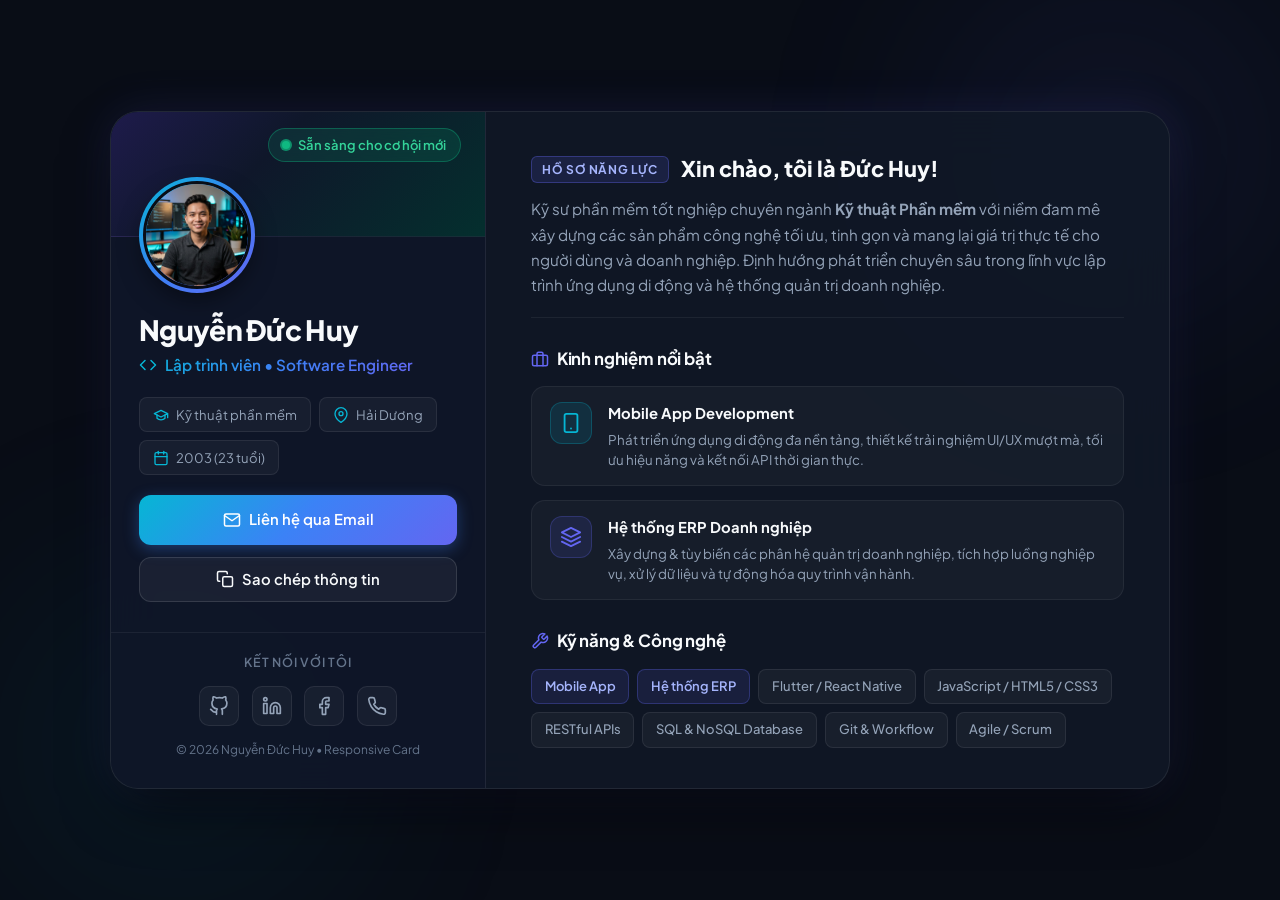
<file: BT1/index.html>
<!DOCTYPE html>
<html lang="vi">
<head>
  <meta charset="UTF-8">
  <meta name="viewport" content="width=device-width, initial-scale=1.0">
  
  <!-- Primary Meta Tags -->
  <title>Nguyễn Đức Huy - Lập trình viên | Software Engineer</title>
  <meta name="title" content="Nguyễn Đức Huy - Lập trình viên | Software Engineer">
  <meta name="description" content="Trang giới thiệu cá nhân của Nguyễn Đức Huy - Lập trình viên tốt nghiệp ngành Kỹ thuật Phần mềm, chuyên về Mobile App và hệ thống ERP.">
  <meta name="keywords" content="Nguyễn Đức Huy, Lập trình viên, Mobile App, ERP, Kỹ thuật phần mềm, Hải Dương, Portfolio, Developer">
  <meta name="author" content="Nguyễn Đức Huy">

  <!-- Open Graph / Facebook / Zalo -->
  <meta property="og:type" content="website">
  <meta property="og:url" content="./">
  <meta property="og:title" content="Nguyễn Đức Huy - Lập trình viên (Mobile App & ERP)">
  <meta property="og:description" content="Khám phá hồ sơ năng lực của Nguyễn Đức Huy - Tốt nghiệp Kỹ thuật phần mềm, lập trình viên trẻ trung, năng động và nhiệt huyết.">
  <meta property="og:image" content="./assets/avatar.jpg">

  <!-- Google Fonts -->
  <link rel="preconnect" href="https://fonts.googleapis.com">
  <link rel="preconnect" href="https://fonts.gstatic.com" crossorigin>
  <link href="https://fonts.googleapis.com/css2?family=Plus+Jakarta+Sans:wght@400;500;600;700;800&display=swap" rel="stylesheet">

  <link rel="stylesheet" href="style.css">
</head>
<body>
  <!-- Ambient background glow elements -->
  <div class="glow-sphere glow-1" aria-hidden="true"></div>
  <div class="glow-sphere glow-2" aria-hidden="true"></div>

  <main class="main-wrapper">
    <div class="card-container">
      <article class="profile-card" id="profileCard">
        
        <!-- ================= CỘT TRÁI (DESKTOP) / NHÓM NHẬN DIỆN ================= -->
        <div class="card-left">
          <!-- Header banner with gradient wave -->
          <div class="card-banner">
            <div class="banner-badge">
              <span class="status-dot"></span>
              <span>Sẵn sàng cho cơ hội mới</span>
            </div>
          </div>

          <!-- Avatar Section -->
          <div class="avatar-section">
            <div class="avatar-ring">
              <img src="./assets/avatar.jpg" alt="Chân dung Nguyễn Đức Huy" class="avatar-img" id="avatarImg" loading="lazy">
            </div>
          </div>

          <!-- Profile Identification -->
          <div class="profile-head">
            <h1 class="user-name">Nguyễn Đức Huy</h1>
            <p class="user-role">
              <span class="role-icon">
                <svg width="18" height="18" viewBox="0 0 24 24" fill="none" stroke="currentColor" stroke-width="2" stroke-linecap="round" stroke-linejoin="round"><polyline points="16 18 22 12 16 6"></polyline><polyline points="8 6 2 12 8 18"></polyline></svg>
              </span>
              Lập trình viên &bull; Software Engineer
            </p>
          </div>

          <!-- Quick Info Badges -->
          <div class="info-badges">
            <div class="info-pill" title="Học vấn">
              <svg width="16" height="16" viewBox="0 0 24 24" fill="none" stroke="currentColor" stroke-width="2" stroke-linecap="round" stroke-linejoin="round"><path d="M22 10v6M2 10l10-5 10 5-10 5z"></path><path d="M6 12v5c3 3 9 3 12 0v-5"></path></svg>
              <span>Kỹ thuật phần mềm</span>
            </div>
            <div class="info-pill" title="Quê quán">
              <svg width="16" height="16" viewBox="0 0 24 24" fill="none" stroke="currentColor" stroke-width="2" stroke-linecap="round" stroke-linejoin="round"><path d="M21 10c0 7-9 13-9 13s-9-6-9-13a9 9 0 0 1 18 0z"></path><circle cx="12" cy="10" r="3"></circle></svg>
              <span>Hải Dương</span>
            </div>
            <div class="info-pill" title="Năm sinh">
              <svg width="16" height="16" viewBox="0 0 24 24" fill="none" stroke="currentColor" stroke-width="2" stroke-linecap="round" stroke-linejoin="round"><rect x="3" y="4" width="18" height="18" rx="2" ry="2"></rect><line x1="16" y1="2" x2="16" y2="6"></line><line x1="8" y1="2" x2="8" y2="6"></line><line x1="3" y1="10" x2="21" y2="10"></line></svg>
              <span>2003 (23 tuổi)</span>
            </div>
          </div>

          <!-- Contact Actions (Nằm bên cột trái trên desktop, ở cuối trên mobile) -->
          <div class="action-buttons">
            <a href="mailto:nguyenduchuy.dev2003@gmail.com" class="btn btn-primary" id="btnContact">
              <svg width="18" height="18" viewBox="0 0 24 24" fill="none" stroke="currentColor" stroke-width="2" stroke-linecap="round" stroke-linejoin="round"><path d="M4 4h16c1.1 0 2 .9 2 2v12c0 1.1-.9 2-2 2H4c-1.1 0-2-.9-2-2V6c0-1.1.9-2 2-2z"></path><polyline points="22,6 12,13 2,6"></polyline></svg>
              <span>Liên hệ qua Email</span>
            </a>
            <button type="button" class="btn btn-secondary" id="btnCopyInfo" title="Sao chép thông tin tóm tắt">
              <svg width="18" height="18" viewBox="0 0 24 24" fill="none" stroke="currentColor" stroke-width="2" stroke-linecap="round" stroke-linejoin="round"><rect x="9" y="9" width="13" height="13" rx="2" ry="2"></rect><path d="M5 15H4a2 2 0 0 1-2-2V4a2 2 0 0 1 2-2h9a2 2 0 0 1 2 2v1"></path></svg>
              <span>Sao chép thông tin</span>
            </button>
          </div>

          <!-- Social Links Footer -->
          <footer class="social-footer">
            <p class="social-label">Kết nối với tôi</p>
            <div class="social-icons">
              <!-- GitHub -->
              <a href="https://github.com" target="_blank" rel="noopener noreferrer" class="social-link" title="GitHub" aria-label="GitHub">
                <svg width="20" height="20" viewBox="0 0 24 24" fill="none" stroke="currentColor" stroke-width="2" stroke-linecap="round" stroke-linejoin="round"><path d="M9 19c-5 1.5-5-2.5-7-3m14 6v-3.87a3.37 3.37 0 0 0-.94-2.61c3.14-.35 6.44-1.54 6.44-7A5.44 5.44 0 0 0 20 4.77 5.07 5.07 0 0 0 19.91 1S18.73.65 16 2.48a13.38 13.38 0 0 0-7 0C6.27.65 5.09 1 5.09 1A5.07 5.07 0 0 0 5 4.77a5.44 5.44 0 0 0-1.5 3.78c0 5.42 3.3 6.61 6.44 7A3.37 3.37 0 0 0 9 18.13V22"></path></svg>
              </a>
              <!-- LinkedIn -->
              <a href="https://linkedin.com" target="_blank" rel="noopener noreferrer" class="social-link" title="LinkedIn" aria-label="LinkedIn">
                <svg width="20" height="20" viewBox="0 0 24 24" fill="none" stroke="currentColor" stroke-width="2" stroke-linecap="round" stroke-linejoin="round"><path d="M16 8a6 6 0 0 1 6 6v7h-4v-7a2 2 0 0 0-2-2 2 2 0 0 0-2 2v7h-4v-7a6 6 0 0 1 6-6z"></path><rect x="2" y="9" width="4" height="12"></rect><circle cx="4" cy="4" r="2"></circle></svg>
              </a>
              <!-- Facebook -->
              <a href="https://facebook.com" target="_blank" rel="noopener noreferrer" class="social-link" title="Facebook" aria-label="Facebook">
                <svg width="20" height="20" viewBox="0 0 24 24" fill="none" stroke="currentColor" stroke-width="2" stroke-linecap="round" stroke-linejoin="round"><path d="M18 2h-3a5 5 0 0 0-5 5v3H7v4h3v8h4v-8h3l1-4h-4V7a1 1 0 0 1 1-1h3z"></path></svg>
              </a>
              <!-- Phone / Zalo -->
              <a href="tel:0987654321" class="social-link" title="Số điện thoại / Zalo" aria-label="Số điện thoại">
                <svg width="20" height="20" viewBox="0 0 24 24" fill="none" stroke="currentColor" stroke-width="2" stroke-linecap="round" stroke-linejoin="round"><path d="M22 16.92v3a2 2 0 0 1-2.18 2 19.79 19.79 0 0 1-8.63-3.07 19.5 19.5 0 0 1-6-6 19.79 19.79 0 0 1-3.07-8.67A2 2 0 0 1 4.11 2h3a2 2 0 0 1 2 1.72 12.84 12.84 0 0 0 .7 2.81 2 2 0 0 1-.45 2.11L8.09 9.91a16 16 0 0 0 6 6l1.27-1.27a2 2 0 0 1 2.11-.45 12.84 12.84 0 0 0 2.81.7A2 2 0 0 1 22 16.92z"></path></svg>
              </a>
            </div>
            <p class="copyright-note">&copy; 2026 Nguyễn Đức Huy &bull; Responsive Card</p>
          </footer>
        </div>

        <!-- ================= CỘT PHẢI (DESKTOP) / NỘI DUNG CHI TIẾT ================= -->
        <div class="card-right">
          <!-- Bio / Introduction text -->
          <div class="bio-section">
            <div class="bio-header">
              <span class="bio-badge">Hồ sơ năng lực</span>
              <h2 class="bio-title">Xin chào, tôi là Đức Huy!</h2>
            </div>
            <p class="profile-bio">
              Kỹ sư phần mềm tốt nghiệp chuyên ngành <strong>Kỹ thuật Phần mềm</strong> với niềm đam mê xây dựng các sản phẩm công nghệ tối ưu, tinh gọn và mang lại giá trị thực tế cho người dùng và doanh nghiệp. Định hướng phát triển chuyên sâu trong lĩnh vực lập trình ứng dụng di động và hệ thống quản trị doanh nghiệp.
            </p>
          </div>

          <!-- Core Experience Section -->
          <section class="experience-section">
            <h3 class="section-title">
              <svg width="18" height="18" viewBox="0 0 24 24" fill="none" stroke="currentColor" stroke-width="2" stroke-linecap="round" stroke-linejoin="round"><rect x="2" y="7" width="20" height="14" rx="2" ry="2"></rect><path d="M16 21V5a2 2 0 0 0-2-2h-4a2 2 0 0 0-2 2v16"></path></svg>
              Kinh nghiệm nổi bật
            </h3>

            <div class="exp-grid">
              <div class="exp-card">
                <div class="exp-icon-box mobile-box">
                  <svg width="22" height="22" viewBox="0 0 24 24" fill="none" stroke="currentColor" stroke-width="2" stroke-linecap="round" stroke-linejoin="round"><rect x="5" y="2" width="14" height="20" rx="2" ry="2"></rect><line x1="12" y1="18" x2="12.01" y2="18"></line></svg>
                </div>
                <div class="exp-info">
                  <h4 class="exp-role">Mobile App Development</h4>
                  <p class="exp-desc">Phát triển ứng dụng di động đa nền tảng, thiết kế trải nghiệm UI/UX mượt mà, tối ưu hiệu năng và kết nối API thời gian thực.</p>
                </div>
              </div>

              <div class="exp-card">
                <div class="exp-icon-box erp-box">
                  <svg width="22" height="22" viewBox="0 0 24 24" fill="none" stroke="currentColor" stroke-width="2" stroke-linecap="round" stroke-linejoin="round"><polygon points="12 2 2 7 12 12 22 7 12 2"></polygon><polyline points="2 17 12 22 22 17"></polyline><polyline points="2 12 12 17 22 12"></polyline></svg>
                </div>
                <div class="exp-info">
                  <h4 class="exp-role">Hệ thống ERP Doanh nghiệp</h4>
                  <p class="exp-desc">Xây dựng & tùy biến các phân hệ quản trị doanh nghiệp, tích hợp luồng nghiệp vụ, xử lý dữ liệu và tự động hóa quy trình vận hành.</p>
                </div>
              </div>
            </div>
          </section>

          <!-- Skills Badges -->
          <section class="skills-section">
            <h3 class="section-title">
              <svg width="18" height="18" viewBox="0 0 24 24" fill="none" stroke="currentColor" stroke-width="2" stroke-linecap="round" stroke-linejoin="round"><path d="M14.7 6.3a1 1 0 0 0 0 1.4l1.6 1.6a1 1 0 0 0 1.4 0l3.77-3.77a6 6 0 0 1-7.94 7.94l-6.91 6.91a2.12 2.12 0 0 1-3-3l6.91-6.91a6 6 0 0 1 7.94-7.94l-3.76 3.76z"></path></svg>
              Kỹ năng & Công nghệ
            </h3>
            <div class="skills-wrap">
              <span class="skill-tag highlighted">Mobile App</span>
              <span class="skill-tag highlighted">Hệ thống ERP</span>
              <span class="skill-tag">Flutter / React Native</span>
              <span class="skill-tag">JavaScript / HTML5 / CSS3</span>
              <span class="skill-tag">RESTful APIs</span>
              <span class="skill-tag">SQL & NoSQL Database</span>
              <span class="skill-tag">Git & Workflow</span>
              <span class="skill-tag">Agile / Scrum</span>
            </div>
          </section>
        </div>

      </article>
    </div>
  </main>

  <!-- Toast Notification -->
  <div class="toast-container" id="toast" role="alert" aria-live="polite">
    <svg width="18" height="18" viewBox="0 0 24 24" fill="none" stroke="currentColor" stroke-width="2.5" stroke-linecap="round" stroke-linejoin="round"><polyline points="20 6 9 17 4 12"></polyline></svg>
    <span id="toastMsg">Đã sao chép thông tin vào bộ nhớ tạm!</span>
  </div>

  <script src="script.js"></script>
</body>
</html>
</file>
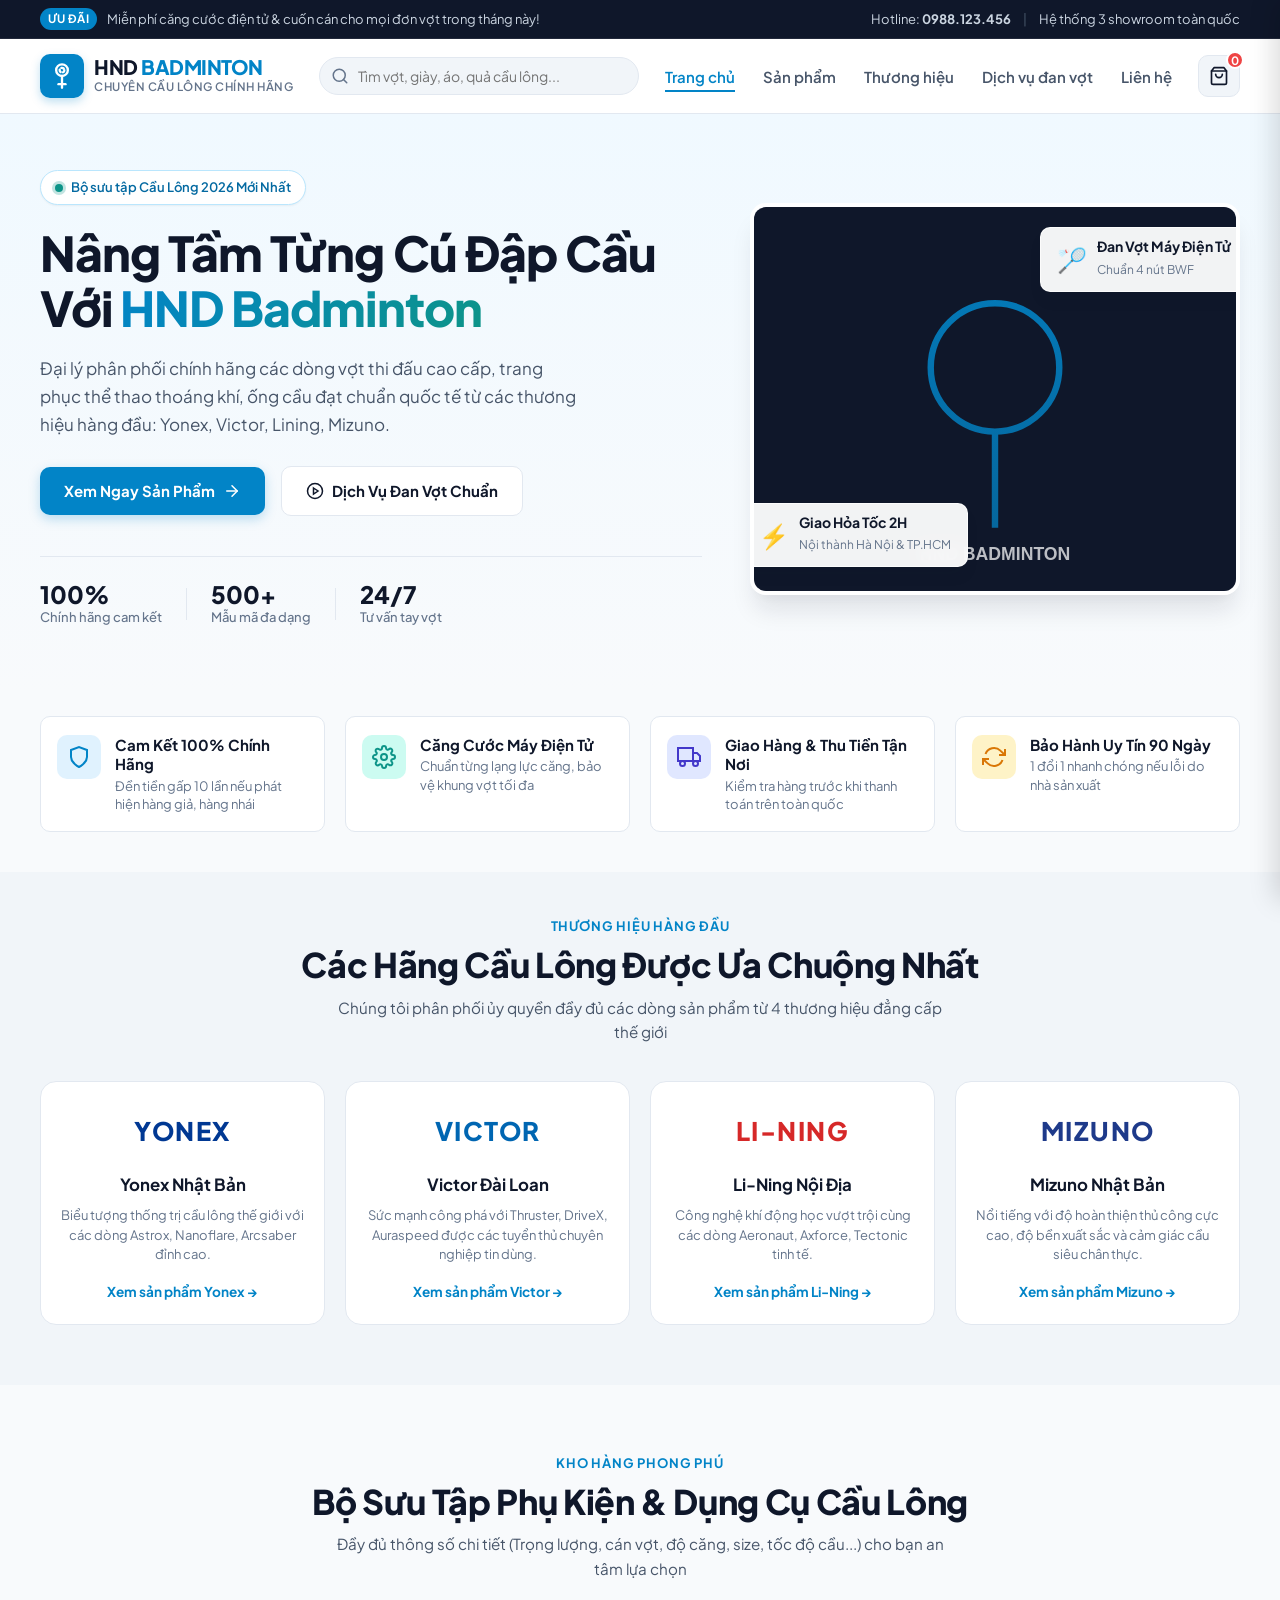
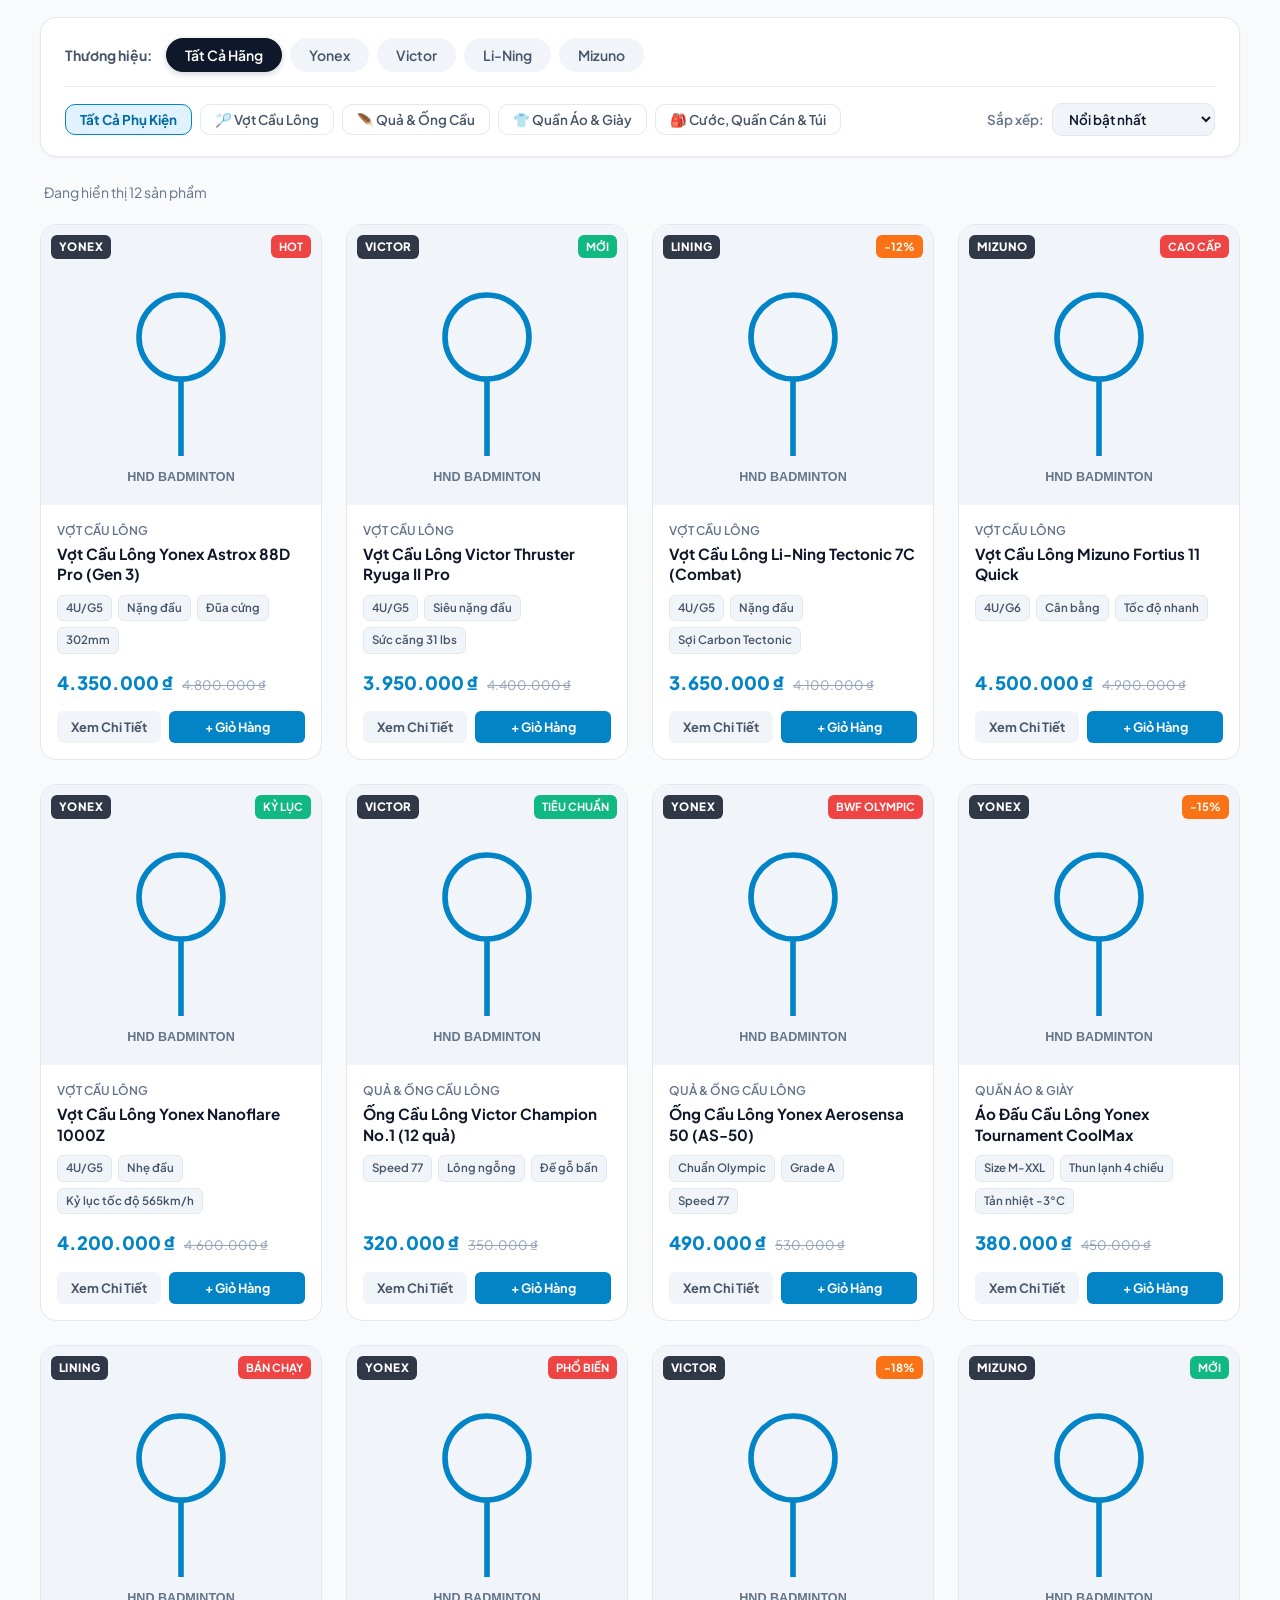
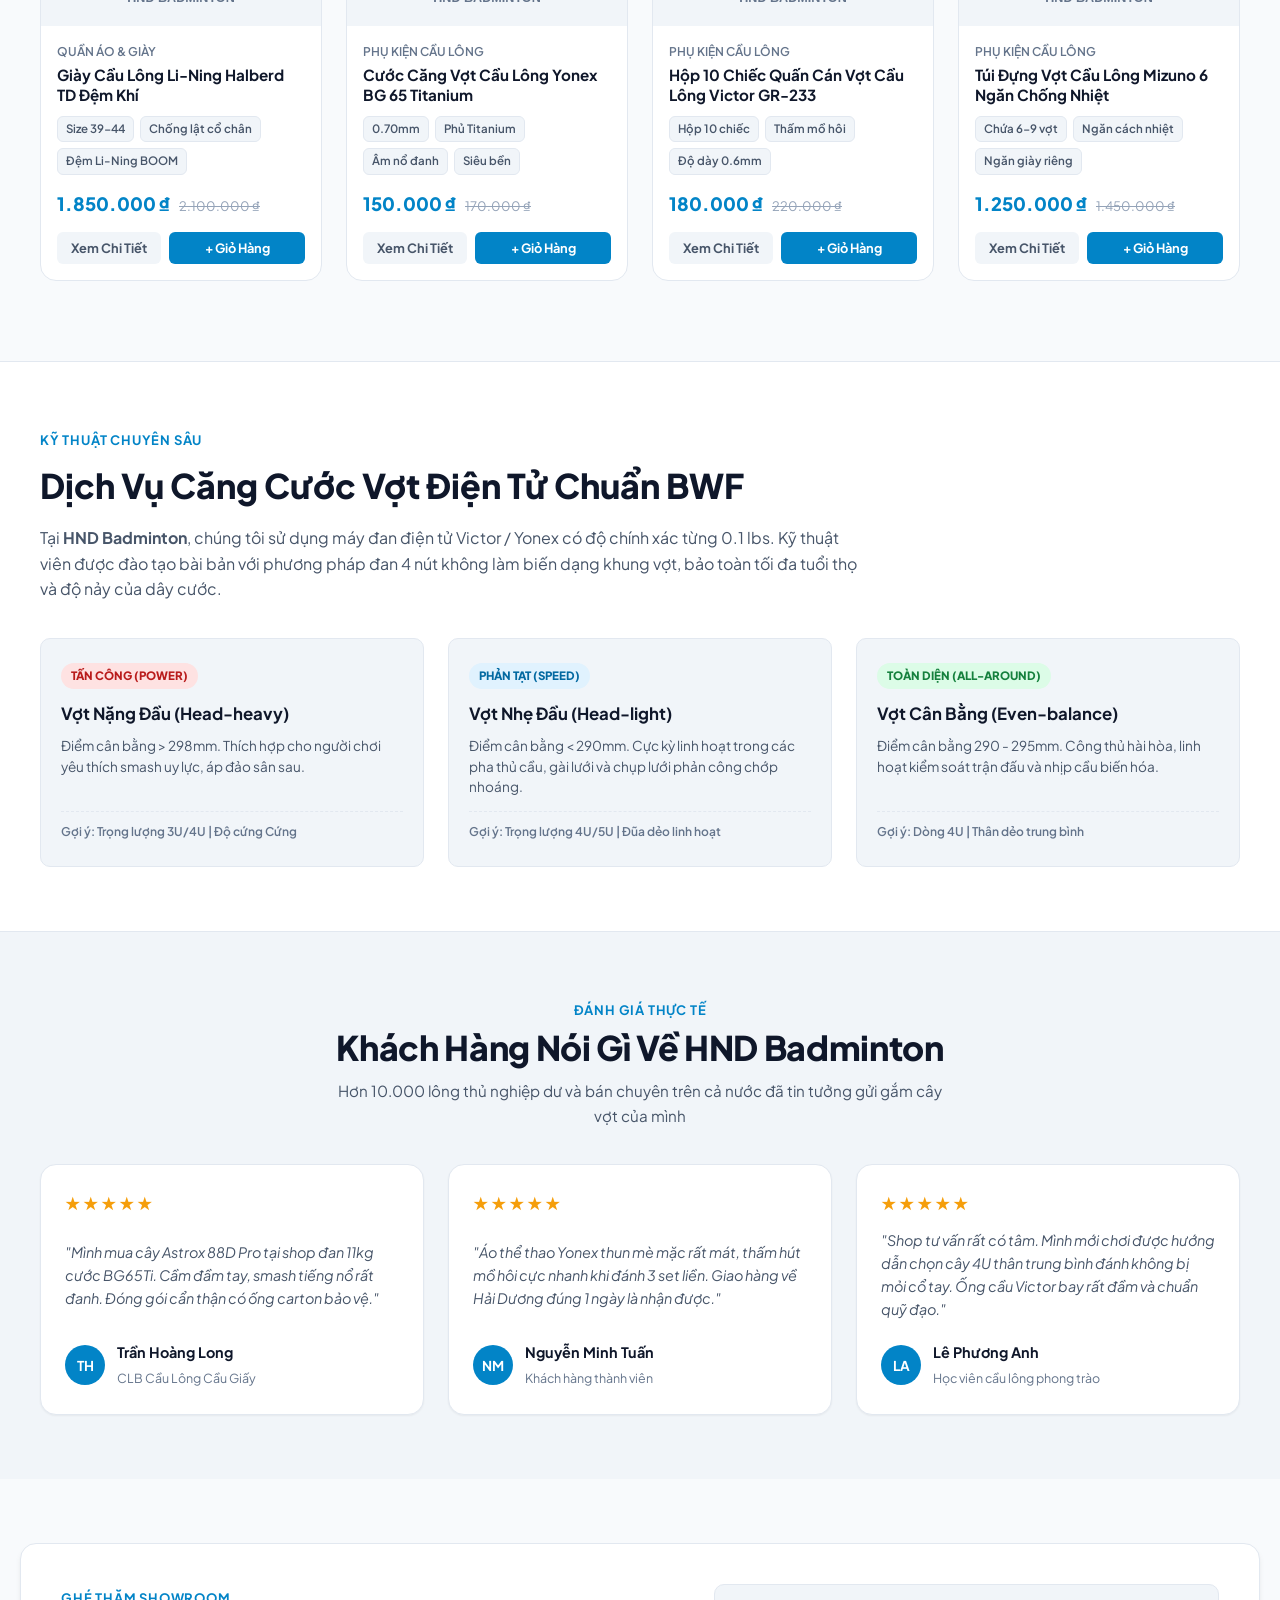
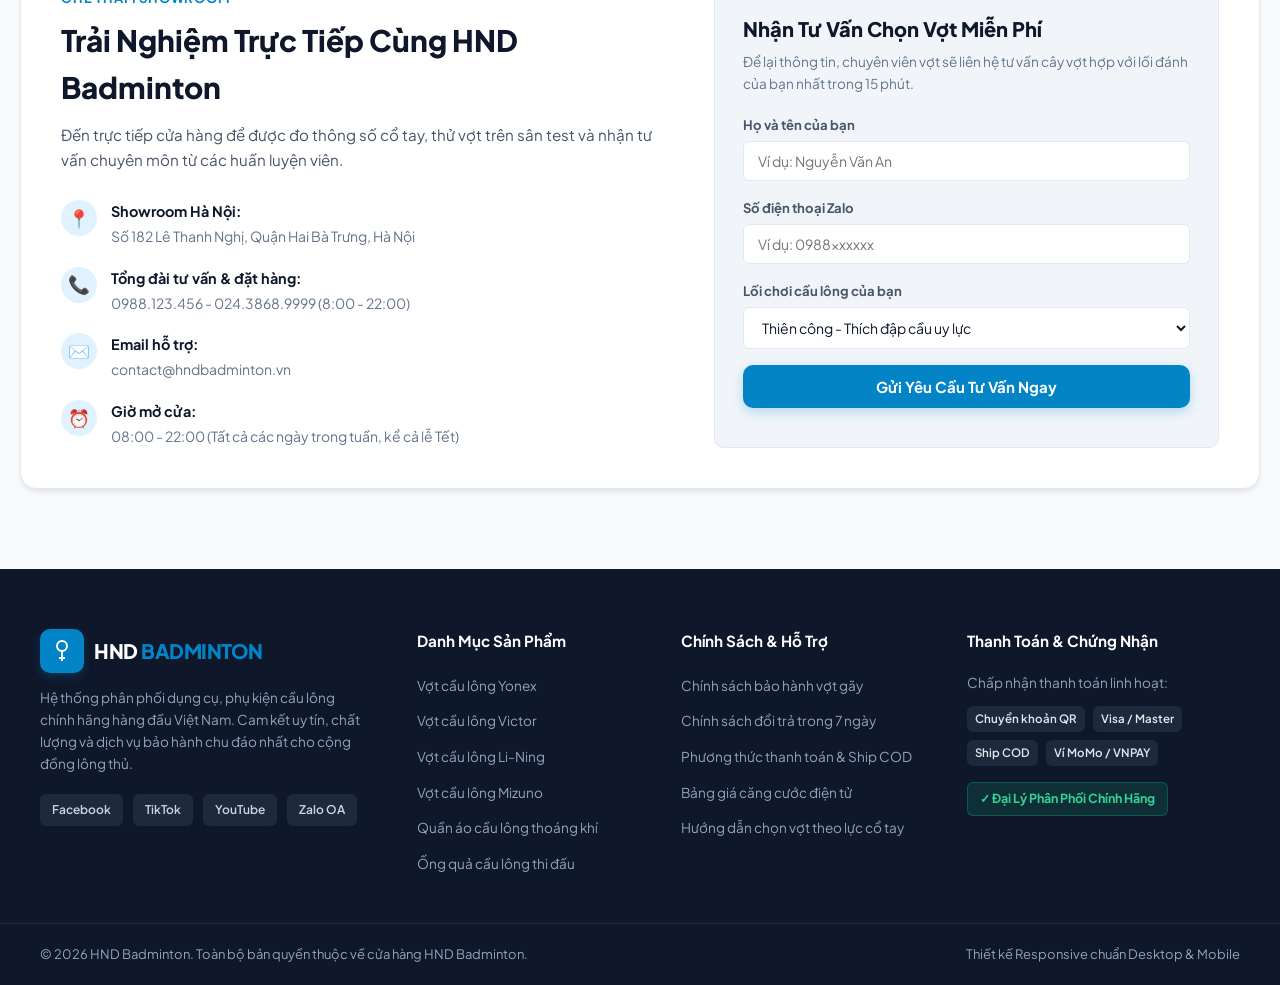
<file: BT2/index.html>
<!DOCTYPE html>
<html lang="vi">
<head>
  <meta charset="UTF-8">
  <meta name="viewport" content="width=device-width, initial-scale=1.0">
  
  <!-- Primary Meta Tags -->
  <title>HND Badminton - Thế Giới Phụ Kiện & Dụng Cụ Cầu Lông Chính Hãng</title>
  <meta name="title" content="HND Badminton - Thế Giới Phụ Kiện & Dụng Cụ Cầu Lông Chính Hãng">
  <meta name="description" content="Chuyên cung cấp vợt cầu lông, giày, quần áo, quả cầu lông và phụ kiện chính hãng Yonex, Victor, Lining, Mizuno. Dịch vụ căng vợt điện tử chuẩn thi đấu.">
  
  <!-- Google Fonts: Plus Jakarta Sans -->
  <link rel="preconnect" href="https://fonts.googleapis.com">
  <link rel="preconnect" href="https://fonts.gstatic.com" crossorigin>
  <link href="https://fonts.googleapis.com/css2?family=Plus+Jakarta+Sans:wght@400;500;600;700;800&display=swap" rel="stylesheet">
  
  <!-- Main Stylesheet -->
  <link rel="stylesheet" href="style.css">
</head>
<body>

  <!-- Top Announcement Bar -->
  <div class="top-bar">
    <div class="container top-bar-inner">
      <div class="top-bar-left">
        <span class="badge-pill">Ưu đãi</span>
        <span>Miễn phí căng cước điện tử & cuốn cán cho mọi đơn vợt trong tháng này!</span>
      </div>
      <div class="top-bar-right">
        <span>Hotline: <strong>0988.123.456</strong></span>
        <span class="divider">|</span>
        <span>Hệ thống 3 showroom toàn quốc</span>
      </div>
    </div>
  </div>

  <!-- Header & Navigation -->
  <header class="site-header" id="siteHeader">
    <div class="container header-inner">
      <!-- Logo -->
      <a href="#" class="brand-logo" aria-label="HND Badminton Trang Chủ">
        <div class="logo-icon">
          <svg viewBox="0 0 24 24" width="28" height="28" fill="none" stroke="currentColor" stroke-width="2" stroke-linecap="round" stroke-linejoin="round">
            <!-- Badminton Racket / Shuttlecock Modern Mark -->
            <circle cx="12" cy="7" r="5"></circle>
            <path d="M12 12v10"></path>
            <path d="M9 19h6"></path>
            <circle cx="12" cy="7" r="2" stroke-dasharray="2 2"></circle>
          </svg>
        </div>
        <div class="logo-text">
          <span class="logo-title">HND <span>BADMINTON</span></span>
          <span class="logo-subtitle">Chuyên Cầu Lông Chính Hãng</span>
        </div>
      </a>

      <!-- Search Bar (Desktop) -->
      <div class="header-search">
        <svg class="search-icon" width="18" height="18" viewBox="0 0 24 24" fill="none" stroke="currentColor" stroke-width="2" stroke-linecap="round" stroke-linejoin="round">
          <circle cx="11" cy="11" r="8"></circle>
          <line x1="21" y1="21" x2="16.65" y2="16.65"></line>
        </svg>
        <input type="text" id="searchInput" placeholder="Tìm vợt, giày, áo, quả cầu lông..." autocomplete="off">
        <button type="button" id="clearSearchBtn" class="clear-btn" aria-label="Xóa tìm kiếm" hidden>&times;</button>
      </div>

      <!-- Navigation Links -->
      <nav class="main-nav" id="mainNav">
        <ul class="nav-list">
          <li><a href="#hero" class="nav-link active">Trang chủ</a></li>
          <li><a href="#products" class="nav-link">Sản phẩm</a></li>
          <li><a href="#brands" class="nav-link">Thương hiệu</a></li>
          <li><a href="#services" class="nav-link">Dịch vụ đan vợt</a></li>
          <li><a href="#contact" class="nav-link">Liên hệ</a></li>
        </ul>
      </nav>

      <!-- Action Buttons -->
      <div class="header-actions">
        <button class="action-btn cart-btn" id="cartBtn" aria-label="Giỏ hàng">
          <svg width="20" height="20" viewBox="0 0 24 24" fill="none" stroke="currentColor" stroke-width="2" stroke-linecap="round" stroke-linejoin="round">
            <path d="M6 2L3 6v14a2 2 0 0 0 2 2h14a2 2 0 0 0 2-2V6l-3-4z"></path>
            <line x1="3" y1="6" x2="21" y2="6"></line>
            <path d="M16 10a4 4 0 0 1-8 0"></path>
          </svg>
          <span class="cart-count" id="cartCount">0</span>
        </button>

        <!-- Mobile Menu Toggle Button (Visible on F12 / Mobile) -->
        <button class="mobile-toggle-btn" id="mobileToggleBtn" aria-label="Mở Menu điều hướng">
          <span class="bar"></span>
          <span class="bar"></span>
          <span class="bar"></span>
        </button>
      </div>
    </div>

    <!-- Mobile Search Bar (Appears under header in mobile view) -->
    <div class="mobile-search-wrapper">
      <div class="mobile-search-box">
        <svg width="16" height="16" viewBox="0 0 24 24" fill="none" stroke="currentColor" stroke-width="2">
          <circle cx="11" cy="11" r="8"></circle>
          <line x1="21" y1="21" x2="16.65" y2="16.65"></line>
        </svg>
        <input type="text" id="mobileSearchInput" placeholder="Tìm kiếm sản phẩm...">
      </div>
    </div>
  </header>

  <!-- Mobile Navigation Drawer Overlay -->
  <div class="drawer-overlay" id="drawerOverlay"></div>
  <div class="mobile-drawer" id="mobileDrawer">
    <div class="drawer-header">
      <div class="drawer-logo">HND <span>BADMINTON</span></div>
      <button class="close-drawer-btn" id="closeDrawerBtn">&times;</button>
    </div>
    <nav class="drawer-nav">
      <a href="#hero" class="drawer-link">Trang chủ</a>
      <a href="#products" class="drawer-link">Tất cả sản phẩm</a>
      <a href="#brands" class="drawer-link">Thương hiệu</a>
      <a href="#services" class="drawer-link">Dịch vụ căng cước</a>
      <a href="#contact" class="drawer-link">Tư vấn & Liên hệ</a>
    </nav>
    <div class="drawer-contact">
      <p>📞 Hotline hỗ trợ: <strong>0988.123.456</strong></p>
      <p>📍 CS1: 182 Lê Thanh Nghị, Hai Bà Trưng, Hà Nội</p>
    </div>
  </div>

  <main>
    <!-- HERO SECTION -->
    <section class="hero-section" id="hero">
      <div class="container hero-grid">
        <div class="hero-content">
          <div class="hero-badge">
            <span class="pulse-dot"></span>
            <span>Bộ sưu tập Cầu Lông 2026 Mới Nhất</span>
          </div>
          <h1 class="hero-title">
            Nâng Tầm Từng Cú Đập Cầu Với <span class="highlight">HND Badminton</span>
          </h1>
          <p class="hero-description">
            Đại lý phân phối chính hãng các dòng vợt thi đấu cao cấp, trang phục thể thao thoáng khí, ống cầu đạt chuẩn quốc tế từ các thương hiệu hàng đầu: Yonex, Victor, Lining, Mizuno.
          </p>

          <div class="hero-actions">
            <a href="#products" class="btn btn-primary">
              <span>Xem Ngay Sản Phẩm</span>
              <svg width="18" height="18" viewBox="0 0 24 24" fill="none" stroke="currentColor" stroke-width="2" stroke-linecap="round" stroke-linejoin="round">
                <line x1="5" y1="12" x2="19" y2="12"></line>
                <polyline points="12 5 19 12 12 19"></polyline>
              </svg>
            </a>
            <a href="#services" class="btn btn-outline">
              <svg width="18" height="18" viewBox="0 0 24 24" fill="none" stroke="currentColor" stroke-width="2">
                <circle cx="12" cy="12" r="10"></circle>
                <polygon points="10 8 16 12 10 16 10 8"></polygon>
              </svg>
              <span>Dịch Vụ Đan Vợt Chuẩn</span>
            </a>
          </div>

          <!-- Quick Statistics -->
          <div class="hero-stats">
            <div class="stat-item">
              <span class="stat-number">100%</span>
              <span class="stat-label">Chính hãng cam kết</span>
            </div>
            <div class="stat-separator"></div>
            <div class="stat-item">
              <span class="stat-number">500+</span>
              <span class="stat-label">Mẫu mã đa dạng</span>
            </div>
            <div class="stat-separator"></div>
            <div class="stat-item">
              <span class="stat-number">24/7</span>
              <span class="stat-label">Tư vấn tay vợt</span>
            </div>
          </div>
        </div>

        <div class="hero-visual">
          <div class="hero-card-showcase">
            <img src="https://images.unsplash.com/photo-1626224583764-f87db24ac4ea?auto=format&fit=crop&w=900&q=80" alt="Vợt và quả cầu lông thể thao" class="hero-img" loading="eager" onerror="this.onerror=null; this.src='data:image/svg+xml;utf8,<svg xmlns=\'http://www.w3.org/2000/svg\' width=\'600\' height=\'480\' viewBox=\'0 0 600 480\'><rect fill=\'%230f172a\' width=\'600\' height=\'480\'/><circle cx=\'300\' cy=\'200\' r=\'80\' fill=\'none\' stroke=\'%230284c7\' stroke-width=\'8\'/><line x1=\'300\' y1=\'280\' x2=\'300\' y2=\'400\' stroke=\'%230284c7\' stroke-width=\'8\'/><text x=\'300\' y=\'440\' font-family=\'sans-serif\' font-size=\'22\' font-weight=\'bold\' fill=\'%23ffffff\' text-anchor=\'middle\'>HND BADMINTON</text></svg>';">
            <div class="hero-card-overlay"></div>
            <!-- Floating Feature Pills -->
            <div class="floating-pill pill-top">
              <span class="pill-icon">🏸</span>
              <div class="pill-text">
                <strong>Đan Vợt Máy Điện Tử</strong>
                <small>Chuẩn 4 nút BWF</small>
              </div>
            </div>
            <div class="floating-pill pill-bottom">
              <span class="pill-icon">⚡</span>
              <div class="pill-text">
                <strong>Giao Hỏa Tốc 2H</strong>
                <small>Nội thành Hà Nội & TP.HCM</small>
              </div>
            </div>
          </div>
        </div>
      </div>
    </section>

    <!-- VALUE PROPOSITIONS (USP SECTION) -->
    <section class="features-bar">
      <div class="container">
        <div class="features-grid">
          <div class="feature-item">
            <div class="feature-icon bg-blue">
              <svg width="24" height="24" viewBox="0 0 24 24" fill="none" stroke="currentColor" stroke-width="2"><path d="M12 22s8-4 8-10V5l-8-3-8 3v7c0 6 8 10 8 10z"></path></svg>
            </div>
            <div class="feature-text">
              <h4>Cam Kết 100% Chính Hãng</h4>
              <p>Đền tiền gấp 10 lần nếu phát hiện hàng giả, hàng nhái</p>
            </div>
          </div>

          <div class="feature-item">
            <div class="feature-icon bg-teal">
              <svg width="24" height="24" viewBox="0 0 24 24" fill="none" stroke="currentColor" stroke-width="2"><circle cx="12" cy="12" r="3"></circle><path d="M19.4 15a1.65 1.65 0 0 0 .33 1.82l.06.06a2 2 0 0 1 0 2.83 2 2 0 0 1-2.83 0l-.06-.06a1.65 1.65 0 0 0-1.82-.33 1.65 1.65 0 0 0-1 1.51V21a2 2 0 0 1-2 2 2 2 0 0 1-2-2v-.09A1.65 1.65 0 0 0 9 19.4a1.65 1.65 0 0 0-1.82.33l-.06.06a2 2 0 0 1-2.83 0 2 2 0 0 1 0-2.83l.06-.06a1.65 1.65 0 0 0 .33-1.82 1.65 1.65 0 0 0-1.51-1H3a2 2 0 0 1-2-2 2 2 0 0 1 2-2h.09A1.65 1.65 0 0 0 4.6 9a1.65 1.65 0 0 0-.33-1.82l-.06-.06a2 2 0 0 1 0-2.83 2 2 0 0 1 2.83 0l.06.06a1.65 1.65 0 0 0 1.82.33H9a1.65 1.65 0 0 0 1-1.51V3a2 2 0 0 1 2-2 2 2 0 0 1 2 2v.09a1.65 1.65 0 0 0 1 1.51 1.65 1.65 0 0 0 1.82-.33l.06-.06a2 2 0 0 1 2.83 0 2 2 0 0 1 0 2.83l-.06.06a1.65 1.65 0 0 0-.33 1.82V9a1.65 1.65 0 0 0 1.51 1H21a2 2 0 0 1 2 2 2 2 0 0 1-2 2h-.09a1.65 1.65 0 0 0-1.51 1z"></path></svg>
            </div>
            <div class="feature-text">
              <h4>Căng Cước Máy Điện Tử</h4>
              <p>Chuẩn từng lạng lực căng, bảo vệ khung vợt tối đa</p>
            </div>
          </div>

          <div class="feature-item">
            <div class="feature-icon bg-indigo">
              <svg width="24" height="24" viewBox="0 0 24 24" fill="none" stroke="currentColor" stroke-width="2"><rect x="1" y="3" width="15" height="13"></rect><polygon points="16 8 20 8 23 11 23 16 16 16 16 8"></polygon><circle cx="5.5" cy="18.5" r="2.5"></circle><circle cx="18.5" cy="18.5" r="2.5"></circle></svg>
            </div>
            <div class="feature-text">
              <h4>Giao Hàng & Thu Tiền Tận Nơi</h4>
              <p>Kiểm tra hàng trước khi thanh toán trên toàn quốc</p>
            </div>
          </div>

          <div class="feature-item">
            <div class="feature-icon bg-amber">
              <svg width="24" height="24" viewBox="0 0 24 24" fill="none" stroke="currentColor" stroke-width="2"><polyline points="23 4 23 10 17 10"></polyline><polyline points="1 20 1 14 7 14"></polyline><path d="M3.51 9a9 9 0 0 1 14.85-3.36L23 10M1 14l4.64 4.36A9 9 0 0 0 20.49 15"></path></svg>
            </div>
            <div class="feature-text">
              <h4>Bảo Hành Uy Tín 90 Ngày</h4>
              <p>1 đổi 1 nhanh chóng nếu lỗi do nhà sản xuất</p>
            </div>
          </div>
        </div>
      </div>
    </section>

    <!-- BRAND SHOWCASE SECTION -->
    <section class="brands-section" id="brands">
      <div class="container">
        <div class="section-head text-center">
          <span class="section-tag">Thương Hiệu Hàng Đầu</span>
          <h2 class="section-title">Các Hãng Cầu Lông Được Ưa Chuộng Nhất</h2>
          <p class="section-sub">Chúng tôi phân phối ủy quyền đầy đủ các dòng sản phẩm từ 4 thương hiệu đẳng cấp thế giới</p>
        </div>

        <div class="brand-cards-grid">
          <!-- Yonex -->
          <div class="brand-show-card" data-brand="Yonex">
            <div class="brand-logo-wrap">
              <span class="brand-text-logo yonex-color">YONEX</span>
            </div>
            <h3>Yonex Nhật Bản</h3>
            <p>Biểu tượng thống trị cầu lông thế giới với các dòng Astrox, Nanoflare, Arcsaber đỉnh cao.</p>
            <button class="filter-by-brand-btn" data-brand="Yonex">Xem sản phẩm Yonex &rarr;</button>
          </div>

          <!-- Victor -->
          <div class="brand-show-card" data-brand="Victor">
            <div class="brand-logo-wrap">
              <span class="brand-text-logo victor-color">VICTOR</span>
            </div>
            <h3>Victor Đài Loan</h3>
            <p>Sức mạnh công phá với Thruster, DriveX, Auraspeed được các tuyển thủ chuyên nghiệp tin dùng.</p>
            <button class="filter-by-brand-btn" data-brand="Victor">Xem sản phẩm Victor &rarr;</button>
          </div>

          <!-- Lining -->
          <div class="brand-show-card" data-brand="Lining">
            <div class="brand-logo-wrap">
              <span class="brand-text-logo lining-color">LI-NING</span>
            </div>
            <h3>Li-Ning Nội Địa</h3>
            <p>Công nghệ khí động học vượt trội cùng các dòng Aeronaut, Axforce, Tectonic tinh tế.</p>
            <button class="filter-by-brand-btn" data-brand="Lining">Xem sản phẩm Li-Ning &rarr;</button>
          </div>

          <!-- Mizuno -->
          <div class="brand-show-card" data-brand="Mizuno">
            <div class="brand-logo-wrap">
              <span class="brand-text-logo mizuno-color">MIZUNO</span>
            </div>
            <h3>Mizuno Nhật Bản</h3>
            <p>Nổi tiếng với độ hoàn thiện thủ công cực cao, độ bền xuất sắc và cảm giác cầu siêu chân thực.</p>
            <button class="filter-by-brand-btn" data-brand="Mizuno">Xem sản phẩm Mizuno &rarr;</button>
          </div>
        </div>
      </div>
    </section>

    <!-- PRODUCTS CATALOG SECTION -->
    <section class="products-section" id="products">
      <div class="container">
        <div class="section-head text-center">
          <span class="section-tag">Kho Hàng Phong Phú</span>
          <h2 class="section-title">Bộ Sưu Tập Phụ Kiện & Dụng Cụ Cầu Lông</h2>
          <p class="section-sub">Đầy đủ thông số chi tiết (Trọng lượng, cán vợt, độ căng, size, tốc độ cầu...) cho bạn an tâm lựa chọn</p>
        </div>

        <!-- Filter Controls Container -->
        <div class="filter-controls-card">
          <!-- 1. Brand Tabs -->
          <div class="filter-group">
            <span class="filter-label">Thương hiệu:</span>
            <div class="brand-filter-tabs" id="brandFilterTabs" role="tablist">
              <button class="brand-tab active" data-brand="all">Tất Cả Hãng</button>
              <button class="brand-tab" data-brand="Yonex">Yonex</button>
              <button class="brand-tab" data-brand="Victor">Victor</button>
              <button class="brand-tab" data-brand="Lining">Li-Ning</button>
              <button class="brand-tab" data-brand="Mizuno">Mizuno</button>
            </div>
          </div>

          <!-- 2. Category Filter Pills & Sorter -->
          <div class="filter-row-secondary">
            <div class="category-pills" id="categoryFilterPills">
              <button class="cat-pill active" data-category="all">Tất Cả Phụ Kiện</button>
              <button class="cat-pill" data-category="vot">🏸 Vợt Cầu Lông</button>
              <button class="cat-pill" data-category="cau">🪶 Quả & Ống Cầu</button>
              <button class="cat-pill" data-category="quanao">👕 Quần Áo & Giày</button>
              <button class="cat-pill" data-category="phukien">🎒 Cước, Quấn Cán & Túi</button>
            </div>

            <!-- Sort By Price / Popularity -->
            <div class="sort-wrapper">
              <label for="sortSelect">Sắp xếp:</label>
              <select id="sortSelect" class="sort-select">
                <option value="featured">Nổi bật nhất</option>
                <option value="price-asc">Giá: Thấp đến Cao</option>
                <option value="price-desc">Giá: Cao đến Thấp</option>
                <option value="name-asc">Tên: A &rarr; Z</option>
              </select>
            </div>
          </div>
        </div>

        <!-- Active Filter Indicator & Count Bar -->
        <div class="filter-status-bar">
          <span id="productResultCount">Đang hiển thị 12 sản phẩm</span>
          <button id="resetFiltersBtn" class="reset-filter-btn" style="display: none;">
            <span>Xóa bộ lọc</span> &times;
          </button>
        </div>

        <!-- Product Cards Grid -->
        <div class="product-grid" id="productGrid">
          <!-- Dynamic Products populated by script.js with full attributes -->
        </div>

        <!-- Empty State -->
        <div class="empty-state" id="emptyState" style="display: none;">
          <div class="empty-icon">🏸</div>
          <h3>Không tìm thấy sản phẩm phù hợp</h3>
          <p>Hãy thử tìm với từ khóa khác hoặc chuyển bộ lọc về "Tất Cả Hãng".</p>
          <button class="btn btn-primary" id="emptyResetBtn">Xem Tất Cả Sản Phẩm</button>
        </div>
      </div>
    </section>

    <!-- PROFESSIONAL STRINGER & RACQUET GUIDE SECTION -->
    <section class="services-section" id="services">
      <div class="container">
        <div class="services-wrapper">
          <div class="services-info">
            <span class="section-tag">Kỹ Thuật Chuyên Sâu</span>
            <h2 class="services-title">Dịch Vụ Căng Cước Vợt Điện Tử Chuẩn BWF</h2>
            <p class="services-desc">
              Tại <strong>HND Badminton</strong>, chúng tôi sử dụng máy đan điện tử Victor / Yonex có độ chính xác từng 0.1 lbs. Kỹ thuật viên được đào tạo bài bản với phương pháp đan 4 nút không làm biến dạng khung vợt, bảo toàn tối đa tuổi thọ và độ nảy của dây cước.
            </p>

            <div class="guide-grid">
              <div class="guide-card">
                <div class="guide-badge red">Tấn Công (Power)</div>
                <h4>Vợt Nặng Đầu (Head-heavy)</h4>
                <p>Điểm cân bằng > 298mm. Thích hợp cho người chơi yêu thích smash uy lực, áp đảo sân sau.</p>
                <small class="guide-spec">Gợi ý: Trọng lượng 3U/4U | Độ cứng Cứng</small>
              </div>

              <div class="guide-card">
                <div class="guide-badge blue">Phản Tạt (Speed)</div>
                <h4>Vợt Nhẹ Đầu (Head-light)</h4>
                <p>Điểm cân bằng < 290mm. Cực kỳ linh hoạt trong các pha thủ cầu, gài lưới và chụp lưới phản công chớp nhoáng.</p>
                <small class="guide-spec">Gợi ý: Trọng lượng 4U/5U | Đũa dẻo linh hoạt</small>
              </div>

              <div class="guide-card">
                <div class="guide-badge green">Toàn Diện (All-around)</div>
                <h4>Vợt Cân Bằng (Even-balance)</h4>
                <p>Điểm cân bằng 290 - 295mm. Công thủ hài hòa, linh hoạt kiểm soát trận đấu và nhịp cầu biến hóa.</p>
                <small class="guide-spec">Gợi ý: Dòng 4U | Thân dẻo trung bình</small>
              </div>
            </div>
          </div>
        </div>
      </div>
    </section>

    <!-- CUSTOMER REVIEWS SECTION -->
    <section class="reviews-section">
      <div class="container">
        <div class="section-head text-center">
          <span class="section-tag">Đánh Giá Thực Tế</span>
          <h2 class="section-title">Khách Hàng Nói Gì Về HND Badminton</h2>
          <p class="section-sub">Hơn 10.000 lông thủ nghiệp dư và bán chuyên trên cả nước đã tin tưởng gửi gắm cây vợt của mình</p>
        </div>

        <div class="reviews-grid">
          <div class="review-card">
            <div class="review-stars">★★★★★</div>
            <p class="review-comment">"Mình mua cây Astrox 88D Pro tại shop đan 11kg cước BG65Ti. Cầm đầm tay, smash tiếng nổ rất đanh. Đóng gói cẩn thận có ống carton bảo vệ."</p>
            <div class="reviewer-meta">
              <div class="reviewer-avatar">TH</div>
              <div>
                <strong>Trần Hoàng Long</strong>
                <span>CLB Cầu Lông Cầu Giấy</span>
              </div>
            </div>
          </div>

          <div class="review-card">
            <div class="review-stars">★★★★★</div>
            <p class="review-comment">"Áo thể thao Yonex thun mè mặc rất mát, thấm hút mồ hôi cực nhanh khi đánh 3 set liền. Giao hàng về Hải Dương đúng 1 ngày là nhận được."</p>
            <div class="reviewer-meta">
              <div class="reviewer-avatar">NM</div>
              <div>
                <strong>Nguyễn Minh Tuấn</strong>
                <span>Khách hàng thành viên</span>
              </div>
            </div>
          </div>

          <div class="review-card">
            <div class="review-stars">★★★★★</div>
            <p class="review-comment">"Shop tư vấn rất có tâm. Mình mới chơi được hướng dẫn chọn cây 4U thân trung bình đánh không bị mỏi cổ tay. Ống cầu Victor bay rất đầm và chuẩn quỹ đạo."</p>
            <div class="reviewer-meta">
              <div class="reviewer-avatar">LA</div>
              <div>
                <strong>Lê Phương Anh</strong>
                <span>Học viên cầu lông phong trào</span>
              </div>
            </div>
          </div>
        </div>
      </div>
    </section>

    <!-- CONTACT / STORE LOCATION SECTION -->
    <section class="contact-section" id="contact">
      <div class="container contact-box">
        <div class="contact-grid">
          <div class="contact-info">
            <span class="section-tag">Ghé Thăm Showroom</span>
            <h2>Trải Nghiệm Trực Tiếp Cùng HND Badminton</h2>
            <p>Đến trực tiếp cửa hàng để được đo thông số cổ tay, thử vợt trên sân test và nhận tư vấn chuyên môn từ các huấn luyện viên.</p>

            <ul class="contact-details">
              <li>
                <div class="icon-circle">📍</div>
                <div>
                  <strong>Showroom Hà Nội:</strong>
                  <span>Số 182 Lê Thanh Nghị, Quận Hai Bà Trưng, Hà Nội</span>
                </div>
              </li>
              <li>
                <div class="icon-circle">📞</div>
                <div>
                  <strong>Tổng đài tư vấn & đặt hàng:</strong>
                  <span>0988.123.456 - 024.3868.9999 (8:00 - 22:00)</span>
                </div>
              </li>
              <li>
                <div class="icon-circle">✉️</div>
                <div>
                  <strong>Email hỗ trợ:</strong>
                  <span>contact@hndbadminton.vn</span>
                </div>
              </li>
              <li>
                <div class="icon-circle">⏰</div>
                <div>
                  <strong>Giờ mở cửa:</strong>
                  <span>08:00 - 22:00 (Tất cả các ngày trong tuần, kể cả lễ Tết)</span>
                </div>
              </li>
            </ul>
          </div>

          <div class="contact-form-wrapper">
            <h3>Nhận Tư Vấn Chọn Vợt Miễn Phí</h3>
            <p>Để lại thông tin, chuyên viên vợt sẽ liên hệ tư vấn cây vợt hợp với lối đánh của bạn nhất trong 15 phút.</p>
            <form id="consultForm" class="consult-form" onsubmit="event.preventDefault(); alert('Cảm ơn bạn! Chuyên viên HND Badminton sẽ gọi lại trong ít phút.');">
              <div class="form-group">
                <label for="custName">Họ và tên của bạn</label>
                <input type="text" id="custName" placeholder="Ví dụ: Nguyễn Văn An" required>
              </div>
              <div class="form-group">
                <label for="custPhone">Số điện thoại Zalo</label>
                <input type="tel" id="custPhone" placeholder="Ví dụ: 0988xxxxxx" required>
              </div>
              <div class="form-group">
                <label for="custPlayStyle">Lối chơi cầu lông của bạn</label>
                <select id="custPlayStyle">
                  <option value="attack">Thiên công - Thích đập cầu uy lực</option>
                  <option value="control">Công thủ toàn diện - Thích kiểm soát trận đấu</option>
                  <option value="defense">Phản tạt gài lưới - Đánh đôi tốc độ</option>
                  <option value="beginner">Mới chơi - Cần cây vợt trợ lực dễ thuần</option>
                </select>
              </div>
              <button type="submit" class="btn btn-primary btn-block">Gửi Yêu Cầu Tư Vấn Ngay</button>
            </form>
          </div>
        </div>
      </div>
    </section>
  </main>

  <!-- FOOTER -->
  <footer class="site-footer">
    <div class="container footer-grid">
      <div class="footer-col brand-col">
        <div class="brand-logo footer-logo">
          <div class="logo-icon">
            <svg viewBox="0 0 24 24" width="24" height="24" fill="none" stroke="currentColor" stroke-width="2">
              <circle cx="12" cy="7" r="5"></circle>
              <path d="M12 12v10"></path>
              <path d="M9 19h6"></path>
            </svg>
          </div>
          <span class="logo-title">HND <span>BADMINTON</span></span>
        </div>
        <p class="footer-desc">
          Hệ thống phân phối dụng cụ, phụ kiện cầu lông chính hãng hàng đầu Việt Nam. Cam kết uy tín, chất lượng và dịch vụ bảo hành chu đáo nhất cho cộng đồng lông thủ.
        </p>
        <div class="social-links">
          <a href="#" class="social-btn" aria-label="Facebook">Facebook</a>
          <a href="#" class="social-btn" aria-label="TikTok">TikTok</a>
          <a href="#" class="social-btn" aria-label="YouTube">YouTube</a>
          <a href="#" class="social-btn" aria-label="Zalo">Zalo OA</a>
        </div>
      </div>

      <div class="footer-col">
        <h4 class="footer-heading">Danh Mục Sản Phẩm</h4>
        <ul class="footer-links">
          <li><a href="#products">Vợt cầu lông Yonex</a></li>
          <li><a href="#products">Vợt cầu lông Victor</a></li>
          <li><a href="#products">Vợt cầu lông Li-Ning</a></li>
          <li><a href="#products">Vợt cầu lông Mizuno</a></li>
          <li><a href="#products">Quần áo cầu lông thoáng khí</a></li>
          <li><a href="#products">Ống quả cầu lông thi đấu</a></li>
        </ul>
      </div>

      <div class="footer-col">
        <h4 class="footer-heading">Chính Sách & Hỗ Trợ</h4>
        <ul class="footer-links">
          <li><a href="#">Chính sách bảo hành vợt gãy</a></li>
          <li><a href="#">Chính sách đổi trả trong 7 ngày</a></li>
          <li><a href="#">Phương thức thanh toán & Ship COD</a></li>
          <li><a href="#">Bảng giá căng cước điện tử</a></li>
          <li><a href="#">Hướng dẫn chọn vợt theo lực cổ tay</a></li>
        </ul>
      </div>

      <div class="footer-col">
        <h4 class="footer-heading">Thanh Toán & Chứng Nhận</h4>
        <p class="text-muted">Chấp nhận thanh toán linh hoạt:</p>
        <div class="payment-badges">
          <span class="pay-badge">Chuyển khoản QR</span>
          <span class="pay-badge">Visa / Master</span>
          <span class="pay-badge">Ship COD</span>
          <span class="pay-badge">Ví MoMo / VNPAY</span>
        </div>
        <div class="authentic-guarantee">
          <span class="badge-verify">✓ Đại Lý Phân Phối Chính Hãng</span>
        </div>
      </div>
    </div>

    <div class="footer-bottom">
      <div class="container bottom-inner">
        <p>© 2026 HND Badminton. Toàn bộ bản quyền thuộc về cửa hàng HND Badminton.</p>
        <p>Thiết kế Responsive chuẩn Desktop & Mobile</p>
      </div>
    </div>
  </footer>

  <!-- PRODUCT QUICK VIEW MODAL -->
  <div class="modal-backdrop" id="modalBackdrop" aria-hidden="true">
    <div class="modal-dialog" role="dialog" aria-modal="true" aria-labelledby="modalTitle">
      <button class="modal-close-btn" id="modalCloseBtn" aria-label="Đóng">&times;</button>
      
      <div class="modal-body" id="modalContent">
        <!-- Content will be injected by script.js -->
      </div>
    </div>
  </div>

  <!-- TOAST NOTIFICATION -->
  <div class="toast-container" id="toastContainer"></div>

  <!-- Main JavaScript File -->
  <script src="script.js"></script>
</body>
</html>
</file>
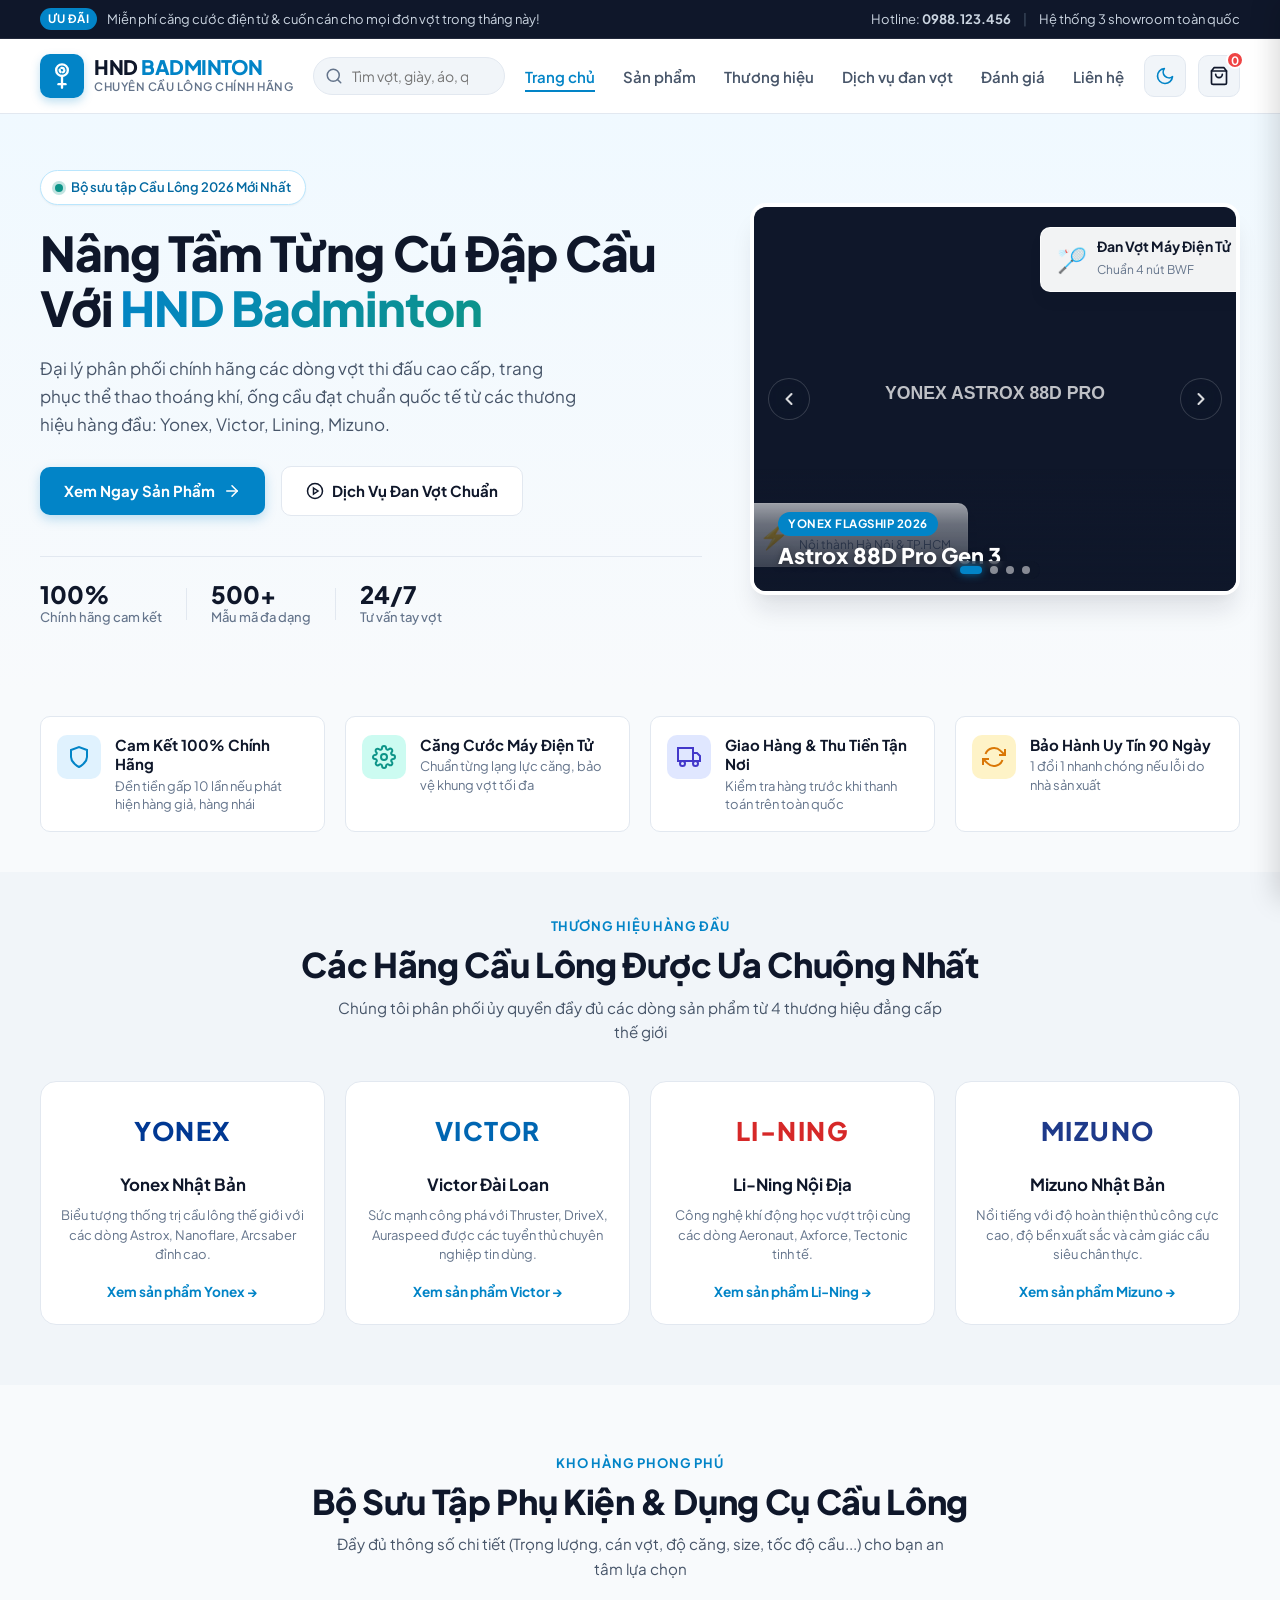
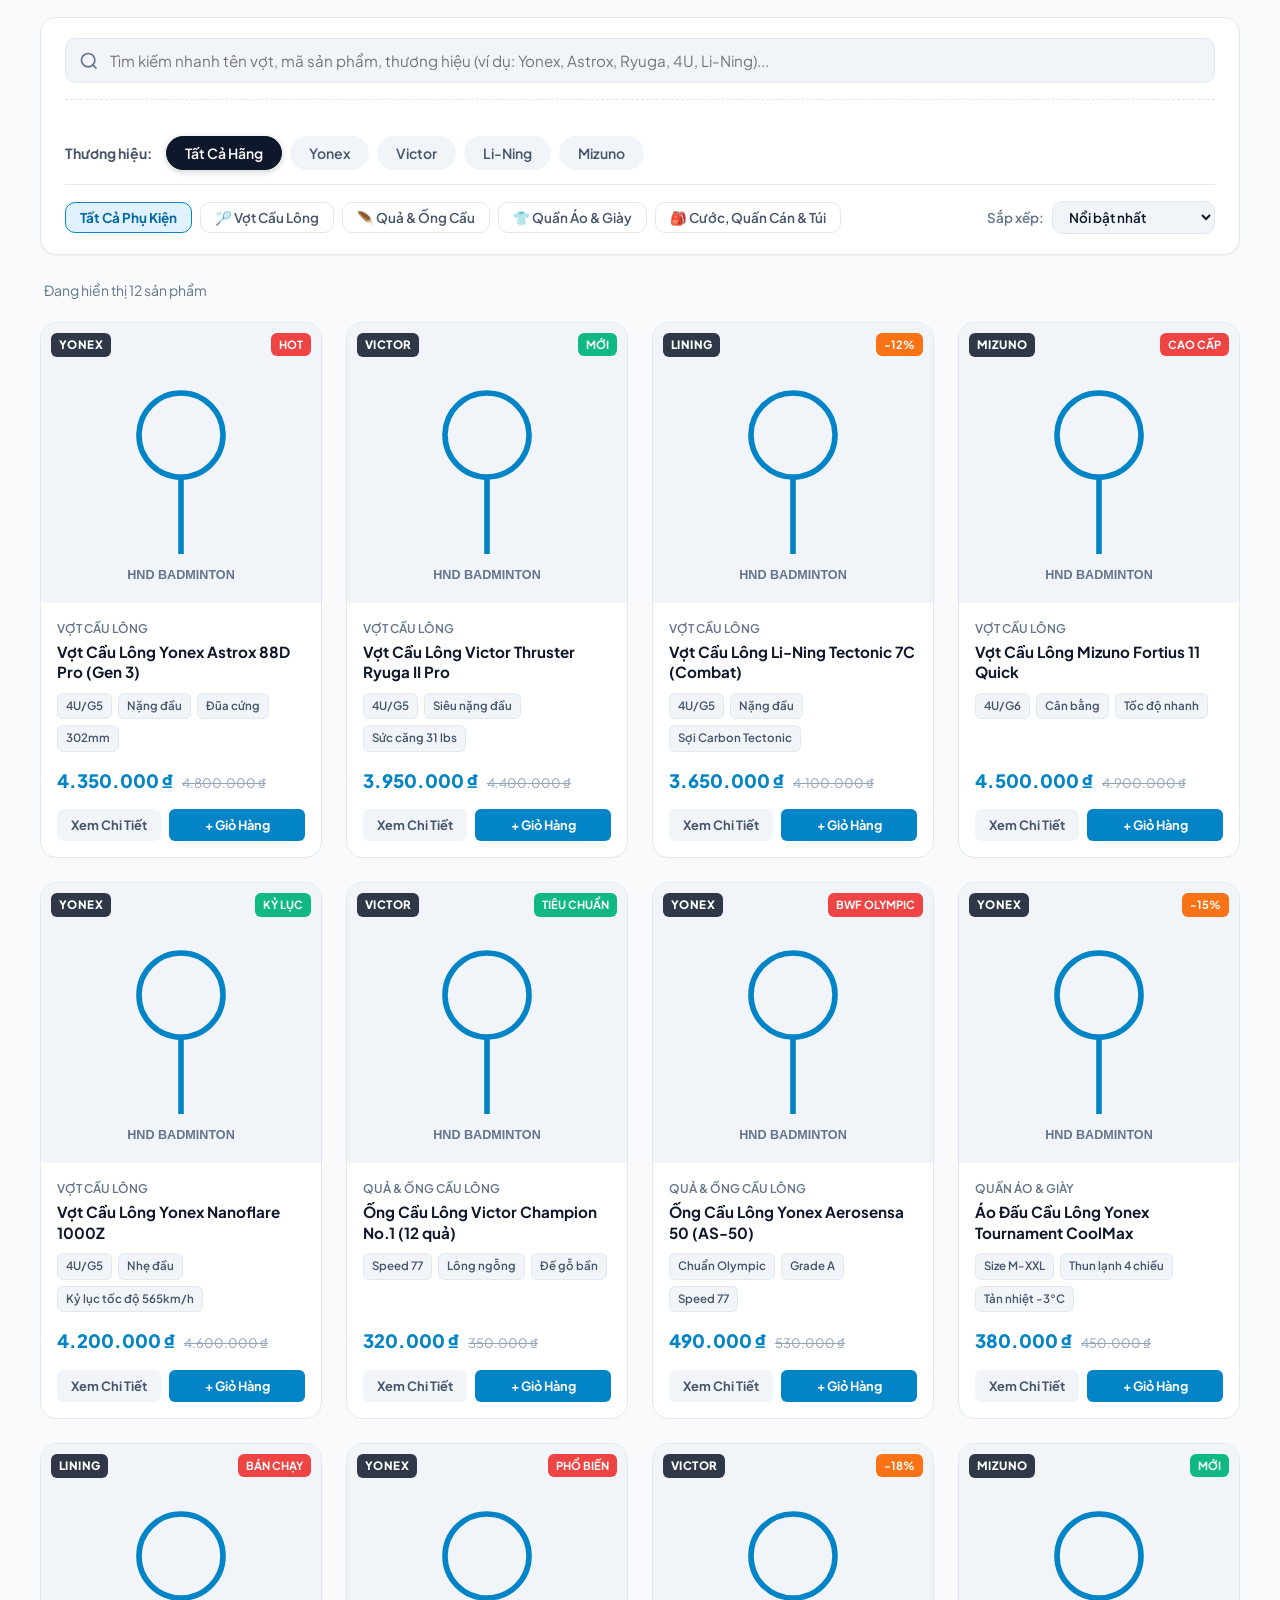
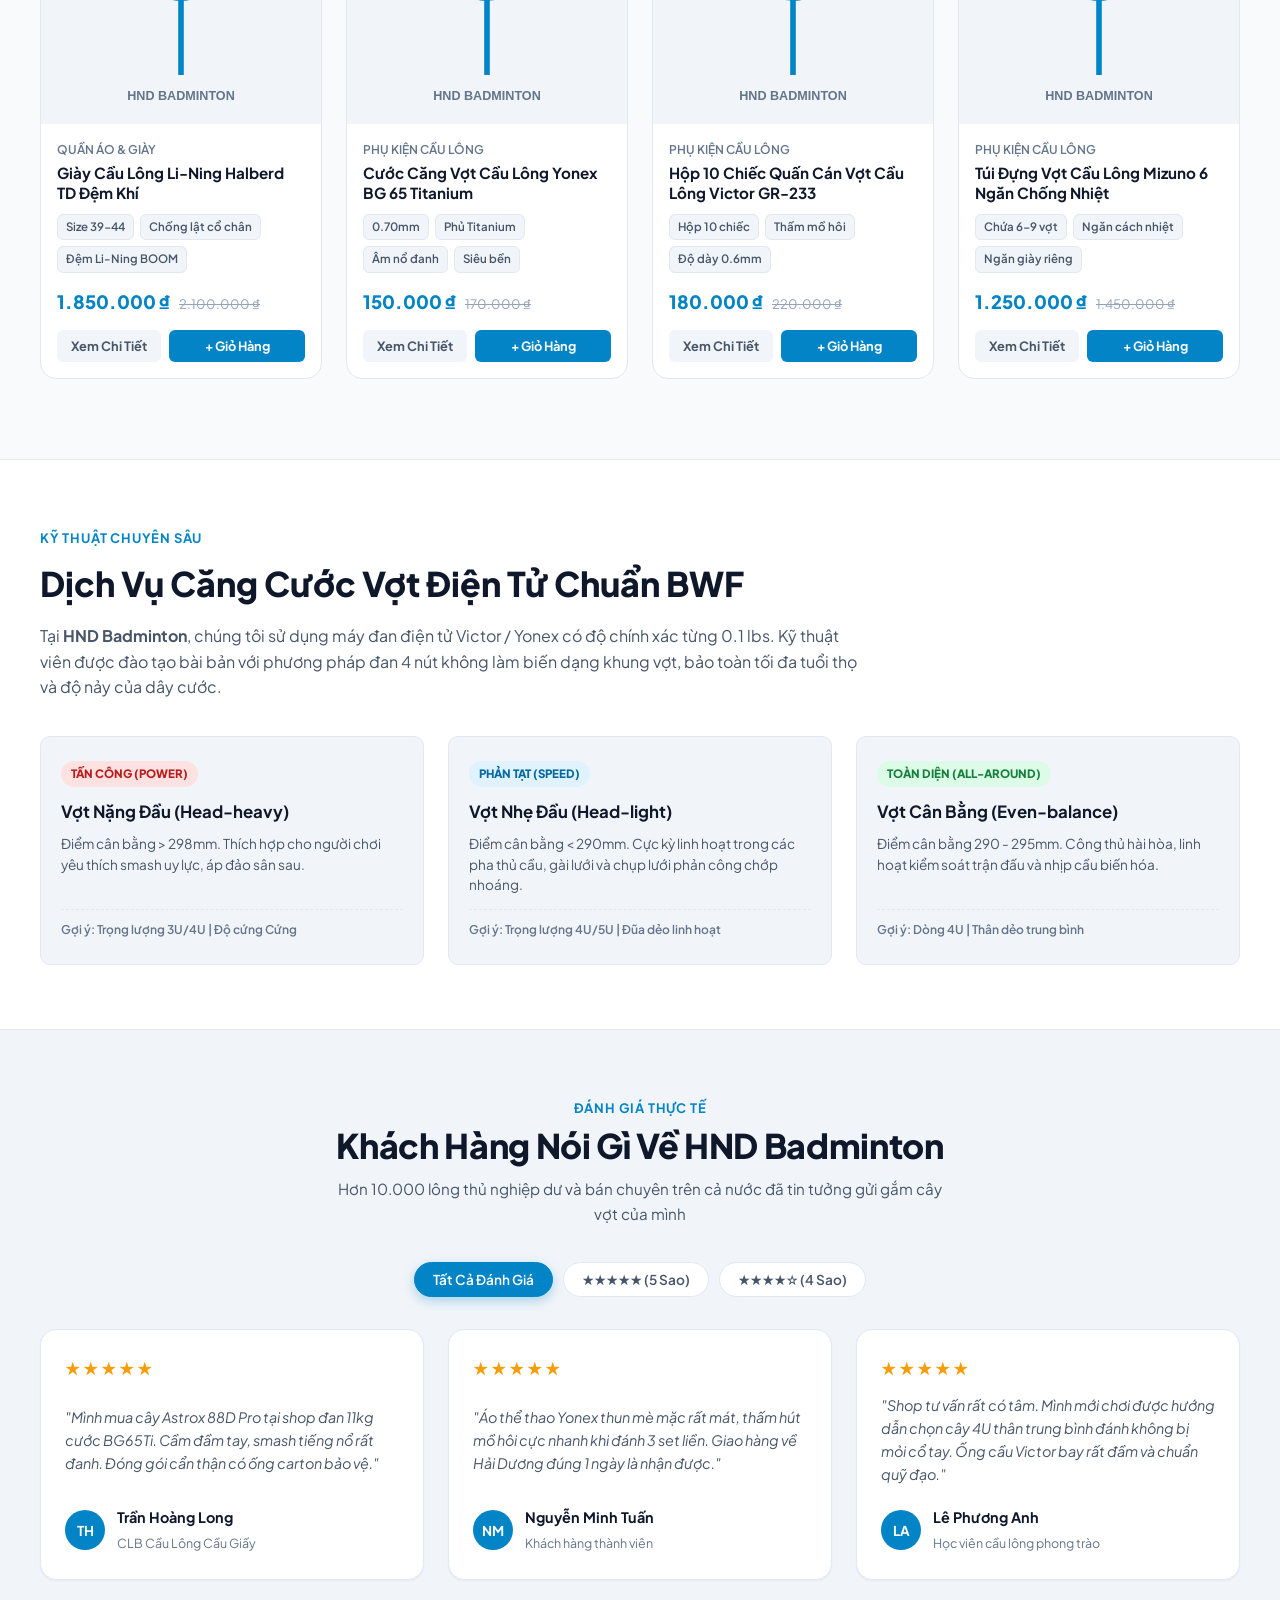
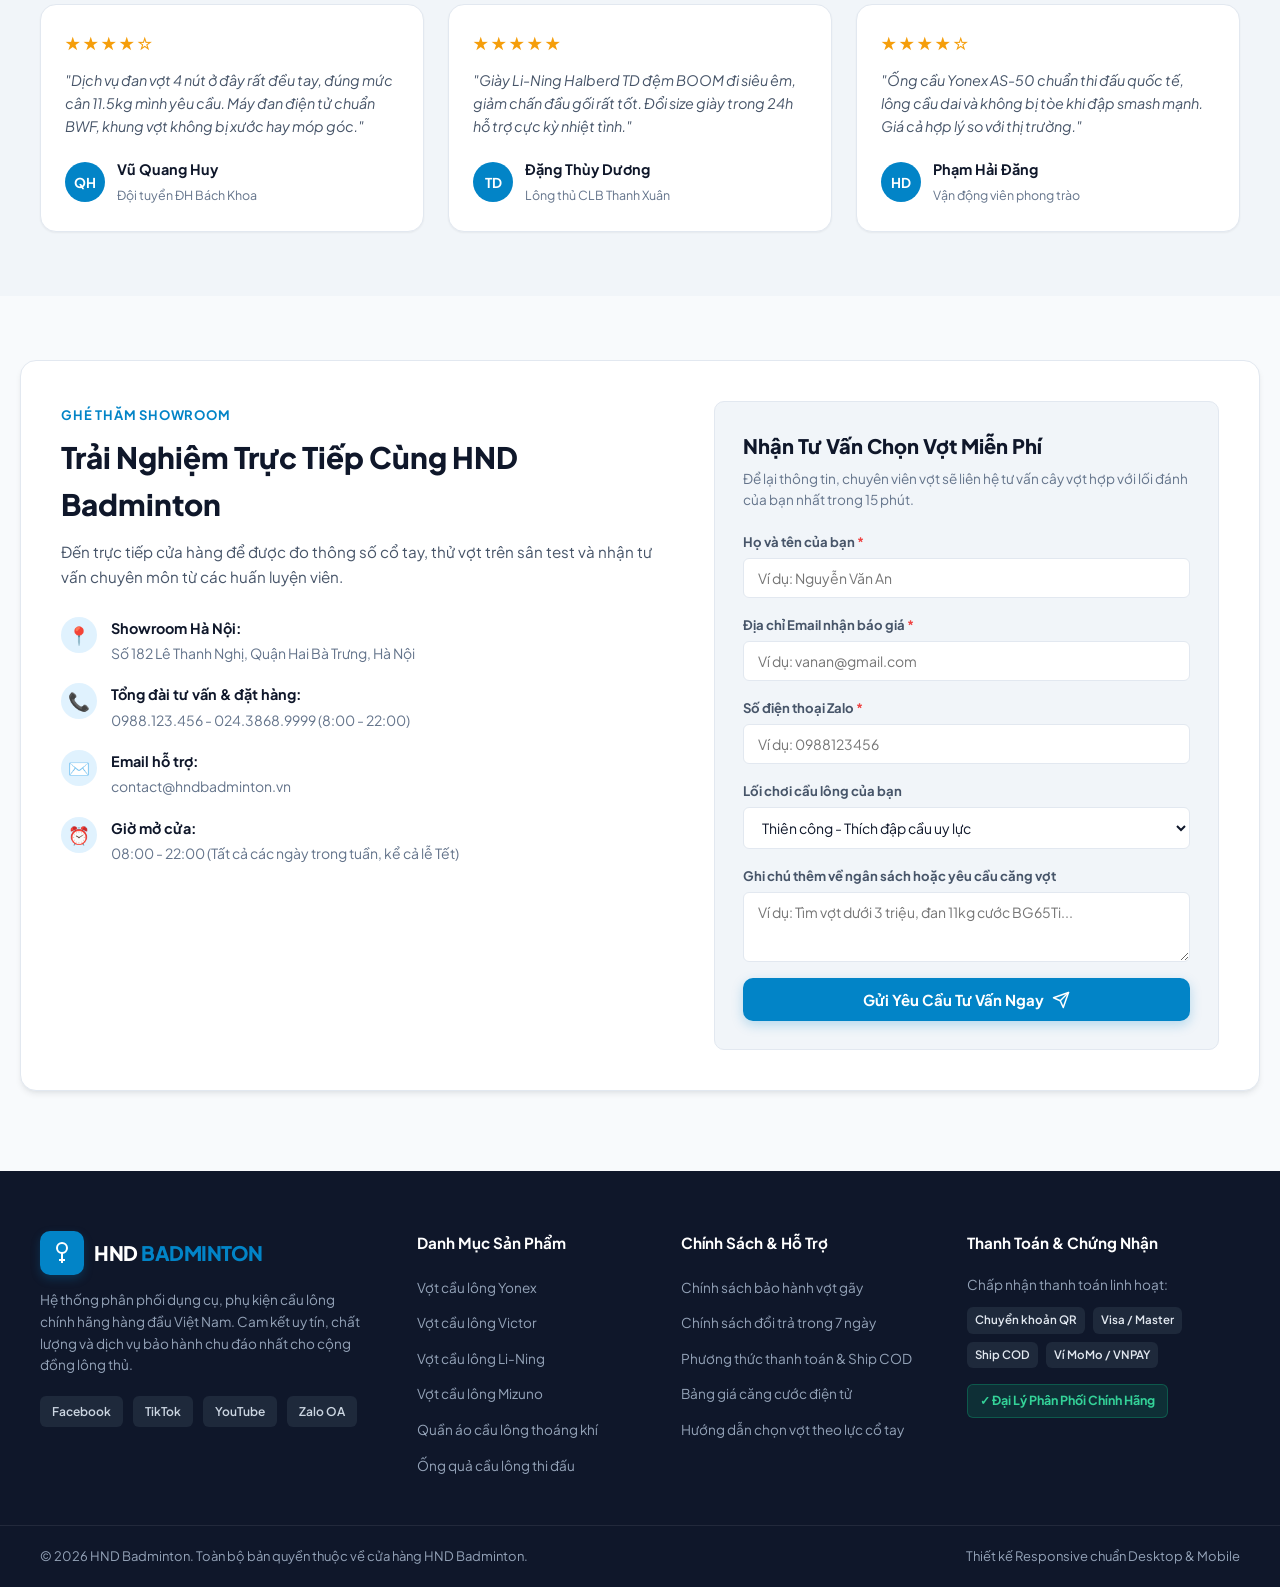
<file: BTVN/Buoi3/landing_page_2/index.html>
<!DOCTYPE html>
<html lang="vi">
<head>
  <meta charset="UTF-8">
  <meta name="viewport" content="width=device-width, initial-scale=1.0">
  
  <!-- Primary Meta Tags -->
  <title>HND Badminton - Thế Giới Phụ Kiện & Dụng Cụ Cầu Lông Chính Hãng</title>
  <meta name="title" content="HND Badminton - Thế Giới Phụ Kiện & Dụng Cụ Cầu Lông Chính Hãng">
  <meta name="description" content="Chuyên cung cấp vợt cầu lông, giày, quần áo, quả cầu lông và phụ kiện chính hãng Yonex, Victor, Lining, Mizuno. Dịch vụ căng vợt điện tử chuẩn thi đấu.">
  
  <!-- Google Fonts: Plus Jakarta Sans -->
  <link rel="preconnect" href="https://fonts.googleapis.com">
  <link rel="preconnect" href="https://fonts.gstatic.com" crossorigin>
  <link href="https://fonts.googleapis.com/css2?family=Plus+Jakarta+Sans:wght@400;500;600;700;800&display=swap" rel="stylesheet">
  
  <!-- Main Stylesheet -->
  <link rel="stylesheet" href="style.css">
</head>
<body>

  <!-- Top Announcement Bar -->
  <div class="top-bar">
    <div class="container top-bar-inner">
      <div class="top-bar-left">
        <span class="badge-pill">Ưu đãi</span>
        <span>Miễn phí căng cước điện tử & cuốn cán cho mọi đơn vợt trong tháng này!</span>
      </div>
      <div class="top-bar-right">
        <span>Hotline: <strong>0988.123.456</strong></span>
        <span class="divider">|</span>
        <span>Hệ thống 3 showroom toàn quốc</span>
      </div>
    </div>
  </div>

  <!-- Header & Navigation -->
  <header class="site-header" id="siteHeader">
    <div class="container header-inner">
      <!-- Logo -->
      <a href="#" class="brand-logo" aria-label="HND Badminton Trang Chủ">
        <div class="logo-icon">
          <svg viewBox="0 0 24 24" width="28" height="28" fill="none" stroke="currentColor" stroke-width="2" stroke-linecap="round" stroke-linejoin="round">
            <!-- Badminton Racket / Shuttlecock Modern Mark -->
            <circle cx="12" cy="7" r="5"></circle>
            <path d="M12 12v10"></path>
            <path d="M9 19h6"></path>
            <circle cx="12" cy="7" r="2" stroke-dasharray="2 2"></circle>
          </svg>
        </div>
        <div class="logo-text">
          <span class="logo-title">HND <span>BADMINTON</span></span>
          <span class="logo-subtitle">Chuyên Cầu Lông Chính Hãng</span>
        </div>
      </a>

      <!-- Search Bar (Desktop) -->
      <div class="header-search">
        <svg class="search-icon" width="18" height="18" viewBox="0 0 24 24" fill="none" stroke="currentColor" stroke-width="2" stroke-linecap="round" stroke-linejoin="round">
          <circle cx="11" cy="11" r="8"></circle>
          <line x1="21" y1="21" x2="16.65" y2="16.65"></line>
        </svg>
        <input type="text" id="searchInput" placeholder="Tìm vợt, giày, áo, quả cầu lông..." autocomplete="off">
        <button type="button" id="clearSearchBtn" class="clear-btn" aria-label="Xóa tìm kiếm" hidden>&times;</button>

        <!-- Live Search Dropdown Preview -->
        <div class="search-dropdown" id="searchDropdown" style="display: none;"></div>
      </div>

      <!-- Navigation Links -->
      <nav class="main-nav" id="mainNav">
        <ul class="nav-list">
          <li><a href="#hero" class="nav-link active">Trang chủ</a></li>
          <li><a href="#products" class="nav-link">Sản phẩm</a></li>
          <li><a href="#brands" class="nav-link">Thương hiệu</a></li>
          <li><a href="#services" class="nav-link">Dịch vụ đan vợt</a></li>
          <li><a href="#reviews" class="nav-link">Đánh giá</a></li>
          <li><a href="#contact" class="nav-link">Liên hệ</a></li>
        </ul>
      </nav>

      <!-- Action Buttons -->
      <div class="header-actions">
        <!-- Theme Toggle Button (Dark/Light Mode) -->
        <button class="action-btn theme-toggle-btn" id="themeToggleBtn" aria-label="Chuyển chế độ sáng/tối" title="Chuyển Dark/Light Mode">
          <span class="theme-icon theme-sun" aria-hidden="true">
            <svg width="20" height="20" viewBox="0 0 24 24" fill="none" stroke="currentColor" stroke-width="2" stroke-linecap="round" stroke-linejoin="round">
              <circle cx="12" cy="12" r="5"></circle>
              <line x1="12" y1="1" x2="12" y2="3"></line>
              <line x1="12" y1="21" x2="12" y2="23"></line>
              <line x1="4.22" y1="4.22" x2="5.64" y2="5.64"></line>
              <line x1="18.36" y1="18.36" x2="19.78" y2="19.78"></line>
              <line x1="1" y1="12" x2="3" y2="12"></line>
              <line x1="21" y1="12" x2="23" y2="12"></line>
              <line x1="4.22" y1="19.78" x2="5.64" y2="18.36"></line>
              <line x1="18.36" y1="5.64" x2="19.78" y2="4.22"></line>
            </svg>
          </span>
          <span class="theme-icon theme-moon" aria-hidden="true">
            <svg width="20" height="20" viewBox="0 0 24 24" fill="none" stroke="currentColor" stroke-width="2" stroke-linecap="round" stroke-linejoin="round">
              <path d="M21 12.79A9 9 0 1 1 11.21 3 7 7 0 0 0 21 12.79z"></path>
            </svg>
          </span>
        </button>

        <button class="action-btn cart-btn" id="cartBtn" aria-label="Giỏ hàng">
          <svg width="20" height="20" viewBox="0 0 24 24" fill="none" stroke="currentColor" stroke-width="2" stroke-linecap="round" stroke-linejoin="round">
            <path d="M6 2L3 6v14a2 2 0 0 0 2 2h14a2 2 0 0 0 2-2V6l-3-4z"></path>
            <line x1="3" y1="6" x2="21" y2="6"></line>
            <path d="M16 10a4 4 0 0 1-8 0"></path>
          </svg>
          <span class="cart-count" id="cartCount">0</span>
        </button>

        <!-- Mobile Menu Toggle Button (Visible on F12 / Mobile) -->
        <button class="mobile-toggle-btn" id="mobileToggleBtn" aria-label="Mở Menu điều hướng" aria-expanded="false">
          <span class="bar"></span>
          <span class="bar"></span>
          <span class="bar"></span>
        </button>
      </div>
    </div>

    <!-- Mobile Search Bar (Appears under header in mobile view) -->
    <div class="mobile-search-wrapper">
      <div class="mobile-search-box">
        <svg width="16" height="16" viewBox="0 0 24 24" fill="none" stroke="currentColor" stroke-width="2">
          <circle cx="11" cy="11" r="8"></circle>
          <line x1="21" y1="21" x2="16.65" y2="16.65"></line>
        </svg>
        <input type="text" id="mobileSearchInput" placeholder="Tìm kiếm sản phẩm...">
      </div>
    </div>
  </header>

  <!-- Mobile Navigation Drawer Overlay -->
  <div class="drawer-overlay" id="drawerOverlay"></div>
  <div class="mobile-drawer" id="mobileDrawer">
    <div class="drawer-header">
      <div class="drawer-logo">HND <span>BADMINTON</span></div>
      <button class="close-drawer-btn" id="closeDrawerBtn" aria-label="Đóng menu">&times;</button>
    </div>
    <nav class="drawer-nav">
      <a href="#hero" class="drawer-link active">Trang chủ</a>
      <a href="#products" class="drawer-link">Tất cả sản phẩm</a>
      <a href="#brands" class="drawer-link">Thương hiệu</a>
      <a href="#services" class="drawer-link">Dịch vụ đan vợt</a>
      <a href="#reviews" class="drawer-link">Đánh giá khách hàng</a>
      <a href="#contact" class="drawer-link">Tư vấn & Liên hệ</a>
    </nav>
    <div class="drawer-theme-box">
      <span>Giao diện sáng/tối:</span>
      <button class="drawer-theme-btn" id="drawerThemeToggleBtn" type="button">
        <span class="drawer-theme-text">Chuyển sang Chế độ Tối</span>
      </button>
    </div>
    <div class="drawer-contact">
      <p>📞 Hotline hỗ trợ: <strong>0988.123.456</strong></p>
      <p>📍 CS1: 182 Lê Thanh Nghị, Hai Bà Trưng, Hà Nội</p>
    </div>
  </div>

  <main>
    <!-- HERO SECTION -->
    <section class="hero-section" id="hero">
      <div class="container hero-grid">
        <div class="hero-content">
          <div class="hero-badge">
            <span class="pulse-dot"></span>
            <span>Bộ sưu tập Cầu Lông 2026 Mới Nhất</span>
          </div>
          <h1 class="hero-title">
            Nâng Tầm Từng Cú Đập Cầu Với <span class="highlight">HND Badminton</span>
          </h1>
          <p class="hero-description">
            Đại lý phân phối chính hãng các dòng vợt thi đấu cao cấp, trang phục thể thao thoáng khí, ống cầu đạt chuẩn quốc tế từ các thương hiệu hàng đầu: Yonex, Victor, Lining, Mizuno.
          </p>

          <div class="hero-actions">
            <a href="#products" class="btn btn-primary">
              <span>Xem Ngay Sản Phẩm</span>
              <svg width="18" height="18" viewBox="0 0 24 24" fill="none" stroke="currentColor" stroke-width="2" stroke-linecap="round" stroke-linejoin="round">
                <line x1="5" y1="12" x2="19" y2="12"></line>
                <polyline points="12 5 19 12 12 19"></polyline>
              </svg>
            </a>
            <a href="#services" class="btn btn-outline">
              <svg width="18" height="18" viewBox="0 0 24 24" fill="none" stroke="currentColor" stroke-width="2">
                <circle cx="12" cy="12" r="10"></circle>
                <polygon points="10 8 16 12 10 16 10 8"></polygon>
              </svg>
              <span>Dịch Vụ Đan Vợt Chuẩn</span>
            </a>
          </div>

          <!-- Quick Statistics -->
          <div class="hero-stats">
            <div class="stat-item">
              <span class="stat-number">100%</span>
              <span class="stat-label">Chính hãng cam kết</span>
            </div>
            <div class="stat-separator"></div>
            <div class="stat-item">
              <span class="stat-number">500+</span>
              <span class="stat-label">Mẫu mã đa dạng</span>
            </div>
            <div class="stat-separator"></div>
            <div class="stat-item">
              <span class="stat-number">24/7</span>
              <span class="stat-label">Tư vấn tay vợt</span>
            </div>
          </div>
        </div>

        <div class="hero-visual">
          <div class="hero-slider-container" id="heroSlider" aria-roledescription="carousel" aria-label="Bộ sưu tập nổi bật">
            <div class="hero-slider-track" id="heroSliderTrack">
              <!-- Slide 1: Yonex Astrox -->
              <div class="hero-slide active" data-index="0">
                <img src="https://images.unsplash.com/photo-1626224583764-f87db24ac4ea?auto=format&fit=crop&w=900&q=80" alt="Vợt Yonex Astrox 88D Pro" class="hero-img" loading="eager" onerror="this.onerror=null; this.src='data:image/svg+xml;utf8,<svg xmlns=\'http://www.w3.org/2000/svg\' width=\'600\' height=\'480\' viewBox=\'0 0 600 480\'><rect fill=\'%230f172a\' width=\'600\' height=\'480\'/><text x=\'300\' y=\'240\' font-family=\'sans-serif\' font-size=\'22\' font-weight=\'bold\' fill=\'%23ffffff\' text-anchor=\'middle\'>YONEX ASTROX 88D PRO</text></svg>';">
                <div class="hero-card-overlay"></div>
                <div class="slide-caption">
                  <span class="slide-tag">Yonex Flagship 2026</span>
                  <h3 class="slide-title">Astrox 88D Pro Gen 3</h3>
                </div>
              </div>

              <!-- Slide 2: Victor Ryuga -->
              <div class="hero-slide" data-index="1">
                <img src="https://images.unsplash.com/photo-1613918108466-292b78a8ef95?auto=format&fit=crop&w=900&q=80" alt="Vợt Victor Thruster Ryuga II Pro" class="hero-img" loading="lazy" onerror="this.onerror=null; this.src='data:image/svg+xml;utf8,<svg xmlns=\'http://www.w3.org/2000/svg\' width=\'600\' height=\'480\' viewBox=\'0 0 600 480\'><rect fill=\'%230066b2\' width=\'600\' height=\'480\'/><text x=\'300\' y=\'240\' font-family=\'sans-serif\' font-size=\'22\' font-weight=\'bold\' fill=\'%23ffffff\' text-anchor=\'middle\'>VICTOR RYUGA II PRO</text></svg>';">
                <div class="hero-card-overlay"></div>
                <div class="slide-caption">
                  <span class="slide-tag">Smash Hủy Diệt</span>
                  <h3 class="slide-title">Victor Thruster Ryuga II</h3>
                </div>
              </div>

              <!-- Slide 3: Li-Ning Halberd -->
              <div class="hero-slide" data-index="2">
                <img src="https://images.unsplash.com/photo-1542291026-7eec264c27ff?auto=format&fit=crop&w=900&q=80" alt="Giày Cầu Lông Li-Ning BOOM" class="hero-img" loading="lazy" onerror="this.onerror=null; this.src='data:image/svg+xml;utf8,<svg xmlns=\'http://www.w3.org/2000/svg\' width=\'600\' height=\'480\' viewBox=\'0 0 600 480\'><rect fill=\'%23d62828\' width=\'600\' height=\'480\'/><text x=\'300\' y=\'240\' font-family=\'sans-serif\' font-size=\'22\' font-weight=\'bold\' fill=\'%23ffffff\' text-anchor=\'middle\'>LI-NING BOOM PRO</text></svg>';">
                <div class="hero-card-overlay"></div>
                <div class="slide-caption">
                  <span class="slide-tag">Bảo Vệ Khớp & Bám Sân</span>
                  <h3 class="slide-title">Giày Li-Ning Halberd TD</h3>
                </div>
              </div>

              <!-- Slide 4: Căng cước điện tử -->
              <div class="hero-slide" data-index="3">
                <img src="https://images.unsplash.com/photo-1599474924187-334a4ae5bd3c?auto=format&fit=crop&w=900&q=80" alt="Dịch Vụ Căng Cước Điện Tử" class="hero-img" loading="lazy" onerror="this.onerror=null; this.src='data:image/svg+xml;utf8,<svg xmlns=\'http://www.w3.org/2000/svg\' width=\'600\' height=\'480\' viewBox=\'0 0 600 480\'><rect fill=\'%230d9488\' width=\'600\' height=\'480\'/><text x=\'300\' y=\'240\' font-family=\'sans-serif\' font-size=\'22\' font-weight=\'bold\' fill=\'%23ffffff\' text-anchor=\'middle\'>CĂNG CƯỚC CHUẨN BWF</text></svg>';">
                <div class="hero-card-overlay"></div>
                <div class="slide-caption">
                  <span class="slide-tag">Kỹ Thuật 4 Nút BWF</span>
                  <h3 class="slide-title">Máy Căng Điện Tử Yonex</h3>
                </div>
              </div>
            </div>

            <!-- Slider Navigation Arrows -->
            <button class="slider-btn slider-prev" id="heroSliderPrev" aria-label="Slide trước" type="button">
              <svg width="20" height="20" viewBox="0 0 24 24" fill="none" stroke="currentColor" stroke-width="2.5" stroke-linecap="round" stroke-linejoin="round">
                <polyline points="15 18 9 12 15 6"></polyline>
              </svg>
            </button>
            <button class="slider-btn slider-next" id="heroSliderNext" aria-label="Slide sau" type="button">
              <svg width="20" height="20" viewBox="0 0 24 24" fill="none" stroke="currentColor" stroke-width="2.5" stroke-linecap="round" stroke-linejoin="round">
                <polyline points="9 18 15 12 9 6"></polyline>
              </svg>
            </button>

            <!-- Slider Pagination Dots -->
            <div class="slider-dots" id="heroSliderDots" role="tablist" aria-label="Chọn slide"></div>

            <!-- Floating Feature Pills -->
            <div class="floating-pill pill-top">
              <span class="pill-icon">🏸</span>
              <div class="pill-text">
                <strong>Đan Vợt Máy Điện Tử</strong>
                <small>Chuẩn 4 nút BWF</small>
              </div>
            </div>
            <div class="floating-pill pill-bottom">
              <span class="pill-icon">⚡</span>
              <div class="pill-text">
                <strong>Giao Hỏa Tốc 2H</strong>
                <small>Nội thành Hà Nội & TP.HCM</small>
              </div>
            </div>
          </div>
        </div>
      </div>
    </section>

    <!-- VALUE PROPOSITIONS (USP SECTION) -->
    <section class="features-bar">
      <div class="container">
        <div class="features-grid">
          <div class="feature-item">
            <div class="feature-icon bg-blue">
              <svg width="24" height="24" viewBox="0 0 24 24" fill="none" stroke="currentColor" stroke-width="2"><path d="M12 22s8-4 8-10V5l-8-3-8 3v7c0 6 8 10 8 10z"></path></svg>
            </div>
            <div class="feature-text">
              <h4>Cam Kết 100% Chính Hãng</h4>
              <p>Đền tiền gấp 10 lần nếu phát hiện hàng giả, hàng nhái</p>
            </div>
          </div>

          <div class="feature-item">
            <div class="feature-icon bg-teal">
              <svg width="24" height="24" viewBox="0 0 24 24" fill="none" stroke="currentColor" stroke-width="2"><circle cx="12" cy="12" r="3"></circle><path d="M19.4 15a1.65 1.65 0 0 0 .33 1.82l.06.06a2 2 0 0 1 0 2.83 2 2 0 0 1-2.83 0l-.06-.06a1.65 1.65 0 0 0-1.82-.33 1.65 1.65 0 0 0-1 1.51V21a2 2 0 0 1-2 2 2 2 0 0 1-2-2v-.09A1.65 1.65 0 0 0 9 19.4a1.65 1.65 0 0 0-1.82.33l-.06.06a2 2 0 0 1-2.83 0 2 2 0 0 1 0-2.83l.06-.06a1.65 1.65 0 0 0 .33-1.82 1.65 1.65 0 0 0-1.51-1H3a2 2 0 0 1-2-2 2 2 0 0 1 2-2h.09A1.65 1.65 0 0 0 4.6 9a1.65 1.65 0 0 0-.33-1.82l-.06-.06a2 2 0 0 1 0-2.83 2 2 0 0 1 2.83 0l.06.06a1.65 1.65 0 0 0 1.82.33H9a1.65 1.65 0 0 0 1-1.51V3a2 2 0 0 1 2-2 2 2 0 0 1 2 2v.09a1.65 1.65 0 0 0 1 1.51 1.65 1.65 0 0 0 1.82-.33l.06-.06a2 2 0 0 1 2.83 0 2 2 0 0 1 0 2.83l-.06.06a1.65 1.65 0 0 0-.33 1.82V9a1.65 1.65 0 0 0 1.51 1H21a2 2 0 0 1 2 2 2 2 0 0 1-2 2h-.09a1.65 1.65 0 0 0-1.51 1z"></path></svg>
            </div>
            <div class="feature-text">
              <h4>Căng Cước Máy Điện Tử</h4>
              <p>Chuẩn từng lạng lực căng, bảo vệ khung vợt tối đa</p>
            </div>
          </div>

          <div class="feature-item">
            <div class="feature-icon bg-indigo">
              <svg width="24" height="24" viewBox="0 0 24 24" fill="none" stroke="currentColor" stroke-width="2"><rect x="1" y="3" width="15" height="13"></rect><polygon points="16 8 20 8 23 11 23 16 16 16 16 8"></polygon><circle cx="5.5" cy="18.5" r="2.5"></circle><circle cx="18.5" cy="18.5" r="2.5"></circle></svg>
            </div>
            <div class="feature-text">
              <h4>Giao Hàng & Thu Tiền Tận Nơi</h4>
              <p>Kiểm tra hàng trước khi thanh toán trên toàn quốc</p>
            </div>
          </div>

          <div class="feature-item">
            <div class="feature-icon bg-amber">
              <svg width="24" height="24" viewBox="0 0 24 24" fill="none" stroke="currentColor" stroke-width="2"><polyline points="23 4 23 10 17 10"></polyline><polyline points="1 20 1 14 7 14"></polyline><path d="M3.51 9a9 9 0 0 1 14.85-3.36L23 10M1 14l4.64 4.36A9 9 0 0 0 20.49 15"></path></svg>
            </div>
            <div class="feature-text">
              <h4>Bảo Hành Uy Tín 90 Ngày</h4>
              <p>1 đổi 1 nhanh chóng nếu lỗi do nhà sản xuất</p>
            </div>
          </div>
        </div>
      </div>
    </section>

    <!-- BRAND SHOWCASE SECTION -->
    <section class="brands-section" id="brands">
      <div class="container">
        <div class="section-head text-center">
          <span class="section-tag">Thương Hiệu Hàng Đầu</span>
          <h2 class="section-title">Các Hãng Cầu Lông Được Ưa Chuộng Nhất</h2>
          <p class="section-sub">Chúng tôi phân phối ủy quyền đầy đủ các dòng sản phẩm từ 4 thương hiệu đẳng cấp thế giới</p>
        </div>

        <div class="brand-cards-grid">
          <!-- Yonex -->
          <div class="brand-show-card" data-brand="Yonex">
            <div class="brand-logo-wrap">
              <span class="brand-text-logo yonex-color">YONEX</span>
            </div>
            <h3>Yonex Nhật Bản</h3>
            <p>Biểu tượng thống trị cầu lông thế giới với các dòng Astrox, Nanoflare, Arcsaber đỉnh cao.</p>
            <button class="filter-by-brand-btn" data-brand="Yonex">Xem sản phẩm Yonex &rarr;</button>
          </div>

          <!-- Victor -->
          <div class="brand-show-card" data-brand="Victor">
            <div class="brand-logo-wrap">
              <span class="brand-text-logo victor-color">VICTOR</span>
            </div>
            <h3>Victor Đài Loan</h3>
            <p>Sức mạnh công phá với Thruster, DriveX, Auraspeed được các tuyển thủ chuyên nghiệp tin dùng.</p>
            <button class="filter-by-brand-btn" data-brand="Victor">Xem sản phẩm Victor &rarr;</button>
          </div>

          <!-- Lining -->
          <div class="brand-show-card" data-brand="Lining">
            <div class="brand-logo-wrap">
              <span class="brand-text-logo lining-color">LI-NING</span>
            </div>
            <h3>Li-Ning Nội Địa</h3>
            <p>Công nghệ khí động học vượt trội cùng các dòng Aeronaut, Axforce, Tectonic tinh tế.</p>
            <button class="filter-by-brand-btn" data-brand="Lining">Xem sản phẩm Li-Ning &rarr;</button>
          </div>

          <!-- Mizuno -->
          <div class="brand-show-card" data-brand="Mizuno">
            <div class="brand-logo-wrap">
              <span class="brand-text-logo mizuno-color">MIZUNO</span>
            </div>
            <h3>Mizuno Nhật Bản</h3>
            <p>Nổi tiếng với độ hoàn thiện thủ công cực cao, độ bền xuất sắc và cảm giác cầu siêu chân thực.</p>
            <button class="filter-by-brand-btn" data-brand="Mizuno">Xem sản phẩm Mizuno &rarr;</button>
          </div>
        </div>
      </div>
    </section>

    <!-- PRODUCTS CATALOG SECTION -->
    <section class="products-section" id="products">
      <div class="container">
        <div class="section-head text-center">
          <span class="section-tag">Kho Hàng Phong Phú</span>
          <h2 class="section-title">Bộ Sưu Tập Phụ Kiện & Dụng Cụ Cầu Lông</h2>
          <p class="section-sub">Đầy đủ thông số chi tiết (Trọng lượng, cán vợt, độ căng, size, tốc độ cầu...) cho bạn an tâm lựa chọn</p>
        </div>

        <!-- Filter Controls Container -->
        <div class="filter-controls-card">
          <!-- Section Search Bar (Tìm kiếm trực tiếp trong section sản phẩm) -->
          <div class="section-search-wrapper">
            <div class="section-search-box">
              <svg class="search-icon" width="20" height="20" viewBox="0 0 24 24" fill="none" stroke="currentColor" stroke-width="2">
                <circle cx="11" cy="11" r="8"></circle>
                <line x1="21" y1="21" x2="16.65" y2="16.65"></line>
              </svg>
              <input type="text" id="sectionSearchInput" placeholder="Tìm kiếm nhanh tên vợt, mã sản phẩm, thương hiệu (ví dụ: Yonex, Astrox, Ryuga, 4U, Li-Ning)..." autocomplete="off">
              <button type="button" id="clearSectionSearchBtn" class="clear-btn" aria-label="Xóa tìm kiếm" hidden>&times;</button>
            </div>
          </div>

          <!-- 1. Brand Tabs -->
          <div class="filter-group">
            <span class="filter-label">Thương hiệu:</span>
            <div class="brand-filter-tabs" id="brandFilterTabs" role="tablist">
              <button class="brand-tab active" data-brand="all">Tất Cả Hãng</button>
              <button class="brand-tab" data-brand="Yonex">Yonex</button>
              <button class="brand-tab" data-brand="Victor">Victor</button>
              <button class="brand-tab" data-brand="Lining">Li-Ning</button>
              <button class="brand-tab" data-brand="Mizuno">Mizuno</button>
            </div>
          </div>

          <!-- 2. Category Filter Pills & Sorter -->
          <div class="filter-row-secondary">
            <div class="category-pills" id="categoryFilterPills">
              <button class="cat-pill active" data-category="all">Tất Cả Phụ Kiện</button>
              <button class="cat-pill" data-category="vot">🏸 Vợt Cầu Lông</button>
              <button class="cat-pill" data-category="cau">🪶 Quả & Ống Cầu</button>
              <button class="cat-pill" data-category="quanao">👕 Quần Áo & Giày</button>
              <button class="cat-pill" data-category="phukien">🎒 Cước, Quấn Cán & Túi</button>
            </div>

            <!-- Sort By Price / Popularity -->
            <div class="sort-wrapper">
              <label for="sortSelect">Sắp xếp:</label>
              <select id="sortSelect" class="sort-select">
                <option value="featured">Nổi bật nhất</option>
                <option value="price-asc">Giá: Thấp đến Cao</option>
                <option value="price-desc">Giá: Cao đến Thấp</option>
                <option value="name-asc">Tên: A &rarr; Z</option>
              </select>
            </div>
          </div>
        </div>

        <!-- Active Filter Indicator & Count Bar -->
        <div class="filter-status-bar">
          <span id="productResultCount">Đang hiển thị 12 sản phẩm</span>
          <button id="resetFiltersBtn" class="reset-filter-btn" style="display: none;">
            <span>Xóa bộ lọc</span> &times;
          </button>
        </div>

        <!-- Product Cards Grid -->
        <div class="product-grid" id="productGrid">
          <!-- Dynamic Products populated by script.js with full attributes -->
        </div>

        <!-- Empty State -->
        <div class="empty-state" id="emptyState" style="display: none;">
          <div class="empty-icon">🏸</div>
          <h3>Không tìm thấy sản phẩm phù hợp</h3>
          <p>Hãy thử tìm với từ khóa khác hoặc chuyển bộ lọc về "Tất Cả Hãng".</p>
          <button class="btn btn-primary" id="emptyResetBtn">Xem Tất Cả Sản Phẩm</button>
        </div>
      </div>
    </section>

    <!-- PROFESSIONAL STRINGER & RACQUET GUIDE SECTION -->
    <section class="services-section" id="services">
      <div class="container">
        <div class="services-wrapper">
          <div class="services-info">
            <span class="section-tag">Kỹ Thuật Chuyên Sâu</span>
            <h2 class="services-title">Dịch Vụ Căng Cước Vợt Điện Tử Chuẩn BWF</h2>
            <p class="services-desc">
              Tại <strong>HND Badminton</strong>, chúng tôi sử dụng máy đan điện tử Victor / Yonex có độ chính xác từng 0.1 lbs. Kỹ thuật viên được đào tạo bài bản với phương pháp đan 4 nút không làm biến dạng khung vợt, bảo toàn tối đa tuổi thọ và độ nảy của dây cước.
            </p>

            <div class="guide-grid">
              <div class="guide-card">
                <div class="guide-badge red">Tấn Công (Power)</div>
                <h4>Vợt Nặng Đầu (Head-heavy)</h4>
                <p>Điểm cân bằng > 298mm. Thích hợp cho người chơi yêu thích smash uy lực, áp đảo sân sau.</p>
                <small class="guide-spec">Gợi ý: Trọng lượng 3U/4U | Độ cứng Cứng</small>
              </div>

              <div class="guide-card">
                <div class="guide-badge blue">Phản Tạt (Speed)</div>
                <h4>Vợt Nhẹ Đầu (Head-light)</h4>
                <p>Điểm cân bằng < 290mm. Cực kỳ linh hoạt trong các pha thủ cầu, gài lưới và chụp lưới phản công chớp nhoáng.</p>
                <small class="guide-spec">Gợi ý: Trọng lượng 4U/5U | Đũa dẻo linh hoạt</small>
              </div>

              <div class="guide-card">
                <div class="guide-badge green">Toàn Diện (All-around)</div>
                <h4>Vợt Cân Bằng (Even-balance)</h4>
                <p>Điểm cân bằng 290 - 295mm. Công thủ hài hòa, linh hoạt kiểm soát trận đấu và nhịp cầu biến hóa.</p>
                <small class="guide-spec">Gợi ý: Dòng 4U | Thân dẻo trung bình</small>
              </div>
            </div>
          </div>
        </div>
      </div>
    </section>

    <!-- CUSTOMER REVIEWS SECTION -->
    <section class="reviews-section" id="reviews">
      <div class="container">
        <div class="section-head text-center">
          <span class="section-tag">Đánh Giá Thực Tế</span>
          <h2 class="section-title">Khách Hàng Nói Gì Về HND Badminton</h2>
          <p class="section-sub">Hơn 10.000 lông thủ nghiệp dư và bán chuyên trên cả nước đã tin tưởng gửi gắm cây vợt của mình</p>
        </div>

        <!-- Filter reviews tags (All, 5 Stars, 4 Stars) -->
        <div class="reviews-filter-bar">
          <button class="review-filter-btn active" data-rating="all">Tất Cả Đánh Giá</button>
          <button class="review-filter-btn" data-rating="5">★★★★★ (5 Sao)</button>
          <button class="review-filter-btn" data-rating="4">★★★★☆ (4 Sao)</button>
        </div>

        <div class="reviews-grid" id="reviewsGrid">
          <!-- Dynamic Customer Reviews populated by script.js using map() -->
        </div>
      </div>
    </section>

    <!-- CONTACT / STORE LOCATION SECTION -->
    <section class="contact-section" id="contact">
      <div class="container contact-box">
        <div class="contact-grid">
          <div class="contact-info">
            <span class="section-tag">Ghé Thăm Showroom</span>
            <h2>Trải Nghiệm Trực Tiếp Cùng HND Badminton</h2>
            <p>Đến trực tiếp cửa hàng để được đo thông số cổ tay, thử vợt trên sân test và nhận tư vấn chuyên môn từ các huấn luyện viên.</p>

            <ul class="contact-details">
              <li>
                <div class="icon-circle">📍</div>
                <div>
                  <strong>Showroom Hà Nội:</strong>
                  <span>Số 182 Lê Thanh Nghị, Quận Hai Bà Trưng, Hà Nội</span>
                </div>
              </li>
              <li>
                <div class="icon-circle">📞</div>
                <div>
                  <strong>Tổng đài tư vấn & đặt hàng:</strong>
                  <span>0988.123.456 - 024.3868.9999 (8:00 - 22:00)</span>
                </div>
              </li>
              <li>
                <div class="icon-circle">✉️</div>
                <div>
                  <strong>Email hỗ trợ:</strong>
                  <span>contact@hndbadminton.vn</span>
                </div>
              </li>
              <li>
                <div class="icon-circle">⏰</div>
                <div>
                  <strong>Giờ mở cửa:</strong>
                  <span>08:00 - 22:00 (Tất cả các ngày trong tuần, kể cả lễ Tết)</span>
                </div>
              </li>
            </ul>
          </div>

          <div class="contact-form-wrapper">
            <h3>Nhận Tư Vấn Chọn Vợt Miễn Phí</h3>
            <p>Để lại thông tin, chuyên viên vợt sẽ liên hệ tư vấn cây vợt hợp với lối đánh của bạn nhất trong 15 phút.</p>
            
            <form id="consultForm" class="consult-form" novalidate>
              <!-- Full Name Field -->
              <div class="form-group" id="groupCustName">
                <label for="custName">Họ và tên của bạn <span class="required-star">*</span></label>
                <div class="input-wrapper">
                  <input type="text" id="custName" name="custName" placeholder="Ví dụ: Nguyễn Văn An" autocomplete="name">
                </div>
                <span class="error-msg" id="custNameError"></span>
              </div>

              <!-- Email Field -->
              <div class="form-group" id="groupCustEmail">
                <label for="custEmail">Địa chỉ Email nhận báo giá <span class="required-star">*</span></label>
                <div class="input-wrapper">
                  <input type="email" id="custEmail" name="custEmail" placeholder="Ví dụ: vanan@gmail.com" autocomplete="email">
                </div>
                <span class="error-msg" id="custEmailError"></span>
              </div>

              <!-- Phone Field -->
              <div class="form-group" id="groupCustPhone">
                <label for="custPhone">Số điện thoại Zalo <span class="required-star">*</span></label>
                <div class="input-wrapper">
                  <input type="tel" id="custPhone" name="custPhone" placeholder="Ví dụ: 0988123456" autocomplete="tel">
                </div>
                <span class="error-msg" id="custPhoneError"></span>
              </div>

              <!-- Play Style Selection -->
              <div class="form-group" id="groupCustPlayStyle">
                <label for="custPlayStyle">Lối chơi cầu lông của bạn</label>
                <select id="custPlayStyle" name="custPlayStyle">
                  <option value="attack">Thiên công - Thích đập cầu uy lực</option>
                  <option value="control">Công thủ toàn diện - Thích kiểm soát trận đấu</option>
                  <option value="defense">Phản tạt gài lưới - Đánh đôi tốc độ</option>
                  <option value="beginner">Mới chơi - Cần cây vợt trợ lực dễ thuần</option>
                </select>
              </div>

              <!-- Additional Message / Notes -->
              <div class="form-group" id="groupCustNotes">
                <label for="custNotes">Ghi chú thêm về ngân sách hoặc yêu cầu căng vợt</label>
                <textarea id="custNotes" name="custNotes" rows="2" placeholder="Ví dụ: Tìm vợt dưới 3 triệu, đan 11kg cước BG65Ti..."></textarea>
              </div>

              <!-- Inline Success / Status Box -->
              <div class="form-feedback-alert" id="formFeedbackAlert" style="display: none;"></div>

              <button type="submit" class="btn btn-primary btn-block" id="consultSubmitBtn">
                <span>Gửi Yêu Cầu Tư Vấn Ngay</span>
                <svg width="18" height="18" viewBox="0 0 24 24" fill="none" stroke="currentColor" stroke-width="2" stroke-linecap="round" stroke-linejoin="round">
                  <line x1="22" y1="2" x2="11" y2="13"></line>
                  <polygon points="22 2 15 22 11 13 2 9 22 2"></polygon>
                </svg>
              </button>
            </form>
          </div>
        </div>
      </div>
    </section>
  </main>

  <!-- FOOTER -->
  <footer class="site-footer">
    <div class="container footer-grid">
      <div class="footer-col brand-col">
        <div class="brand-logo footer-logo">
          <div class="logo-icon">
            <svg viewBox="0 0 24 24" width="24" height="24" fill="none" stroke="currentColor" stroke-width="2">
              <circle cx="12" cy="7" r="5"></circle>
              <path d="M12 12v10"></path>
              <path d="M9 19h6"></path>
            </svg>
          </div>
          <span class="logo-title">HND <span>BADMINTON</span></span>
        </div>
        <p class="footer-desc">
          Hệ thống phân phối dụng cụ, phụ kiện cầu lông chính hãng hàng đầu Việt Nam. Cam kết uy tín, chất lượng và dịch vụ bảo hành chu đáo nhất cho cộng đồng lông thủ.
        </p>
        <div class="social-links">
          <a href="#" class="social-btn" aria-label="Facebook">Facebook</a>
          <a href="#" class="social-btn" aria-label="TikTok">TikTok</a>
          <a href="#" class="social-btn" aria-label="YouTube">YouTube</a>
          <a href="#" class="social-btn" aria-label="Zalo">Zalo OA</a>
        </div>
      </div>

      <div class="footer-col">
        <h4 class="footer-heading">Danh Mục Sản Phẩm</h4>
        <ul class="footer-links">
          <li><a href="#products">Vợt cầu lông Yonex</a></li>
          <li><a href="#products">Vợt cầu lông Victor</a></li>
          <li><a href="#products">Vợt cầu lông Li-Ning</a></li>
          <li><a href="#products">Vợt cầu lông Mizuno</a></li>
          <li><a href="#products">Quần áo cầu lông thoáng khí</a></li>
          <li><a href="#products">Ống quả cầu lông thi đấu</a></li>
        </ul>
      </div>

      <div class="footer-col">
        <h4 class="footer-heading">Chính Sách & Hỗ Trợ</h4>
        <ul class="footer-links">
          <li><a href="#">Chính sách bảo hành vợt gãy</a></li>
          <li><a href="#">Chính sách đổi trả trong 7 ngày</a></li>
          <li><a href="#">Phương thức thanh toán & Ship COD</a></li>
          <li><a href="#">Bảng giá căng cước điện tử</a></li>
          <li><a href="#">Hướng dẫn chọn vợt theo lực cổ tay</a></li>
        </ul>
      </div>

      <div class="footer-col">
        <h4 class="footer-heading">Thanh Toán & Chứng Nhận</h4>
        <p class="text-muted">Chấp nhận thanh toán linh hoạt:</p>
        <div class="payment-badges">
          <span class="pay-badge">Chuyển khoản QR</span>
          <span class="pay-badge">Visa / Master</span>
          <span class="pay-badge">Ship COD</span>
          <span class="pay-badge">Ví MoMo / VNPAY</span>
        </div>
        <div class="authentic-guarantee">
          <span class="badge-verify">✓ Đại Lý Phân Phối Chính Hãng</span>
        </div>
      </div>
    </div>

    <div class="footer-bottom">
      <div class="container bottom-inner">
        <p>© 2026 HND Badminton. Toàn bộ bản quyền thuộc về cửa hàng HND Badminton.</p>
        <p>Thiết kế Responsive chuẩn Desktop & Mobile</p>
      </div>
    </div>
  </footer>

  <!-- PRODUCT QUICK VIEW MODAL -->
  <div class="modal-backdrop" id="modalBackdrop" aria-hidden="true">
    <div class="modal-dialog" role="dialog" aria-modal="true" aria-labelledby="modalTitle">
      <button class="modal-close-btn" id="modalCloseBtn" aria-label="Đóng">&times;</button>
      
      <div class="modal-body" id="modalContent">
        <!-- Content will be injected by script.js -->
      </div>
    </div>
  </div>

  <!-- TOAST NOTIFICATION -->
  <div class="toast-container" id="toastContainer"></div>

  <!-- Main JavaScript File -->
  <script src="script.js"></script>
</body>
</html>
</file>
<file: BT1/style.css>
/* ==========================================================================
   Profile Card Design System - Nguyễn Đức Huy
   Modern, Clean, Dual-Layout:
   - Desktop (Mặc định): Layout Ngang (Horizontal 2-Column Card)
   - Mobile (F12 / Responsive <= 900px): Layout Dọc (Vertical Card)
   ========================================================================== */

:root {
  /* Color Palette */
  --bg-dark: #090d16;
  --bg-card: rgba(17, 24, 39, 0.88);
  --bg-card-border: rgba(255, 255, 255, 0.08);
  --bg-card-hover-border: rgba(99, 102, 241, 0.4);
  
  --text-primary: #f8fafc;
  --text-secondary: #94a3b8;
  --text-muted: #64748b;

  /* Accent Gradients & Colors */
  --primary-gradient: linear-gradient(135deg, #06b6d4 0%, #3b82f6 50%, #6366f1 100%);
  --banner-gradient: linear-gradient(135deg, #1e1b4b 0%, #0f172a 40%, #042f2e 100%);
  --accent-cyan: #06b6d4;
  --accent-indigo: #6366f1;
  --accent-emerald: #10b981;
  --accent-amber: #f59e0b;

  /* Surfaces & Tags */
  --pill-bg: rgba(255, 255, 255, 0.04);
  --pill-border: rgba(255, 255, 255, 0.08);
  --card-subtle-bg: rgba(255, 255, 255, 0.03);
  --card-subtle-border: rgba(255, 255, 255, 0.06);

  /* Elevation Shadows */
  --shadow-card: 0 25px 60px -15px rgba(0, 0, 0, 0.7), 0 0 45px rgba(99, 102, 241, 0.14);
  --shadow-avatar: 0 10px 25px -5px rgba(0, 0, 0, 0.5);

  /* Typography */
  --font-family: 'Plus Jakarta Sans', -apple-system, BlinkMacSystemFont, "Segoe UI", Roboto, sans-serif;
  
  /* Transitions */
  --transition-smooth: all 0.25s cubic-bezier(0.4, 0, 0.2, 1);
}

/* Base Reset */
*, *::before, *::after {
  box-sizing: border-box;
  margin: 0;
  padding: 0;
}

body {
  font-family: var(--font-family);
  background-color: var(--bg-dark);
  color: var(--text-primary);
  min-height: 100vh;
  display: flex;
  justify-content: center;
  align-items: center;
  padding: 2.5rem 1.5rem;
  line-height: 1.6;
  position: relative;
  overflow-x: hidden;
  -webkit-font-smoothing: antialiased;
}

/* Ambient Background Lights */
.glow-sphere {
  position: fixed;
  border-radius: 50%;
  filter: blur(110px);
  pointer-events: none;
  z-index: 0;
  opacity: 0.4;
  animation: floatAmbient 12s ease-in-out infinite alternate;
}

.glow-1 {
  width: 500px;
  height: 500px;
  background: radial-gradient(circle, rgba(99, 102, 241, 0.35) 0%, rgba(99, 102, 241, 0) 70%);
  top: -100px;
  right: -80px;
}

.glow-2 {
  width: 550px;
  height: 550px;
  background: radial-gradient(circle, rgba(6, 182, 212, 0.25) 0%, rgba(6, 182, 212, 0) 70%);
  bottom: -120px;
  left: -100px;
  animation-delay: -6s;
}

@keyframes floatAmbient {
  0% { transform: translate(0, 0) scale(1); }
  100% { transform: translate(35px, 25px) scale(1.08); }
}

/* Card Container */
.main-wrapper {
  position: relative;
  z-index: 1;
  width: 100%;
  max-width: 1060px; /* Chiều rộng tối ưu cho Layout Ngang */
  transition: var(--transition-smooth);
}

.profile-card {
  background: var(--bg-card);
  backdrop-filter: blur(24px);
  -webkit-backdrop-filter: blur(24px);
  border: 1px solid var(--bg-card-border);
  border-radius: 28px;
  overflow: hidden;
  box-shadow: var(--shadow-card);
  transition: var(--transition-smooth);
}

.profile-card:hover {
  border-color: var(--bg-card-hover-border);
  box-shadow: 0 30px 70px -15px rgba(0, 0, 0, 0.8), 0 0 50px rgba(99, 102, 241, 0.22);
}

/* ==========================================================================
   DESKTOP DEFAULT: LAYOUT NGANG (2 CỘT)
   ========================================================================== */

@media (min-width: 901px) {
  .profile-card {
    display: grid;
    grid-template-columns: 375px 1fr;
    min-height: 580px;
  }

  /* Cột Trái */
  .card-left {
    background: rgba(15, 23, 42, 0.55);
    border-right: 1px solid var(--bg-card-border);
    display: flex;
    flex-direction: column;
    position: relative;
  }

  .card-left .card-banner {
    height: 125px;
  }

  .card-left .avatar-section {
    padding: 0 1.75rem;
    margin-top: -60px;
  }

  .card-left .profile-head {
    padding: 1.25rem 1.75rem 0.5rem 1.75rem;
  }

  .card-left .info-badges {
    padding: 0.5rem 1.75rem 1.25rem 1.75rem;
  }

  .card-left .action-buttons {
    padding: 0 1.75rem 1.5rem 1.75rem;
    flex-direction: column;
    gap: 0.75rem;
  }

  .card-left .social-footer {
    margin-top: auto;
    padding: 1.25rem 1.75rem 1.75rem 1.75rem;
  }

  /* Cột Phải */
  .card-right {
    padding: 2.5rem 2.8rem;
    display: flex;
    flex-direction: column;
    justify-content: space-between;
    gap: 1.75rem;
  }

  .bio-section {
    margin-bottom: 0;
  }

  .bio-header {
    display: flex;
    align-items: center;
    gap: 0.75rem;
    margin-bottom: 0.6rem;
  }

  .bio-badge {
    background: rgba(99, 102, 241, 0.15);
    border: 1px solid rgba(99, 102, 241, 0.35);
    color: #a5b4fc;
    font-size: 0.75rem;
    font-weight: 700;
    text-transform: uppercase;
    letter-spacing: 0.05em;
    padding: 0.2rem 0.65rem;
    border-radius: 6px;
  }

  .bio-title {
    font-size: 1.35rem;
    font-weight: 800;
    color: var(--text-primary);
  }

  .profile-bio {
    color: var(--text-secondary);
    font-size: 0.95rem;
    line-height: 1.65;
    border-bottom: 1px solid rgba(255, 255, 255, 0.06);
    padding-bottom: 1.25rem;
  }

  .experience-section {
    margin-bottom: 0;
  }

  .skills-section {
    margin-bottom: 0;
  }
}

/* ==========================================================================
   CÁC THÀNH PHẦN CHI TIẾT (SHARED STYLES)
   ========================================================================== */

/* Banner */
.card-banner {
  background: var(--banner-gradient);
  position: relative;
  border-bottom: 1px solid rgba(255, 255, 255, 0.05);
  display: flex;
  align-items: flex-start;
  justify-content: flex-end;
  padding: 1rem 1.5rem;
}

.banner-badge {
  display: inline-flex;
  align-items: center;
  gap: 0.5rem;
  background: rgba(16, 185, 129, 0.14);
  border: 1px solid rgba(16, 185, 129, 0.35);
  color: #34d399;
  font-size: 0.8125rem;
  font-weight: 600;
  padding: 0.35rem 0.85rem;
  border-radius: 9999px;
  backdrop-filter: blur(10px);
}

.status-dot {
  width: 8px;
  height: 8px;
  background-color: var(--accent-emerald);
  border-radius: 50%;
  position: relative;
}

.status-dot::after {
  content: '';
  position: absolute;
  top: -2px;
  left: -2px;
  right: -2px;
  bottom: -2px;
  border-radius: 50%;
  background: inherit;
  opacity: 0.7;
  animation: pulseDot 2s cubic-bezier(0.4, 0, 0.6, 1) infinite;
}

@keyframes pulseDot {
  0%, 100% { transform: scale(1); opacity: 0.8; }
  50% { transform: scale(2.2); opacity: 0; }
}

/* Avatar */
.avatar-section {
  position: relative;
  display: flex;
  justify-content: flex-start;
}

.avatar-ring {
  width: 116px;
  height: 116px;
  border-radius: 50%;
  padding: 4px;
  background: var(--primary-gradient);
  box-shadow: var(--shadow-avatar);
  position: relative;
  transition: transform 0.35s ease;
}

.profile-card:hover .avatar-ring {
  transform: scale(1.04);
}

.avatar-img {
  width: 100%;
  height: 100%;
  border-radius: 50%;
  object-fit: cover;
  display: block;
  border: 3px solid var(--bg-dark);
}

/* User Names & Roles */
.user-name {
  font-size: 1.75rem;
  font-weight: 800;
  color: var(--text-primary);
  letter-spacing: -0.025em;
  line-height: 1.2;
}

.user-role {
  display: inline-flex;
  align-items: center;
  gap: 0.5rem;
  margin-top: 0.4rem;
  font-size: 0.95rem;
  font-weight: 600;
  background: var(--primary-gradient);
  -webkit-background-clip: text;
  -webkit-text-fill-color: transparent;
}

.role-icon {
  display: inline-flex;
  color: var(--accent-cyan);
  -webkit-text-fill-color: initial;
}

/* Info Badges */
.info-badges {
  display: flex;
  flex-wrap: wrap;
  gap: 0.5rem;
}

.info-pill {
  display: inline-flex;
  align-items: center;
  gap: 0.45rem;
  background: var(--pill-bg);
  border: 1px solid var(--pill-border);
  padding: 0.38rem 0.8rem;
  border-radius: 8px;
  font-size: 0.82rem;
  color: var(--text-secondary);
  transition: var(--transition-smooth);
}

.info-pill svg {
  color: var(--accent-cyan);
  flex-shrink: 0;
}

.info-pill:hover {
  background: rgba(255, 255, 255, 0.08);
  color: var(--text-primary);
  border-color: rgba(255, 255, 255, 0.16);
}

/* Section Headings */
.section-title {
  display: flex;
  align-items: center;
  gap: 0.5rem;
  font-size: 1.05rem;
  font-weight: 700;
  color: var(--text-primary);
  margin-bottom: 0.85rem;
  letter-spacing: -0.01em;
}

.section-title svg {
  color: var(--accent-indigo);
  flex-shrink: 0;
}

/* Experience Cards */
.exp-grid {
  display: flex;
  flex-direction: column;
  gap: 0.85rem;
}

.exp-card {
  display: flex;
  align-items: flex-start;
  gap: 1rem;
  background: var(--card-subtle-bg);
  border: 1px solid var(--card-subtle-border);
  border-radius: 14px;
  padding: 0.95rem 1.15rem;
  transition: var(--transition-smooth);
}

.exp-card:hover {
  background: rgba(255, 255, 255, 0.05);
  border-color: rgba(99, 102, 241, 0.3);
  transform: translateY(-2px);
}

.exp-icon-box {
  width: 42px;
  height: 42px;
  border-radius: 12px;
  display: flex;
  align-items: center;
  justify-content: center;
  flex-shrink: 0;
}

.mobile-box {
  background: rgba(6, 182, 212, 0.12);
  color: var(--accent-cyan);
  border: 1px solid rgba(6, 182, 212, 0.25);
}

.erp-box {
  background: rgba(99, 102, 241, 0.12);
  color: var(--accent-indigo);
  border: 1px solid rgba(99, 102, 241, 0.25);
}

.exp-info {
  flex: 1;
}

.exp-role {
  font-size: 0.925rem;
  font-weight: 700;
  color: var(--text-primary);
  margin-bottom: 0.25rem;
}

.exp-desc {
  font-size: 0.835rem;
  color: var(--text-secondary);
  line-height: 1.5;
}

/* Skill Tags */
.skills-wrap {
  display: flex;
  flex-wrap: wrap;
  gap: 0.5rem;
}

.skill-tag {
  background: rgba(255, 255, 255, 0.04);
  color: var(--text-secondary);
  border: 1px solid rgba(255, 255, 255, 0.08);
  padding: 0.4rem 0.8rem;
  border-radius: 8px;
  font-size: 0.8125rem;
  font-weight: 500;
  transition: var(--transition-smooth);
}

.skill-tag:hover {
  background: rgba(255, 255, 255, 0.09);
  color: var(--text-primary);
  border-color: rgba(255, 255, 255, 0.2);
  transform: translateY(-1px);
}

.skill-tag.highlighted {
  background: rgba(99, 102, 241, 0.12);
  color: #a5b4fc;
  border-color: rgba(99, 102, 241, 0.3);
  font-weight: 600;
}

.skill-tag.highlighted:hover {
  background: rgba(99, 102, 241, 0.22);
  color: #fff;
  border-color: rgba(99, 102, 241, 0.5);
}

/* Action Buttons */
.action-buttons {
  display: flex;
}

.btn {
  display: inline-flex;
  align-items: center;
  justify-content: center;
  gap: 0.5rem;
  padding: 0.8rem 1.25rem;
  border-radius: 12px;
  font-size: 0.925rem;
  font-weight: 600;
  font-family: inherit;
  cursor: pointer;
  text-decoration: none;
  transition: var(--transition-smooth);
  width: 100%;
}

.btn-primary {
  background: var(--primary-gradient);
  color: #ffffff;
  border: none;
  box-shadow: 0 4px 15px rgba(59, 130, 246, 0.35);
}

.btn-primary:hover {
  box-shadow: 0 6px 20px rgba(59, 130, 246, 0.5);
  transform: translateY(-2px);
  filter: brightness(1.08);
}

.btn-secondary {
  background: rgba(255, 255, 255, 0.05);
  color: var(--text-primary);
  border: 1px solid rgba(255, 255, 255, 0.12);
}

.btn-secondary:hover {
  background: rgba(255, 255, 255, 0.1);
  border-color: rgba(255, 255, 255, 0.25);
  transform: translateY(-2px);
}

/* Social Footer */
.social-footer {
  border-top: 1px solid rgba(255, 255, 255, 0.06);
  text-align: center;
}

.social-label {
  font-size: 0.78rem;
  text-transform: uppercase;
  letter-spacing: 0.06em;
  color: var(--text-muted);
  font-weight: 600;
  margin-bottom: 0.85rem;
}

.social-icons {
  display: flex;
  justify-content: center;
  align-items: center;
  gap: 0.8rem;
  margin-bottom: 0.9rem;
}

.social-link {
  width: 40px;
  height: 40px;
  border-radius: 10px;
  background: rgba(255, 255, 255, 0.04);
  border: 1px solid rgba(255, 255, 255, 0.08);
  display: flex;
  align-items: center;
  justify-content: center;
  color: var(--text-secondary);
  text-decoration: none;
  transition: var(--transition-smooth);
}

.social-link:hover {
  background: rgba(99, 102, 241, 0.15);
  color: #ffffff;
  border-color: rgba(99, 102, 241, 0.4);
  transform: translateY(-3px) scale(1.05);
}

.copyright-note {
  font-size: 0.75rem;
  color: var(--text-muted);
}

/* Toast Notification */
.toast-container {
  position: fixed;
  bottom: 2rem;
  left: 50%;
  transform: translateX(-50%) translateY(100px);
  background: #1e293b;
  color: #f8fafc;
  border: 1px solid rgba(99, 102, 241, 0.4);
  box-shadow: 0 10px 30px rgba(0, 0, 0, 0.5);
  border-radius: 9999px;
  padding: 0.75rem 1.4rem;
  display: flex;
  align-items: center;
  gap: 0.6rem;
  font-size: 0.875rem;
  font-weight: 600;
  z-index: 9999;
  opacity: 0;
  pointer-events: none;
  transition: all 0.3s cubic-bezier(0.16, 1, 0.3, 1);
}

.toast-container svg {
  color: var(--accent-emerald);
  flex-shrink: 0;
}

.toast-container.show {
  transform: translateX(-50%) translateY(0);
  opacity: 1;
  pointer-events: auto;
}


/* ==========================================================================
   MOBILE & TABLET RESPONSIVE (F12 HOẶC MÀN HÌNH <= 900px):
   LAYOUT DỌC ĐẦY ĐỦ NHƯ HIỆN TẠI
   ========================================================================== */

@media (max-width: 900px) {
  body {
    padding: 1.5rem 1rem;
    align-items: flex-start;
  }

  .main-wrapper {
    max-width: 560px;
  }

  .profile-card {
    display: flex;
    flex-direction: column;
    border-radius: 24px;
  }

  /* Sử dụng display: contents để các phần tử dàn theo thứ tự dọc tự nhiên */
  .card-left, 
  .card-right {
    display: contents;
  }

  /* Thứ tự hiển thị layout dọc khi F12 xem mobile */
  .card-banner {
    order: 1;
    height: 130px;
    padding: 1rem 1.25rem;
  }

  .avatar-section {
    order: 2;
    padding: 0 1.5rem;
    margin-top: -60px;
  }

  .avatar-ring {
    width: 106px;
    height: 106px;
  }

  .profile-head {
    order: 3;
    padding: 1.25rem 1.5rem 0.6rem 1.5rem;
  }

  .user-name {
    font-size: 1.6rem;
  }

  .user-role {
    font-size: 0.925rem;
  }

  .info-badges {
    order: 4;
    padding: 0 1.5rem 1.25rem 1.5rem;
    gap: 0.5rem;
  }

  .info-pill {
    font-size: 0.78rem;
    padding: 0.35rem 0.65rem;
  }

  /* Bio chuyển lên sau info badges trong layout dọc */
  .bio-section {
    order: 5;
    padding: 0 1.5rem 1.25rem 1.5rem;
  }

  .bio-header {
    display: none; /* Ẩn bớt tiêu đề phụ trên mobile để gọn gàng */
  }

  .profile-bio {
    font-size: 0.9rem;
    color: var(--text-secondary);
    line-height: 1.6;
    padding-bottom: 1rem;
    border-bottom: 1px solid rgba(255, 255, 255, 0.06);
  }

  /* Kinh nghiệm */
  .experience-section {
    order: 6;
    padding: 0 1.5rem 1.25rem 1.5rem;
  }

  .exp-card {
    padding: 0.85rem 1rem;
  }

  /* Kỹ năng */
  .skills-section {
    order: 7;
    padding: 0 1.5rem 1.5rem 1.5rem;
  }

  /* Nút hành động */
  .action-buttons {
    order: 8;
    padding: 0 1.5rem 1.5rem 1.5rem;
    flex-direction: column;
    gap: 0.65rem;
  }

  /* Footer mạng xã hội */
  .social-footer {
    order: 9;
    padding: 1.25rem 1.5rem 1.5rem 1.5rem;
  }
}

@media (max-width: 480px) {
  body {
    padding: 1rem 0.5rem;
  }

  .card-banner {
    height: 110px;
  }

  .banner-badge {
    font-size: 0.72rem;
    padding: 0.3rem 0.65rem;
  }

  .avatar-ring {
    width: 96px;
    height: 96px;
  }

  .avatar-section {
    margin-top: -50px;
    padding: 0 1.25rem;
  }

  .profile-head,
  .info-badges,
  .bio-section,
  .experience-section,
  .skills-section,
  .action-buttons,
  .social-footer {
    padding-left: 1.25rem;
    padding-right: 1.25rem;
  }

  .user-name {
    font-size: 1.45rem;
  }
}
</file>
<file: BT2/style.css>
/* ==========================================================================
   HND BADMINTON - MODERN SPORT LANDING PAGE STYLESHEET
   Responsive: Desktop Horizontal Default & Seamless Mobile Adaptation (F12)
   ========================================================================== */

/* ---------------- CSS Custom Properties / Design Tokens ---------------- */
:root {
  /* Color Palette - Sporty, Clean, Non-Fatiguing */
  --color-primary: #0284c7;         /* Deep Sky Blue / Cyan Sport */
  --color-primary-hover: #0369a1;
  --color-primary-light: #e0f2fe;
  
  --color-secondary: #0f172a;       /* Dark Slate Navy */
  --color-secondary-light: #1e293b;
  
  --color-accent: #0d9488;          /* Emerald Teal */
  --color-accent-light: #ccfbf1;

  --color-warning: #f59e0b;
  --color-danger: #ef4444;
  --color-success: #10b981;

  /* Neutrals & Backgrounds */
  --bg-body: #f8fafc;
  --bg-card: #ffffff;
  --bg-alt: #f1f5f9;
  --border-color: #e2e8f0;
  --border-focus: #94a3b8;

  /* Text Colors */
  --text-primary: #0f172a;
  --text-secondary: #475569;
  --text-muted: #64748b;
  --text-light: #94a3b8;
  --text-white: #ffffff;

  /* Brand Signature Colors */
  --brand-yonex: #003893;
  --brand-victor: #0066b2;
  --brand-lining: #d62828;
  --brand-mizuno: #1e3a8a;

  /* Typography */
  --font-family: 'Plus Jakarta Sans', -apple-system, BlinkMacSystemFont, 'Segoe UI', Roboto, sans-serif;

  /* Shadows */
  --shadow-sm: 0 1px 2px 0 rgba(0, 0, 0, 0.05);
  --shadow-md: 0 4px 6px -1px rgba(15, 23, 42, 0.08), 0 2px 4px -2px rgba(15, 23, 42, 0.05);
  --shadow-lg: 0 10px 15px -3px rgba(15, 23, 42, 0.08), 0 4px 6px -4px rgba(15, 23, 42, 0.04);
  --shadow-xl: 0 20px 25px -5px rgba(15, 23, 42, 0.1), 0 8px 10px -6px rgba(15, 23, 42, 0.04);

  /* Radius */
  --radius-sm: 6px;
  --radius-md: 10px;
  --radius-lg: 16px;
  --radius-full: 9999px;

  /* Transitions */
  --transition-fast: 0.15s ease;
  --transition-normal: 0.25s ease;
  --transition-slow: 0.4s ease;
}

/* ---------------- Reset & Base Styles ---------------- */
*, *::before, *::after {
  box-sizing: border-box;
  margin: 0;
  padding: 0;
}

html {
  scroll-behavior: smooth;
  font-size: 16px;
}

body {
  font-family: var(--font-family);
  background-color: var(--bg-body);
  color: var(--text-primary);
  line-height: 1.6;
  -webkit-font-smoothing: antialiased;
  -moz-osx-font-smoothing: grayscale;
  overflow-x: hidden;
}

img {
  max-width: 100%;
  height: auto;
  display: block;
}

a {
  color: inherit;
  text-decoration: none;
  transition: color var(--transition-fast);
}

button, input, select, textarea {
  font-family: inherit;
  font-size: inherit;
  border: none;
  outline: none;
}

button {
  cursor: pointer;
}

ul {
  list-style: none;
}

/* ---------------- Layout Container ---------------- */
.container {
  width: 100%;
  max-width: 1240px;
  margin: 0 auto;
  padding: 0 20px;
}

/* ---------------- Top Announcement Bar ---------------- */
.top-bar {
  background-color: var(--color-secondary);
  color: #cbd5e1;
  font-size: 0.8125rem;
  padding: 8px 0;
  border-bottom: 1px solid rgba(255, 255, 255, 0.08);
}

.top-bar-inner {
  display: flex;
  align-items: center;
  justify-content: space-between;
}

.top-bar-left {
  display: flex;
  align-items: center;
  gap: 10px;
}

.badge-pill {
  background: var(--color-primary);
  color: #ffffff;
  padding: 2px 8px;
  font-size: 0.72rem;
  font-weight: 700;
  border-radius: var(--radius-full);
  text-transform: uppercase;
  letter-spacing: 0.5px;
}

.top-bar-right {
  display: flex;
  align-items: center;
  gap: 12px;
}

.top-bar-right .divider {
  color: #475569;
}

/* ---------------- Site Header (Sticky Desktop Bar) ---------------- */
.site-header {
  position: sticky;
  top: 0;
  z-index: 1000;
  background-color: rgba(255, 255, 255, 0.95);
  backdrop-filter: blur(12px);
  -webkit-backdrop-filter: blur(12px);
  border-bottom: 1px solid var(--border-color);
  transition: box-shadow var(--transition-normal);
}

.site-header.scrolled {
  box-shadow: var(--shadow-md);
}

.header-inner {
  display: flex;
  align-items: center;
  justify-content: space-between;
  height: 74px;
  gap: 20px;
}

/* Brand Logo */
.brand-logo {
  display: flex;
  align-items: center;
  gap: 10px;
  flex-shrink: 0;
}

.logo-icon {
  width: 44px;
  height: 44px;
  background: linear-gradient(135deg, var(--color-primary), #0284c7);
  color: #ffffff;
  border-radius: var(--radius-md);
  display: flex;
  align-items: center;
  justify-content: center;
  box-shadow: 0 4px 10px rgba(2, 132, 199, 0.25);
  transition: transform var(--transition-fast);
}

.brand-logo:hover .logo-icon {
  transform: rotate(-5deg) scale(1.05);
}

.logo-text {
  display: flex;
  flex-direction: column;
}

.logo-title {
  font-size: 1.25rem;
  font-weight: 800;
  color: var(--color-secondary);
  line-height: 1.1;
  letter-spacing: -0.5px;
}

.logo-title span {
  color: var(--color-primary);
}

.logo-subtitle {
  font-size: 0.72rem;
  color: var(--text-muted);
  font-weight: 600;
  text-transform: uppercase;
  letter-spacing: 0.5px;
}

/* Search Bar (Desktop) */
.header-search {
  position: relative;
  flex: 1;
  max-width: 320px;
}

.header-search .search-icon {
  position: absolute;
  left: 12px;
  top: 50%;
  transform: translateY(-50%);
  color: var(--text-muted);
  pointer-events: none;
}

.header-search input {
  width: 100%;
  background-color: var(--bg-alt);
  border: 1px solid var(--border-color);
  padding: 9px 36px 9px 38px;
  border-radius: var(--radius-full);
  font-size: 0.875rem;
  color: var(--text-primary);
  transition: all var(--transition-fast);
}

.header-search input:focus {
  background-color: #ffffff;
  border-color: var(--color-primary);
  box-shadow: 0 0 0 3px rgba(2, 132, 199, 0.15);
}

.clear-btn {
  position: absolute;
  right: 12px;
  top: 50%;
  transform: translateY(-50%);
  background: none;
  font-size: 1.1rem;
  color: var(--text-muted);
  cursor: pointer;
  line-height: 1;
}

.clear-btn:hover {
  color: var(--text-primary);
}

/* Navigation Links (Desktop) */
.main-nav .nav-list {
  display: flex;
  align-items: center;
  gap: 28px;
}

.nav-link {
  font-size: 0.9375rem;
  font-weight: 600;
  color: var(--text-secondary);
  position: relative;
  padding: 6px 0;
}

.nav-link::after {
  content: '';
  position: absolute;
  bottom: 0;
  left: 0;
  width: 0;
  height: 2px;
  background-color: var(--color-primary);
  transition: width var(--transition-fast);
}

.nav-link:hover, .nav-link.active {
  color: var(--color-primary);
}

.nav-link:hover::after, .nav-link.active::after {
  width: 100%;
}

/* Header Actions */
.header-actions {
  display: flex;
  align-items: center;
  gap: 12px;
}

.cart-btn {
  position: relative;
  display: flex;
  align-items: center;
  justify-content: center;
  width: 42px;
  height: 42px;
  background-color: var(--bg-alt);
  border: 1px solid var(--border-color);
  border-radius: var(--radius-md);
  color: var(--text-primary);
  transition: all var(--transition-fast);
}

.cart-btn:hover {
  background-color: var(--color-primary-light);
  color: var(--color-primary);
  border-color: var(--color-primary);
}

.cart-count {
  position: absolute;
  top: -5px;
  right: -5px;
  background-color: var(--color-danger);
  color: #ffffff;
  font-size: 0.72rem;
  font-weight: 700;
  width: 18px;
  height: 18px;
  border-radius: var(--radius-full);
  display: flex;
  align-items: center;
  justify-content: center;
  border: 2px solid #ffffff;
  transition: transform 0.2s cubic-bezier(0.175, 0.885, 0.32, 1.275);
}

/* Mobile Toggle Hamburger Button (Hidden on Desktop) */
.mobile-toggle-btn {
  display: none;
  flex-direction: column;
  justify-content: center;
  align-items: center;
  gap: 5px;
  width: 42px;
  height: 42px;
  background-color: var(--bg-alt);
  border: 1px solid var(--border-color);
  border-radius: var(--radius-md);
}

.mobile-toggle-btn .bar {
  width: 20px;
  height: 2px;
  background-color: var(--color-secondary);
  border-radius: 2px;
  transition: all var(--transition-fast);
}

/* Mobile search wrapper (Hidden on desktop by default) */
.mobile-search-wrapper {
  display: none;
  padding: 0 20px 12px;
}

.mobile-search-box {
  display: flex;
  align-items: center;
  gap: 8px;
  background-color: var(--bg-alt);
  border: 1px solid var(--border-color);
  border-radius: var(--radius-full);
  padding: 8px 14px;
}

.mobile-search-box input {
  background: transparent;
  width: 100%;
  font-size: 0.875rem;
  color: var(--text-primary);
}

/* ---------------- Mobile Navigation Drawer ---------------- */
.drawer-overlay {
  position: fixed;
  inset: 0;
  background: rgba(15, 23, 42, 0.5);
  backdrop-filter: blur(4px);
  z-index: 2000;
  opacity: 0;
  visibility: hidden;
  transition: all var(--transition-normal);
}

.drawer-overlay.active {
  opacity: 1;
  visibility: visible;
}

.mobile-drawer {
  position: fixed;
  top: 0;
  right: 0;
  bottom: 0;
  width: 290px;
  background-color: #ffffff;
  z-index: 2001;
  padding: 24px;
  display: flex;
  flex-direction: column;
  gap: 24px;
  transform: translateX(100%);
  transition: transform var(--transition-normal);
  box-shadow: -5px 0 25px rgba(0, 0, 0, 0.15);
}

.mobile-drawer.active {
  transform: translateX(0);
}

.drawer-header {
  display: flex;
  align-items: center;
  justify-content: space-between;
  padding-bottom: 16px;
  border-bottom: 1px solid var(--border-color);
}

.drawer-logo {
  font-weight: 800;
  font-size: 1.15rem;
  color: var(--color-secondary);
}

.drawer-logo span {
  color: var(--color-primary);
}

.close-drawer-btn {
  background: none;
  font-size: 1.8rem;
  line-height: 1;
  color: var(--text-muted);
}

.drawer-nav {
  display: flex;
  flex-direction: column;
  gap: 16px;
}

.drawer-link {
  font-size: 1.05rem;
  font-weight: 600;
  color: var(--text-primary);
  padding: 8px 0;
  border-bottom: 1px dashed var(--border-color);
}

.drawer-link:hover {
  color: var(--color-primary);
}

.drawer-contact {
  margin-top: auto;
  font-size: 0.8125rem;
  color: var(--text-muted);
  display: flex;
  flex-direction: column;
  gap: 8px;
}

/* ---------------- Buttons ---------------- */
.btn {
  display: inline-flex;
  align-items: center;
  justify-content: center;
  gap: 8px;
  padding: 12px 24px;
  font-size: 0.9375rem;
  font-weight: 700;
  border-radius: var(--radius-md);
  transition: all var(--transition-fast);
  white-space: nowrap;
}

.btn-primary {
  background-color: var(--color-primary);
  color: #ffffff;
  box-shadow: 0 4px 12px rgba(2, 132, 199, 0.25);
}

.btn-primary:hover {
  background-color: var(--color-primary-hover);
  transform: translateY(-1px);
  box-shadow: 0 6px 16px rgba(2, 132, 199, 0.35);
}

.btn-outline {
  background-color: #ffffff;
  color: var(--text-primary);
  border: 1px solid var(--border-color);
}

.btn-outline:hover {
  background-color: var(--bg-alt);
  border-color: var(--text-muted);
}

.btn-block {
  width: 100%;
}

.btn-sm {
  padding: 8px 14px;
  font-size: 0.8125rem;
  border-radius: var(--radius-sm);
}

/* ---------------- HERO SECTION ---------------- */
.hero-section {
  padding: 56px 0 64px;
  background: linear-gradient(180deg, #f0f9ff 0%, var(--bg-body) 100%);
  position: relative;
  overflow: hidden;
}

.hero-grid {
  display: grid;
  grid-template-columns: 1.15fr 0.85fr;
  align-items: center;
  gap: 48px;
}

.hero-badge {
  display: inline-flex;
  align-items: center;
  gap: 8px;
  padding: 6px 14px;
  background-color: #ffffff;
  border: 1px solid #bae6fd;
  border-radius: var(--radius-full);
  font-size: 0.8125rem;
  font-weight: 600;
  color: var(--color-primary-hover);
  margin-bottom: 20px;
  box-shadow: var(--shadow-sm);
}

.pulse-dot {
  width: 8px;
  height: 8px;
  background-color: var(--color-accent);
  border-radius: 50%;
  box-shadow: 0 0 0 3px rgba(13, 148, 136, 0.25);
  animation: pulseAnimation 2s infinite;
}

@keyframes pulseAnimation {
  0% { transform: scale(0.95); box-shadow: 0 0 0 0 rgba(13, 148, 136, 0.5); }
  70% { transform: scale(1); box-shadow: 0 0 0 6px rgba(13, 148, 136, 0); }
  100% { transform: scale(0.95); box-shadow: 0 0 0 0 rgba(13, 148, 136, 0); }
}

.hero-title {
  font-size: 3rem;
  font-weight: 800;
  line-height: 1.15;
  color: var(--color-secondary);
  letter-spacing: -0.02em;
  margin-bottom: 18px;
}

.hero-title .highlight {
  background: linear-gradient(120deg, var(--color-primary), #0d9488);
  -webkit-background-clip: text;
  -webkit-text-fill-color: transparent;
}

.hero-description {
  font-size: 1.0625rem;
  color: var(--text-secondary);
  line-height: 1.65;
  margin-bottom: 28px;
  max-width: 540px;
}

.hero-actions {
  display: flex;
  align-items: center;
  gap: 16px;
  margin-bottom: 40px;
  flex-wrap: wrap;
}

/* Hero Stats */
.hero-stats {
  display: flex;
  align-items: center;
  gap: 24px;
  padding-top: 24px;
  border-top: 1px solid var(--border-color);
}

.stat-item {
  display: flex;
  flex-direction: column;
}

.stat-number {
  font-size: 1.5rem;
  font-weight: 800;
  color: var(--color-secondary);
  line-height: 1.1;
}

.stat-label {
  font-size: 0.8125rem;
  color: var(--text-muted);
  font-weight: 500;
}

.stat-separator {
  width: 1px;
  height: 32px;
  background-color: var(--border-color);
}

/* Hero Visual Showcase */
.hero-visual {
  position: relative;
}

.hero-card-showcase {
  position: relative;
  border-radius: var(--radius-lg);
  overflow: hidden;
  box-shadow: var(--shadow-xl);
  border: 4px solid #ffffff;
  aspect-ratio: 4 / 3.2;
}

.hero-img {
  width: 100%;
  height: 100%;
  object-fit: cover;
  transition: transform var(--transition-slow);
}

.hero-card-showcase:hover .hero-img {
  transform: scale(1.04);
}

.hero-card-overlay {
  position: absolute;
  inset: 0;
  background: linear-gradient(180deg, rgba(15, 23, 42, 0.05) 0%, rgba(15, 23, 42, 0.3) 100%);
}

.floating-pill {
  position: absolute;
  display: flex;
  align-items: center;
  gap: 10px;
  background: rgba(255, 255, 255, 0.95);
  backdrop-filter: blur(8px);
  padding: 10px 16px;
  border-radius: var(--radius-md);
  box-shadow: var(--shadow-lg);
  border: 1px solid rgba(255, 255, 255, 0.8);
  animation: floatBounce 4s ease-in-out infinite alternate;
}

.pill-top {
  top: 20px;
  right: -12px;
}

.pill-bottom {
  bottom: 24px;
  left: -12px;
  animation-delay: 2s;
}

@keyframes floatBounce {
  0% { transform: translateY(0); }
  100% { transform: translateY(-8px); }
}

.pill-icon {
  font-size: 1.5rem;
}

.pill-text strong {
  display: block;
  font-size: 0.875rem;
  color: var(--color-secondary);
  line-height: 1.2;
}

.pill-text small {
  font-size: 0.75rem;
  color: var(--text-muted);
}

/* ---------------- VALUE PROPOSITIONS (FEATURES BAR) ---------------- */
.features-bar {
  padding: 24px 0 40px;
}

.features-grid {
  display: grid;
  grid-template-columns: repeat(4, 1fr);
  gap: 20px;
}

.feature-item {
  display: flex;
  align-items: flex-start;
  gap: 14px;
  padding: 18px 16px;
  background-color: #ffffff;
  border: 1px solid var(--border-color);
  border-radius: var(--radius-md);
  transition: transform var(--transition-fast), box-shadow var(--transition-fast);
}

.feature-item:hover {
  transform: translateY(-2px);
  box-shadow: var(--shadow-md);
}

.feature-icon {
  width: 44px;
  height: 44px;
  border-radius: var(--radius-md);
  display: flex;
  align-items: center;
  justify-content: center;
  flex-shrink: 0;
}

.bg-blue { background-color: #e0f2fe; color: #0284c7; }
.bg-teal { background-color: #ccfbf1; color: #0d9488; }
.bg-indigo { background-color: #e0e7ff; color: #4338ca; }
.bg-amber { background-color: #fef3c7; color: #d97706; }

.feature-text h4 {
  font-size: 0.9375rem;
  font-weight: 700;
  color: var(--color-secondary);
  margin-bottom: 3px;
  line-height: 1.3;
}

.feature-text p {
  font-size: 0.8125rem;
  color: var(--text-muted);
  line-height: 1.4;
}

/* ---------------- SECTION HEADERS ---------------- */
.section-head {
  margin-bottom: 36px;
}

.text-center {
  text-align: center;
}

.section-tag {
  display: inline-block;
  font-size: 0.8125rem;
  font-weight: 700;
  text-transform: uppercase;
  letter-spacing: 0.8px;
  color: var(--color-primary);
  margin-bottom: 8px;
}

.section-title {
  font-size: 2.125rem;
  font-weight: 800;
  color: var(--color-secondary);
  line-height: 1.2;
  letter-spacing: -0.01em;
  margin-bottom: 10px;
}

.section-sub {
  font-size: 0.95rem;
  color: var(--text-secondary);
  max-width: 620px;
  margin: 0 auto;
}

/* ---------------- BRAND CARDS SHOWCASE ---------------- */
.brands-section {
  padding: 40px 0 60px;
  background-color: var(--bg-alt);
}

.brand-cards-grid {
  display: grid;
  grid-template-columns: repeat(4, 1fr);
  gap: 20px;
}

.brand-show-card {
  background-color: #ffffff;
  border: 1px solid var(--border-color);
  border-radius: var(--radius-lg);
  padding: 24px 20px;
  text-align: center;
  display: flex;
  flex-direction: column;
  align-items: center;
  transition: all var(--transition-normal);
  cursor: pointer;
}

.brand-show-card:hover {
  transform: translateY(-4px);
  box-shadow: var(--shadow-lg);
  border-color: #cbd5e1;
}

.brand-logo-wrap {
  height: 52px;
  display: flex;
  align-items: center;
  justify-content: center;
  margin-bottom: 14px;
}

.brand-text-logo {
  font-size: 1.6rem;
  font-weight: 900;
  letter-spacing: 1.5px;
}

.yonex-color { color: var(--brand-yonex); }
.victor-color { color: var(--brand-victor); }
.lining-color { color: var(--brand-lining); }
.mizuno-color { color: var(--brand-mizuno); }

.brand-show-card h3 {
  font-size: 1.05rem;
  font-weight: 700;
  color: var(--color-secondary);
  margin-bottom: 8px;
}

.brand-show-card p {
  font-size: 0.8125rem;
  color: var(--text-muted);
  line-height: 1.5;
  margin-bottom: 18px;
  flex-grow: 1;
}

.filter-by-brand-btn {
  background: none;
  font-size: 0.85rem;
  font-weight: 700;
  color: var(--color-primary);
  display: inline-flex;
  align-items: center;
  gap: 4px;
  transition: gap var(--transition-fast);
}

.brand-show-card:hover .filter-by-brand-btn {
  gap: 8px;
  color: var(--color-primary-hover);
}

/* ---------------- PRODUCTS CATALOG SECTION ---------------- */
.products-section {
  padding: 64px 0 80px;
}

/* Filter Controls Box */
.filter-controls-card {
  background-color: #ffffff;
  border: 1px solid var(--border-color);
  border-radius: var(--radius-lg);
  padding: 20px 24px;
  box-shadow: var(--shadow-sm);
  margin-bottom: 24px;
  display: flex;
  flex-direction: column;
  gap: 16px;
}

.filter-group {
  display: flex;
  align-items: center;
  gap: 14px;
  flex-wrap: wrap;
  padding-bottom: 14px;
  border-bottom: 1px solid var(--border-color);
}

.filter-label {
  font-size: 0.875rem;
  font-weight: 700;
  color: var(--text-secondary);
  flex-shrink: 0;
}

.brand-filter-tabs {
  display: flex;
  align-items: center;
  gap: 8px;
  flex-wrap: wrap;
}

.brand-tab {
  background-color: var(--bg-alt);
  color: var(--text-secondary);
  font-size: 0.875rem;
  font-weight: 600;
  padding: 7px 18px;
  border-radius: var(--radius-full);
  border: 1px solid transparent;
  transition: all var(--transition-fast);
}

.brand-tab:hover {
  background-color: #e2e8f0;
  color: var(--text-primary);
}

.brand-tab.active {
  background-color: var(--color-secondary);
  color: #ffffff;
  border-color: var(--color-secondary);
  box-shadow: 0 2px 6px rgba(15, 23, 42, 0.2);
}

/* Category Pills & Sorter */
.filter-row-secondary {
  display: flex;
  align-items: center;
  justify-content: space-between;
  gap: 16px;
  flex-wrap: wrap;
}

.category-pills {
  display: flex;
  align-items: center;
  gap: 8px;
  flex-wrap: wrap;
}

.cat-pill {
  background: #ffffff;
  border: 1px solid var(--border-color);
  color: var(--text-secondary);
  font-size: 0.84rem;
  font-weight: 600;
  padding: 6px 14px;
  border-radius: var(--radius-md);
  transition: all var(--transition-fast);
}

.cat-pill:hover {
  border-color: var(--color-primary);
  color: var(--color-primary);
}

.cat-pill.active {
  background-color: var(--color-primary-light);
  border-color: var(--color-primary);
  color: var(--color-primary-hover);
  font-weight: 700;
}

.sort-wrapper {
  display: flex;
  align-items: center;
  gap: 8px;
}

.sort-wrapper label {
  font-size: 0.84rem;
  font-weight: 600;
  color: var(--text-muted);
}

.sort-select {
  background-color: var(--bg-alt);
  border: 1px solid var(--border-color);
  padding: 6px 12px;
  border-radius: var(--radius-md);
  font-size: 0.84rem;
  font-weight: 600;
  color: var(--text-primary);
  cursor: pointer;
}

/* Active Status Bar */
.filter-status-bar {
  display: flex;
  align-items: center;
  justify-content: space-between;
  margin-bottom: 20px;
  padding: 0 4px;
  font-size: 0.875rem;
  color: var(--text-muted);
}

.reset-filter-btn {
  background: none;
  color: var(--color-danger);
  font-weight: 600;
  display: inline-flex;
  align-items: center;
  gap: 4px;
}

.reset-filter-btn:hover {
  text-decoration: underline;
}

/* ---------------- PRODUCT CARDS GRID ---------------- */
.product-grid {
  display: grid;
  grid-template-columns: repeat(4, 1fr);
  gap: 24px;
}

.product-card {
  background-color: var(--bg-card);
  border: 1px solid var(--border-color);
  border-radius: var(--radius-lg);
  overflow: hidden;
  display: flex;
  flex-direction: column;
  transition: transform var(--transition-normal), box-shadow var(--transition-normal), border-color var(--transition-normal);
  position: relative;
}

.product-card:hover {
  transform: translateY(-4px);
  box-shadow: var(--shadow-lg);
  border-color: #cbd5e1;
}

/* Product Card Thumbnail */
.product-thumb-wrap {
  position: relative;
  background-color: #f1f5f9;
  aspect-ratio: 1 / 1;
  overflow: hidden;
}

.product-thumb-wrap img {
  width: 100%;
  height: 100%;
  object-fit: cover;
  transition: transform var(--transition-slow);
}

.product-card:hover .product-thumb-wrap img {
  transform: scale(1.06);
}

/* Badges on Thumbnail */
.card-badge-brand {
  position: absolute;
  top: 10px;
  left: 10px;
  font-size: 0.72rem;
  font-weight: 800;
  padding: 3px 8px;
  border-radius: var(--radius-sm);
  text-transform: uppercase;
  letter-spacing: 0.4px;
  background: rgba(15, 23, 42, 0.85);
  color: #ffffff;
  backdrop-filter: blur(4px);
}

.card-badge-status {
  position: absolute;
  top: 10px;
  right: 10px;
  font-size: 0.7rem;
  font-weight: 700;
  padding: 3px 8px;
  border-radius: var(--radius-sm);
  color: #ffffff;
}

.badge-hot { background-color: var(--color-danger); }
.badge-new { background-color: var(--color-success); }
.badge-sale { background-color: #f97316; }

/* Product Info */
.product-info {
  padding: 16px;
  display: flex;
  flex-direction: column;
  flex-grow: 1;
}

.product-category-tag {
  font-size: 0.75rem;
  font-weight: 600;
  color: var(--text-muted);
  text-transform: uppercase;
  margin-bottom: 4px;
}

.product-title {
  font-size: 0.95rem;
  font-weight: 700;
  color: var(--color-secondary);
  line-height: 1.35;
  margin-bottom: 10px;
  min-height: 2.7em;
  display: -webkit-box;
  -webkit-line-clamp: 2;
  -webkit-box-orient: vertical;
  overflow: hidden;
}

/* Attribute Chips (Crucial Requirement) */
.product-specs-chips {
  display: flex;
  flex-wrap: wrap;
  gap: 6px;
  margin-bottom: 14px;
}

.spec-chip {
  background-color: var(--bg-alt);
  color: var(--text-secondary);
  font-size: 0.72rem;
  font-weight: 600;
  padding: 3px 8px;
  border-radius: var(--radius-sm);
  border: 1px solid var(--border-color);
}

/* Pricing */
.product-price-row {
  display: flex;
  align-items: baseline;
  gap: 8px;
  margin-top: auto;
  margin-bottom: 14px;
}

.current-price {
  font-size: 1.15rem;
  font-weight: 800;
  color: var(--color-primary);
}

.original-price {
  font-size: 0.8125rem;
  color: var(--text-light);
  text-decoration: line-through;
}

/* Action Buttons */
.product-card-actions {
  display: grid;
  grid-template-columns: 1fr 1.3fr;
  gap: 8px;
}

.btn-card-view {
  background-color: var(--bg-alt);
  color: var(--text-secondary);
  font-size: 0.8rem;
  font-weight: 700;
  padding: 8px 10px;
  border-radius: var(--radius-sm);
  text-align: center;
  transition: all var(--transition-fast);
}

.btn-card-view:hover {
  background-color: #e2e8f0;
  color: var(--text-primary);
}

.btn-card-buy {
  background-color: var(--color-primary);
  color: #ffffff;
  font-size: 0.8rem;
  font-weight: 700;
  padding: 8px 10px;
  border-radius: var(--radius-sm);
  text-align: center;
  transition: all var(--transition-fast);
}

.btn-card-buy:hover {
  background-color: var(--color-primary-hover);
}

/* Empty State */
.empty-state {
  text-align: center;
  padding: 60px 20px;
  background-color: #ffffff;
  border: 1px dashed var(--border-color);
  border-radius: var(--radius-lg);
}

.empty-icon {
  font-size: 3rem;
  margin-bottom: 12px;
}

.empty-state h3 {
  font-size: 1.25rem;
  color: var(--color-secondary);
  margin-bottom: 6px;
}

.empty-state p {
  color: var(--text-muted);
  margin-bottom: 20px;
}

/* ---------------- SERVICES & RACQUET GUIDE ---------------- */
.services-section {
  padding: 64px 0;
  background-color: #ffffff;
  border-top: 1px solid var(--border-color);
  border-bottom: 1px solid var(--border-color);
}

.services-title {
  font-size: 2.125rem;
  font-weight: 800;
  color: var(--color-secondary);
  margin-bottom: 12px;
}

.services-desc {
  font-size: 1rem;
  color: var(--text-secondary);
  max-width: 820px;
  margin-bottom: 36px;
  line-height: 1.6;
}

.guide-grid {
  display: grid;
  grid-template-columns: repeat(3, 1fr);
  gap: 24px;
}

.guide-card {
  background-color: var(--bg-alt);
  border: 1px solid var(--border-color);
  border-radius: var(--radius-md);
  padding: 24px 20px;
  display: flex;
  flex-direction: column;
  transition: transform var(--transition-fast);
}

.guide-card:hover {
  transform: translateY(-3px);
  background-color: #ffffff;
  box-shadow: var(--shadow-md);
}

.guide-badge {
  display: inline-block;
  align-self: flex-start;
  font-size: 0.72rem;
  font-weight: 800;
  padding: 4px 10px;
  border-radius: var(--radius-full);
  margin-bottom: 12px;
  text-transform: uppercase;
}

.guide-badge.red { background-color: #fee2e2; color: #b91c1c; }
.guide-badge.blue { background-color: #e0f2fe; color: #0369a1; }
.guide-badge.green { background-color: #dcfce7; color: #15803d; }

.guide-card h4 {
  font-size: 1.05rem;
  font-weight: 700;
  color: var(--color-secondary);
  margin-bottom: 8px;
}

.guide-card p {
  font-size: 0.85rem;
  color: var(--text-secondary);
  line-height: 1.5;
  margin-bottom: 14px;
  flex-grow: 1;
}

.guide-spec {
  font-size: 0.75rem;
  font-weight: 600;
  color: var(--text-muted);
  border-top: 1px dashed var(--border-color);
  padding-top: 10px;
}

/* ---------------- REVIEWS SECTION ---------------- */
.reviews-section {
  padding: 64px 0;
  background-color: var(--bg-alt);
}

.reviews-grid {
  display: grid;
  grid-template-columns: repeat(3, 1fr);
  gap: 24px;
}

.review-card {
  background-color: #ffffff;
  border: 1px solid var(--border-color);
  border-radius: var(--radius-lg);
  padding: 24px;
  display: flex;
  flex-direction: column;
  justify-content: space-between;
  box-shadow: var(--shadow-sm);
}

.review-stars {
  color: #f59e0b;
  font-size: 1.1rem;
  margin-bottom: 12px;
  letter-spacing: 2px;
}

.review-comment {
  font-size: 0.9rem;
  color: var(--text-secondary);
  line-height: 1.6;
  font-style: italic;
  margin-bottom: 20px;
}

.reviewer-meta {
  display: flex;
  align-items: center;
  gap: 12px;
}

.reviewer-avatar {
  width: 40px;
  height: 40px;
  background: linear-gradient(135deg, var(--color-primary), #0284c7);
  color: #ffffff;
  font-size: 0.85rem;
  font-weight: 700;
  border-radius: 50%;
  display: flex;
  align-items: center;
  justify-content: center;
}

.reviewer-meta strong {
  display: block;
  font-size: 0.9rem;
  color: var(--color-secondary);
}

.reviewer-meta span {
  font-size: 0.78rem;
  color: var(--text-muted);
}

/* ---------------- CONTACT & SHOWROOM SECTION ---------------- */
.contact-section {
  padding: 64px 0 80px;
}

.contact-box {
  background-color: #ffffff;
  border: 1px solid var(--border-color);
  border-radius: var(--radius-lg);
  box-shadow: var(--shadow-md);
  padding: 40px;
}

.contact-grid {
  display: grid;
  grid-template-columns: 1.2fr 1fr;
  gap: 48px;
}

.contact-info h2 {
  font-size: 1.85rem;
  font-weight: 800;
  color: var(--color-secondary);
  margin-bottom: 12px;
}

.contact-info p {
  font-size: 0.95rem;
  color: var(--text-secondary);
  margin-bottom: 28px;
}

.contact-details {
  display: flex;
  flex-direction: column;
  gap: 18px;
}

.contact-details li {
  display: flex;
  align-items: flex-start;
  gap: 14px;
}

.icon-circle {
  width: 36px;
  height: 36px;
  background-color: var(--color-primary-light);
  border-radius: 50%;
  display: flex;
  align-items: center;
  justify-content: center;
  font-size: 1.1rem;
  flex-shrink: 0;
}

.contact-details strong {
  display: block;
  font-size: 0.9rem;
  color: var(--color-secondary);
}

.contact-details span {
  font-size: 0.875rem;
  color: var(--text-muted);
}

/* Consultation Form */
.contact-form-wrapper {
  background-color: var(--bg-alt);
  border: 1px solid var(--border-color);
  border-radius: var(--radius-md);
  padding: 28px;
}

.contact-form-wrapper h3 {
  font-size: 1.25rem;
  font-weight: 800;
  color: var(--color-secondary);
  margin-bottom: 6px;
}

.contact-form-wrapper p {
  font-size: 0.85rem;
  color: var(--text-muted);
  margin-bottom: 20px;
}

.consult-form {
  display: flex;
  flex-direction: column;
  gap: 16px;
}

.form-group {
  display: flex;
  flex-direction: column;
  gap: 6px;
}

.form-group label {
  font-size: 0.82rem;
  font-weight: 700;
  color: var(--text-secondary);
}

.form-group input, .form-group select {
  background-color: #ffffff;
  border: 1px solid var(--border-color);
  padding: 10px 14px;
  border-radius: var(--radius-sm);
  font-size: 0.875rem;
  color: var(--text-primary);
  transition: border-color var(--transition-fast);
}

.form-group input:focus, .form-group select:focus {
  border-color: var(--color-primary);
}

/* ---------------- FOOTER ---------------- */
.site-footer {
  background-color: var(--color-secondary);
  color: #94a3b8;
  padding-top: 60px;
}

.footer-grid {
  display: grid;
  grid-template-columns: 1.5fr 1fr 1.1fr 1.2fr;
  gap: 36px;
  padding-bottom: 48px;
}

.footer-logo {
  margin-bottom: 14px;
}

.footer-logo .logo-title {
  color: #ffffff;
}

.footer-desc {
  font-size: 0.85rem;
  line-height: 1.6;
  margin-bottom: 20px;
  max-width: 320px;
}

.social-links {
  display: flex;
  gap: 10px;
}

.social-btn {
  background-color: var(--color-secondary-light);
  color: #cbd5e1;
  font-size: 0.75rem;
  font-weight: 600;
  padding: 6px 12px;
  border-radius: var(--radius-sm);
  transition: all var(--transition-fast);
}

.social-btn:hover {
  background-color: var(--color-primary);
  color: #ffffff;
}

.footer-heading {
  font-size: 0.95rem;
  font-weight: 700;
  color: #ffffff;
  margin-bottom: 18px;
}

.footer-links {
  display: flex;
  flex-direction: column;
  gap: 10px;
}

.footer-links a {
  font-size: 0.85rem;
  color: #94a3b8;
  transition: color var(--transition-fast);
}

.footer-links a:hover {
  color: #ffffff;
}

.text-muted {
  font-size: 0.85rem;
  margin-bottom: 12px;
}

.payment-badges {
  display: flex;
  flex-wrap: wrap;
  gap: 8px;
  margin-bottom: 16px;
}

.pay-badge {
  background-color: var(--color-secondary-light);
  color: #e2e8f0;
  font-size: 0.72rem;
  font-weight: 600;
  padding: 4px 8px;
  border-radius: var(--radius-sm);
}

.badge-verify {
  display: inline-block;
  background-color: rgba(16, 185, 129, 0.15);
  color: #34d399;
  border: 1px solid rgba(16, 185, 129, 0.3);
  font-size: 0.78rem;
  font-weight: 700;
  padding: 6px 12px;
  border-radius: var(--radius-sm);
}

.footer-bottom {
  border-top: 1px solid rgba(255, 255, 255, 0.08);
  padding: 20px 0;
  font-size: 0.8125rem;
}

.bottom-inner {
  display: flex;
  align-items: center;
  justify-content: space-between;
}

/* ---------------- PRODUCT QUICK VIEW MODAL ---------------- */
.modal-backdrop {
  position: fixed;
  inset: 0;
  background-color: rgba(15, 23, 42, 0.6);
  backdrop-filter: blur(5px);
  z-index: 3000;
  display: flex;
  align-items: center;
  justify-content: center;
  padding: 20px;
  opacity: 0;
  visibility: hidden;
  transition: all var(--transition-normal);
}

.modal-backdrop.active {
  opacity: 1;
  visibility: visible;
}

.modal-dialog {
  background-color: #ffffff;
  border-radius: var(--radius-lg);
  max-width: 820px;
  width: 100%;
  max-height: 90vh;
  overflow-y: auto;
  position: relative;
  box-shadow: var(--shadow-xl);
  transform: scale(0.95);
  transition: transform var(--transition-normal);
}

.modal-backdrop.active .modal-dialog {
  transform: scale(1);
}

.modal-close-btn {
  position: absolute;
  top: 16px;
  right: 16px;
  width: 36px;
  height: 36px;
  background-color: var(--bg-alt);
  border-radius: 50%;
  font-size: 1.5rem;
  line-height: 1;
  color: var(--text-muted);
  display: flex;
  align-items: center;
  justify-content: center;
  z-index: 10;
  transition: all var(--transition-fast);
}

.modal-close-btn:hover {
  background-color: var(--color-danger);
  color: #ffffff;
}

.modal-body {
  padding: 32px;
}

/* Modal Content Grid */
.modal-product-grid {
  display: grid;
  grid-template-columns: 1fr 1.2fr;
  gap: 32px;
}

.modal-img-wrap {
  background-color: #f1f5f9;
  border-radius: var(--radius-md);
  overflow: hidden;
  aspect-ratio: 1 / 1;
}

.modal-img-wrap img {
  width: 100%;
  height: 100%;
  object-fit: cover;
}

.modal-info-col {
  display: flex;
  flex-direction: column;
}

.modal-brand-badge {
  display: inline-block;
  align-self: flex-start;
  font-size: 0.75rem;
  font-weight: 800;
  padding: 3px 10px;
  border-radius: var(--radius-sm);
  background-color: var(--color-secondary);
  color: #ffffff;
  text-transform: uppercase;
  margin-bottom: 8px;
}

.modal-product-title {
  font-size: 1.45rem;
  font-weight: 800;
  color: var(--color-secondary);
  line-height: 1.25;
  margin-bottom: 8px;
}

.modal-price-row {
  display: flex;
  align-items: baseline;
  gap: 12px;
  margin-bottom: 16px;
  padding-bottom: 14px;
  border-bottom: 1px solid var(--border-color);
}

.modal-current-price {
  font-size: 1.5rem;
  font-weight: 800;
  color: var(--color-primary);
}

.modal-original-price {
  font-size: 0.95rem;
  color: var(--text-light);
  text-decoration: line-through;
}

.modal-desc {
  font-size: 0.88rem;
  color: var(--text-secondary);
  line-height: 1.6;
  margin-bottom: 20px;
}

/* Specs Table */
.specs-table {
  width: 100%;
  border-collapse: collapse;
  margin-bottom: 24px;
  font-size: 0.84rem;
}

.specs-table tr {
  border-bottom: 1px solid var(--border-color);
}

.specs-table td {
  padding: 8px 6px;
}

.specs-table td:first-child {
  color: var(--text-muted);
  font-weight: 600;
  width: 40%;
}

.specs-table td:last-child {
  color: var(--color-secondary);
  font-weight: 700;
}

/* ---------------- TOAST NOTIFICATION ---------------- */
.toast-container {
  position: fixed;
  bottom: 24px;
  right: 24px;
  z-index: 4000;
  display: flex;
  flex-direction: column;
  gap: 10px;
  pointer-events: none;
}

.toast {
  background-color: var(--color-secondary);
  color: #ffffff;
  padding: 12px 20px;
  border-radius: var(--radius-md);
  box-shadow: var(--shadow-lg);
  font-size: 0.875rem;
  font-weight: 600;
  display: flex;
  align-items: center;
  gap: 10px;
  animation: slideInToast 0.3s ease forwards;
  pointer-events: auto;
}

@keyframes slideInToast {
  from { transform: translateX(100%); opacity: 0; }
  to { transform: translateX(0); opacity: 1; }
}

/* ==========================================================================
   RESPONSIVE MEDIA QUERIES (DESKTOP DEFAULT -> F12 / MOBILE ADAPTATION)
   ========================================================================== */

/* Tablet & Smaller Desktop (Max width: 1080px) */
@media screen and (max-width: 1080px) {
  .product-grid {
    grid-template-columns: repeat(3, 1fr);
  }

  .brand-cards-grid {
    grid-template-columns: repeat(2, 1fr);
  }

  .features-grid {
    grid-template-columns: repeat(2, 1fr);
  }

  .hero-title {
    font-size: 2.5rem;
  }

  .footer-grid {
    grid-template-columns: repeat(2, 1fr);
  }
}

/* Tablet Portrait (Max width: 860px) */
@media screen and (max-width: 860px) {
  /* Hide desktop search and desktop nav */
  .header-search {
    display: none;
  }

  .main-nav {
    display: none;
  }

  .mobile-toggle-btn {
    display: flex;
  }

  .mobile-search-wrapper {
    display: block;
  }

  /* Hero Section Stacks */
  .hero-grid {
    grid-template-columns: 1fr;
    gap: 36px;
  }

  .hero-visual {
    order: -1;
    max-width: 500px;
    margin: 0 auto;
    width: 100%;
  }

  .hero-content {
    text-align: center;
  }

  .hero-actions {
    justify-content: center;
  }

  .hero-stats {
    justify-content: center;
  }

  .hero-description {
    margin: 0 auto 28px;
  }

  .product-grid {
    grid-template-columns: repeat(2, 1fr);
  }

  .guide-grid {
    grid-template-columns: 1fr;
  }

  .reviews-grid {
    grid-template-columns: 1fr;
  }

  .contact-grid {
    grid-template-columns: 1fr;
  }

  .contact-box {
    padding: 24px;
  }

  .modal-product-grid {
    grid-template-columns: 1fr;
  }
}

/* Mobile Devices (F12 Mobile View: Max width: 576px) */
@media screen and (max-width: 576px) {
  .top-bar-right {
    display: none;
  }

  .top-bar-left {
    justify-content: center;
    width: 100%;
    font-size: 0.75rem;
  }

  .hero-title {
    font-size: 1.85rem;
  }

  .hero-stats {
    gap: 12px;
  }

  .stat-number {
    font-size: 1.25rem;
  }

  .brand-cards-grid {
    grid-template-columns: 1fr;
  }

  .features-grid {
    grid-template-columns: 1fr;
  }

  /* Mobile Product Grid: Clean, compact 1 or 2 columns */
  .product-grid {
    grid-template-columns: 1fr;
    gap: 16px;
  }

  .brand-filter-tabs {
    overflow-x: auto;
    padding-bottom: 4px;
    width: 100%;
    flex-wrap: nowrap;
  }

  .brand-tab {
    flex-shrink: 0;
  }

  .category-pills {
    overflow-x: auto;
    padding-bottom: 4px;
    width: 100%;
    flex-wrap: nowrap;
  }

  .cat-pill {
    flex-shrink: 0;
  }

  .filter-row-secondary {
    flex-direction: column;
    align-items: stretch;
  }

  .sort-wrapper {
    justify-content: space-between;
  }

  .footer-grid {
    grid-template-columns: 1fr;
  }

  .bottom-inner {
    flex-direction: column;
    gap: 8px;
    text-align: center;
  }

  .floating-pill {
    display: none; /* Hide floating pills on small screens to prevent overflow */
  }

  .modal-body {
    padding: 20px;
  }
}
</file>
<file: BTVN/Buoi3/landing_page_2/style.css>
/* ==========================================================================
   HND BADMINTON - MODERN SPORT LANDING PAGE STYLESHEET
   Responsive: Desktop Horizontal Default & Seamless Mobile Adaptation (F12)
   ========================================================================== */

/* ---------------- CSS Custom Properties / Design Tokens ---------------- */
:root {
  /* Color Palette - Sporty, Clean, Non-Fatiguing */
  --color-primary: #0284c7;         /* Deep Sky Blue / Cyan Sport */
  --color-primary-hover: #0369a1;
  --color-primary-light: #e0f2fe;
  
  --color-secondary: #0f172a;       /* Dark Slate Navy */
  --color-secondary-light: #1e293b;
  
  --color-accent: #0d9488;          /* Emerald Teal */
  --color-accent-light: #ccfbf1;

  --color-warning: #f59e0b;
  --color-danger: #ef4444;
  --color-success: #10b981;

  /* Neutrals & Backgrounds */
  --bg-body: #f8fafc;
  --bg-card: #ffffff;
  --bg-alt: #f1f5f9;
  --border-color: #e2e8f0;
  --border-focus: #94a3b8;

  /* Text Colors */
  --text-primary: #0f172a;
  --text-secondary: #475569;
  --text-muted: #64748b;
  --text-light: #94a3b8;
  --text-white: #ffffff;

  /* Brand Signature Colors */
  --brand-yonex: #003893;
  --brand-victor: #0066b2;
  --brand-lining: #d62828;
  --brand-mizuno: #1e3a8a;

  /* Typography */
  --font-family: 'Plus Jakarta Sans', -apple-system, BlinkMacSystemFont, 'Segoe UI', Roboto, sans-serif;

  /* Shadows */
  --shadow-sm: 0 1px 2px 0 rgba(0, 0, 0, 0.05);
  --shadow-md: 0 4px 6px -1px rgba(15, 23, 42, 0.08), 0 2px 4px -2px rgba(15, 23, 42, 0.05);
  --shadow-lg: 0 10px 15px -3px rgba(15, 23, 42, 0.08), 0 4px 6px -4px rgba(15, 23, 42, 0.04);
  --shadow-xl: 0 20px 25px -5px rgba(15, 23, 42, 0.1), 0 8px 10px -6px rgba(15, 23, 42, 0.04);

  /* Radius */
  --radius-sm: 6px;
  --radius-md: 10px;
  --radius-lg: 16px;
  --radius-full: 9999px;

  /* Transitions */
  --transition-fast: 0.15s ease;
  --transition-normal: 0.25s ease;
  --transition-slow: 0.4s ease;
}

/* ---------------- DARK THEME COLOR TOKENS ---------------- */
[data-theme="dark"] {
  --bg-body: #0b1120;
  --bg-card: #151f32;
  --bg-alt: #1a263d;
  --border-color: #2a3b53;
  --border-focus: #475569;

  --text-primary: #f8fafc;
  --text-secondary: #cbd5e1;
  --text-muted: #94a3b8;
  --text-light: #64748b;

  --color-secondary: #0f172a;
  --color-secondary-light: #1e293b;
  --color-primary-light: rgba(2, 132, 199, 0.2);

  --shadow-sm: 0 1px 2px 0 rgba(0, 0, 0, 0.3);
  --shadow-md: 0 4px 6px -1px rgba(0, 0, 0, 0.45);
  --shadow-lg: 0 10px 15px -3px rgba(0, 0, 0, 0.55);
  --shadow-xl: 0 20px 25px -5px rgba(0, 0, 0, 0.65);
}

/* Dark Theme Overrides for Core Components */
[data-theme="dark"] .site-header {
  background-color: rgba(11, 17, 32, 0.95);
  border-bottom-color: var(--border-color);
}

[data-theme="dark"] .top-bar {
  background-color: #060a14;
  border-bottom-color: rgba(255, 255, 255, 0.05);
}

[data-theme="dark"] .hero-section {
  background: linear-gradient(180deg, #0d1527 0%, var(--bg-body) 100%);
}

[data-theme="dark"] .hero-title,
[data-theme="dark"] .stat-number,
[data-theme="dark"] .section-title,
[data-theme="dark"] .contact-info h2,
[data-theme="dark"] .contact-form-wrapper h3,
[data-theme="dark"] .reviewer-meta strong,
[data-theme="dark"] .contact-details strong,
[data-theme="dark"] .guide-card h4,
[data-theme="dark"] .logo-title {
  color: #f8fafc;
}

[data-theme="dark"] .hero-badge {
  background-color: #151f32;
  border-color: var(--border-color);
  color: #38bdf8;
}

[data-theme="dark"] .feature-item,
[data-theme="dark"] .review-card,
[data-theme="dark"] .contact-box,
[data-theme="dark"] .filter-controls-card,
[data-theme="dark"] .guide-card,
[data-theme="dark"] .brand-show-card {
  background-color: var(--bg-card);
  border-color: var(--border-color);
}

[data-theme="dark"] .mobile-drawer {
  background-color: #151f32;
  color: #f8fafc;
  border-left: 1px solid var(--border-color);
}

[data-theme="dark"] .modal-dialog {
  background-color: #151f32;
  color: #f8fafc;
  border: 1px solid var(--border-color);
}

[data-theme="dark"] .modal-product-title,
[data-theme="dark"] .modal-current-price,
[data-theme="dark"] .specs-table td:last-child {
  color: #f8fafc;
}

[data-theme="dark"] input,
[data-theme="dark"] select,
[data-theme="dark"] textarea {
  background-color: var(--bg-alt);
  color: #f8fafc;
  border-color: var(--border-color);
}

[data-theme="dark"] input:focus,
[data-theme="dark"] select:focus,
[data-theme="dark"] textarea:focus {
  background-color: #1f2d47;
  border-color: var(--color-primary);
}

[data-theme="dark"] .floating-pill {
  background: rgba(21, 31, 50, 0.94);
  border-color: var(--border-color);
}

[data-theme="dark"] .floating-pill strong {
  color: #f8fafc;
}

[data-theme="dark"] .specs-table tr {
  border-bottom-color: var(--border-color);
}

[data-theme="dark"] .brand-tab,
[data-theme="dark"] .cat-pill {
  background-color: var(--bg-alt);
  border-color: var(--border-color);
  color: var(--text-secondary);
}

[data-theme="dark"] .brand-tab.active,
[data-theme="dark"] .cat-pill.active {
  background-color: var(--color-primary-light);
  border-color: var(--color-primary);
  color: #38bdf8;
}

/* ---------------- Reset & Base Styles ---------------- */
*, *::before, *::after {
  box-sizing: border-box;
  margin: 0;
  padding: 0;
}

html {
  scroll-behavior: smooth;
  font-size: 16px;
}

body {
  font-family: var(--font-family);
  background-color: var(--bg-body);
  color: var(--text-primary);
  line-height: 1.6;
  -webkit-font-smoothing: antialiased;
  -moz-osx-font-smoothing: grayscale;
  overflow-x: hidden;
}

img {
  max-width: 100%;
  height: auto;
  display: block;
}

a {
  color: inherit;
  text-decoration: none;
  transition: color var(--transition-fast);
}

button, input, select, textarea {
  font-family: inherit;
  font-size: inherit;
  border: none;
  outline: none;
}

button {
  cursor: pointer;
}

ul {
  list-style: none;
}

/* ---------------- Layout Container ---------------- */
.container {
  width: 100%;
  max-width: 1240px;
  margin: 0 auto;
  padding: 0 20px;
}

/* ---------------- Top Announcement Bar ---------------- */
.top-bar {
  background-color: var(--color-secondary);
  color: #cbd5e1;
  font-size: 0.8125rem;
  padding: 8px 0;
  border-bottom: 1px solid rgba(255, 255, 255, 0.08);
}

.top-bar-inner {
  display: flex;
  align-items: center;
  justify-content: space-between;
}

.top-bar-left {
  display: flex;
  align-items: center;
  gap: 10px;
}

.badge-pill {
  background: var(--color-primary);
  color: #ffffff;
  padding: 2px 8px;
  font-size: 0.72rem;
  font-weight: 700;
  border-radius: var(--radius-full);
  text-transform: uppercase;
  letter-spacing: 0.5px;
}

.top-bar-right {
  display: flex;
  align-items: center;
  gap: 12px;
}

.top-bar-right .divider {
  color: #475569;
}

/* ---------------- Site Header (Sticky Desktop Bar) ---------------- */
.site-header {
  position: sticky;
  top: 0;
  z-index: 1000;
  background-color: rgba(255, 255, 255, 0.95);
  backdrop-filter: blur(12px);
  -webkit-backdrop-filter: blur(12px);
  border-bottom: 1px solid var(--border-color);
  transition: box-shadow var(--transition-normal);
}

.site-header.scrolled {
  box-shadow: var(--shadow-md);
}

.header-inner {
  display: flex;
  align-items: center;
  justify-content: space-between;
  height: 74px;
  gap: 20px;
}

/* Brand Logo */
.brand-logo {
  display: flex;
  align-items: center;
  gap: 10px;
  flex-shrink: 0;
}

.logo-icon {
  width: 44px;
  height: 44px;
  background: linear-gradient(135deg, var(--color-primary), #0284c7);
  color: #ffffff;
  border-radius: var(--radius-md);
  display: flex;
  align-items: center;
  justify-content: center;
  box-shadow: 0 4px 10px rgba(2, 132, 199, 0.25);
  transition: transform var(--transition-fast);
}

.brand-logo:hover .logo-icon {
  transform: rotate(-5deg) scale(1.05);
}

.logo-text {
  display: flex;
  flex-direction: column;
}

.logo-title {
  font-size: 1.25rem;
  font-weight: 800;
  color: var(--color-secondary);
  line-height: 1.1;
  letter-spacing: -0.5px;
}

.logo-title span {
  color: var(--color-primary);
}

.logo-subtitle {
  font-size: 0.72rem;
  color: var(--text-muted);
  font-weight: 600;
  text-transform: uppercase;
  letter-spacing: 0.5px;
}

/* Search Bar (Desktop) */
.header-search {
  position: relative;
  flex: 1;
  max-width: 320px;
}

.header-search .search-icon {
  position: absolute;
  left: 12px;
  top: 50%;
  transform: translateY(-50%);
  color: var(--text-muted);
  pointer-events: none;
}

.header-search input {
  width: 100%;
  background-color: var(--bg-alt);
  border: 1px solid var(--border-color);
  padding: 9px 36px 9px 38px;
  border-radius: var(--radius-full);
  font-size: 0.875rem;
  color: var(--text-primary);
  transition: all var(--transition-fast);
}

.header-search input:focus {
  background-color: #ffffff;
  border-color: var(--color-primary);
  box-shadow: 0 0 0 3px rgba(2, 132, 199, 0.15);
}

.clear-btn {
  position: absolute;
  right: 12px;
  top: 50%;
  transform: translateY(-50%);
  background: none;
  font-size: 1.1rem;
  color: var(--text-muted);
  cursor: pointer;
  line-height: 1;
}

.clear-btn:hover {
  color: var(--text-primary);
}

/* Live Search Dropdown */
.search-dropdown {
  position: absolute;
  top: calc(100% + 8px);
  left: 0;
  width: 380px;
  max-width: 90vw;
  background-color: var(--bg-card);
  border: 1px solid var(--border-color);
  border-radius: var(--radius-md);
  box-shadow: var(--shadow-xl);
  z-index: 2100;
  overflow: hidden;
  animation: dropdownFade 0.2s ease forwards;
}

@keyframes dropdownFade {
  from { opacity: 0; transform: translateY(-6px); }
  to { opacity: 1; transform: translateY(0); }
}

.search-dropdown-header {
  padding: 8px 14px;
  background-color: var(--bg-alt);
  font-size: 0.75rem;
  font-weight: 700;
  color: var(--text-muted);
  text-transform: uppercase;
  letter-spacing: 0.5px;
  border-bottom: 1px solid var(--border-color);
  display: flex;
  justify-content: space-between;
}

.search-dropdown-list {
  max-height: 280px;
  overflow-y: auto;
}

.search-dropdown-item {
  display: flex;
  align-items: center;
  gap: 12px;
  padding: 10px 14px;
  border-bottom: 1px solid var(--border-color);
  cursor: pointer;
  transition: background-color var(--transition-fast);
}

.search-dropdown-item:last-child {
  border-bottom: none;
}

.search-dropdown-item:hover {
  background-color: var(--color-primary-light);
}

.search-dropdown-thumb {
  width: 44px;
  height: 44px;
  border-radius: var(--radius-sm);
  object-fit: cover;
  flex-shrink: 0;
  background-color: var(--bg-alt);
}

.search-dropdown-info {
  flex: 1;
  min-width: 0;
}

.search-dropdown-title {
  font-size: 0.85rem;
  font-weight: 600;
  color: var(--text-primary);
  white-space: nowrap;
  overflow: hidden;
  text-overflow: ellipsis;
  margin-bottom: 2px;
}

.search-dropdown-price {
  font-size: 0.82rem;
  font-weight: 700;
  color: var(--color-primary);
}

.search-dropdown-empty {
  padding: 20px 14px;
  text-align: center;
  font-size: 0.85rem;
  color: var(--text-muted);
}

.search-dropdown-footer {
  padding: 10px 14px;
  background-color: var(--bg-alt);
  font-size: 0.82rem;
  font-weight: 700;
  color: var(--color-primary);
  text-align: center;
  cursor: pointer;
  border-top: 1px solid var(--border-color);
  transition: background-color var(--transition-fast);
}

.search-dropdown-footer:hover {
  background-color: var(--color-primary-light);
}

/* Section Search Bar inside Products Section */
.section-search-wrapper {
  margin-bottom: 20px;
  padding-bottom: 16px;
  border-bottom: 1px dashed var(--border-color);
}

.section-search-box {
  position: relative;
  display: flex;
  align-items: center;
}

.section-search-box .search-icon {
  position: absolute;
  left: 14px;
  color: var(--text-muted);
  pointer-events: none;
}

.section-search-box input {
  width: 100%;
  background-color: var(--bg-alt);
  border: 1.5px solid var(--border-color);
  padding: 12px 42px 12px 44px;
  border-radius: var(--radius-md);
  font-size: 0.95rem;
  color: var(--text-primary);
  transition: all var(--transition-fast);
}

.section-search-box input:focus {
  background-color: var(--bg-card);
  border-color: var(--color-primary);
  box-shadow: 0 0 0 3px rgba(2, 132, 199, 0.15);
}

/* Navigation Links (Desktop) */
.main-nav .nav-list {
  display: flex;
  align-items: center;
  gap: 28px;
}

.nav-link {
  font-size: 0.9375rem;
  font-weight: 600;
  color: var(--text-secondary);
  position: relative;
  padding: 6px 0;
}

.nav-link::after {
  content: '';
  position: absolute;
  bottom: 0;
  left: 0;
  width: 0;
  height: 2px;
  background-color: var(--color-primary);
  transition: width var(--transition-fast);
}

.nav-link:hover, .nav-link.active {
  color: var(--color-primary);
}

.nav-link:hover::after, .nav-link.active::after {
  width: 100%;
}

/* Header Actions */
.header-actions {
  display: flex;
  align-items: center;
  gap: 12px;
}

/* Theme Toggle Button (Desktop & Mobile) */
.theme-toggle-btn {
  display: flex;
  align-items: center;
  justify-content: center;
  width: 42px;
  height: 42px;
  background-color: var(--bg-alt);
  border: 1px solid var(--border-color);
  border-radius: var(--radius-md);
  color: var(--text-primary);
  transition: all var(--transition-fast);
  cursor: pointer;
  position: relative;
}

.theme-toggle-btn:hover {
  background-color: var(--color-primary-light);
  color: var(--color-primary);
  border-color: var(--color-primary);
  transform: rotate(15deg) scale(1.05);
}

.theme-icon {
  display: flex;
  align-items: center;
  justify-content: center;
  transition: transform 0.3s cubic-bezier(0.34, 1.56, 0.64, 1), opacity 0.2s ease;
}

/* By default (Light Mode): show Moon, hide Sun */
.theme-sun {
  display: none;
  color: #f59e0b;
}

.theme-moon {
  display: flex;
  color: #0284c7;
}

/* In Dark Mode: show Sun, hide Moon */
[data-theme="dark"] .theme-sun {
  display: flex;
}

[data-theme="dark"] .theme-moon {
  display: none;
}

.cart-btn {
  position: relative;
  display: flex;
  align-items: center;
  justify-content: center;
  width: 42px;
  height: 42px;
  background-color: var(--bg-alt);
  border: 1px solid var(--border-color);
  border-radius: var(--radius-md);
  color: var(--text-primary);
  transition: all var(--transition-fast);
}

.cart-btn:hover {
  background-color: var(--color-primary-light);
  color: var(--color-primary);
  border-color: var(--color-primary);
}

.cart-count {
  position: absolute;
  top: -5px;
  right: -5px;
  background-color: var(--color-danger);
  color: #ffffff;
  font-size: 0.72rem;
  font-weight: 700;
  width: 18px;
  height: 18px;
  border-radius: var(--radius-full);
  display: flex;
  align-items: center;
  justify-content: center;
  border: 2px solid #ffffff;
  transition: transform 0.2s cubic-bezier(0.175, 0.885, 0.32, 1.275);
}

/* Mobile Toggle Hamburger Button (Hidden on Desktop) */
.mobile-toggle-btn {
  display: none;
  flex-direction: column;
  justify-content: center;
  align-items: center;
  gap: 5px;
  width: 42px;
  height: 42px;
  background-color: var(--bg-alt);
  border: 1px solid var(--border-color);
  border-radius: var(--radius-md);
  cursor: pointer;
  transition: background-color var(--transition-fast);
}

.mobile-toggle-btn .bar {
  width: 20px;
  height: 2px;
  background-color: var(--text-primary);
  border-radius: 2px;
  transition: transform 0.3s ease, opacity 0.2s ease;
}

/* Hamburger active transformation to 'X' */
.mobile-toggle-btn.active .bar:nth-child(1) {
  transform: translateY(7px) rotate(45deg);
}

.mobile-toggle-btn.active .bar:nth-child(2) {
  opacity: 0;
  transform: scaleX(0);
}

.mobile-toggle-btn.active .bar:nth-child(3) {
  transform: translateY(-7px) rotate(-45deg);
}

/* Mobile search wrapper (Hidden on desktop by default) */
.mobile-search-wrapper {
  display: none;
  padding: 0 20px 12px;
}

.mobile-search-box {
  display: flex;
  align-items: center;
  gap: 8px;
  background-color: var(--bg-alt);
  border: 1px solid var(--border-color);
  border-radius: var(--radius-full);
  padding: 8px 14px;
}

.mobile-search-box input {
  background: transparent;
  width: 100%;
  font-size: 0.875rem;
  color: var(--text-primary);
}

/* ---------------- Mobile Navigation Drawer ---------------- */
.drawer-overlay {
  position: fixed;
  inset: 0;
  background: rgba(15, 23, 42, 0.5);
  backdrop-filter: blur(4px);
  z-index: 2000;
  opacity: 0;
  visibility: hidden;
  transition: all var(--transition-normal);
}

.drawer-overlay.active {
  opacity: 1;
  visibility: visible;
}

.mobile-drawer {
  position: fixed;
  top: 0;
  right: 0;
  bottom: 0;
  width: 300px;
  background-color: #ffffff;
  z-index: 2001;
  padding: 24px;
  display: flex;
  flex-direction: column;
  gap: 20px;
  transform: translateX(100%);
  transition: transform var(--transition-normal);
  box-shadow: -5px 0 25px rgba(0, 0, 0, 0.15);
  overflow-y: auto;
}

.mobile-drawer.active {
  transform: translateX(0);
}

.drawer-header {
  display: flex;
  align-items: center;
  justify-content: space-between;
  padding-bottom: 16px;
  border-bottom: 1px solid var(--border-color);
}

.drawer-logo {
  font-weight: 800;
  font-size: 1.15rem;
  color: var(--color-secondary);
}

.drawer-logo span {
  color: var(--color-primary);
}

.close-drawer-btn {
  background: none;
  font-size: 1.8rem;
  line-height: 1;
  color: var(--text-muted);
  cursor: pointer;
  padding: 4px 8px;
  border-radius: var(--radius-sm);
  transition: color var(--transition-fast);
}

.close-drawer-btn:hover {
  color: var(--color-danger);
}

.drawer-nav {
  display: flex;
  flex-direction: column;
  gap: 6px;
}

.drawer-link {
  font-size: 0.95rem;
  font-weight: 600;
  color: var(--text-primary);
  padding: 10px 12px;
  border-radius: var(--radius-sm);
  transition: all var(--transition-fast);
  display: flex;
  align-items: center;
}

.drawer-link:hover {
  color: var(--color-primary);
  background-color: var(--bg-alt);
}

.drawer-link.active {
  color: var(--color-primary);
  background-color: var(--color-primary-light);
  border-left: 4px solid var(--color-primary);
  font-weight: 700;
}

.drawer-theme-box {
  background-color: var(--bg-alt);
  border: 1px solid var(--border-color);
  border-radius: var(--radius-md);
  padding: 12px;
  display: flex;
  flex-direction: column;
  gap: 8px;
}

.drawer-theme-box span {
  font-size: 0.78rem;
  font-weight: 600;
  color: var(--text-muted);
}

.drawer-theme-btn {
  background-color: var(--bg-card);
  color: var(--text-primary);
  border: 1px solid var(--border-color);
  padding: 8px 12px;
  border-radius: var(--radius-sm);
  font-size: 0.85rem;
  font-weight: 600;
  cursor: pointer;
  display: flex;
  align-items: center;
  justify-content: center;
  transition: all var(--transition-fast);
}

.drawer-theme-btn:hover {
  background-color: var(--color-primary-light);
  color: var(--color-primary);
  border-color: var(--color-primary);
}

.drawer-contact {
  margin-top: auto;
  font-size: 0.8125rem;
  color: var(--text-muted);
  display: flex;
  flex-direction: column;
  gap: 8px;
  padding-top: 16px;
  border-top: 1px dashed var(--border-color);
}

/* ---------------- Buttons ---------------- */
.btn {
  display: inline-flex;
  align-items: center;
  justify-content: center;
  gap: 8px;
  padding: 12px 24px;
  font-size: 0.9375rem;
  font-weight: 700;
  border-radius: var(--radius-md);
  transition: all var(--transition-fast);
  white-space: nowrap;
}

.btn-primary {
  background-color: var(--color-primary);
  color: #ffffff;
  box-shadow: 0 4px 12px rgba(2, 132, 199, 0.25);
}

.btn-primary:hover {
  background-color: var(--color-primary-hover);
  transform: translateY(-1px);
  box-shadow: 0 6px 16px rgba(2, 132, 199, 0.35);
}

.btn-outline {
  background-color: #ffffff;
  color: var(--text-primary);
  border: 1px solid var(--border-color);
}

.btn-outline:hover {
  background-color: var(--bg-alt);
  border-color: var(--text-muted);
}

.btn-block {
  width: 100%;
}

.btn-sm {
  padding: 8px 14px;
  font-size: 0.8125rem;
  border-radius: var(--radius-sm);
}

/* ---------------- HERO SECTION ---------------- */
.hero-section {
  padding: 56px 0 64px;
  background: linear-gradient(180deg, #f0f9ff 0%, var(--bg-body) 100%);
  position: relative;
  overflow: hidden;
}

.hero-grid {
  display: grid;
  grid-template-columns: 1.15fr 0.85fr;
  align-items: center;
  gap: 48px;
}

.hero-badge {
  display: inline-flex;
  align-items: center;
  gap: 8px;
  padding: 6px 14px;
  background-color: #ffffff;
  border: 1px solid #bae6fd;
  border-radius: var(--radius-full);
  font-size: 0.8125rem;
  font-weight: 600;
  color: var(--color-primary-hover);
  margin-bottom: 20px;
  box-shadow: var(--shadow-sm);
}

.pulse-dot {
  width: 8px;
  height: 8px;
  background-color: var(--color-accent);
  border-radius: 50%;
  box-shadow: 0 0 0 3px rgba(13, 148, 136, 0.25);
  animation: pulseAnimation 2s infinite;
}

@keyframes pulseAnimation {
  0% { transform: scale(0.95); box-shadow: 0 0 0 0 rgba(13, 148, 136, 0.5); }
  70% { transform: scale(1); box-shadow: 0 0 0 6px rgba(13, 148, 136, 0); }
  100% { transform: scale(0.95); box-shadow: 0 0 0 0 rgba(13, 148, 136, 0); }
}

.hero-title {
  font-size: 3rem;
  font-weight: 800;
  line-height: 1.15;
  color: var(--color-secondary);
  letter-spacing: -0.02em;
  margin-bottom: 18px;
}

.hero-title .highlight {
  background: linear-gradient(120deg, var(--color-primary), #0d9488);
  -webkit-background-clip: text;
  -webkit-text-fill-color: transparent;
}

.hero-description {
  font-size: 1.0625rem;
  color: var(--text-secondary);
  line-height: 1.65;
  margin-bottom: 28px;
  max-width: 540px;
}

.hero-actions {
  display: flex;
  align-items: center;
  gap: 16px;
  margin-bottom: 40px;
  flex-wrap: wrap;
}

/* Hero Stats */
.hero-stats {
  display: flex;
  align-items: center;
  gap: 24px;
  padding-top: 24px;
  border-top: 1px solid var(--border-color);
}

.stat-item {
  display: flex;
  flex-direction: column;
}

.stat-number {
  font-size: 1.5rem;
  font-weight: 800;
  color: var(--color-secondary);
  line-height: 1.1;
}

.stat-label {
  font-size: 0.8125rem;
  color: var(--text-muted);
  font-weight: 500;
}

.stat-separator {
  width: 1px;
  height: 32px;
  background-color: var(--border-color);
}

/* Hero Visual Showcase */
.hero-visual {
  position: relative;
}

/* Hero Image Slider Container */
.hero-slider-container {
  position: relative;
  border-radius: var(--radius-lg);
  overflow: hidden;
  box-shadow: var(--shadow-xl);
  border: 4px solid var(--bg-card);
  aspect-ratio: 4 / 3.2;
  background-color: var(--bg-alt);
}

.hero-slider-track {
  display: flex;
  width: 100%;
  height: 100%;
  transition: transform 0.45s cubic-bezier(0.25, 1, 0.5, 1);
}

.hero-slide {
  flex: 0 0 100%;
  width: 100%;
  height: 100%;
  position: relative;
  overflow: hidden;
}

.hero-img {
  width: 100%;
  height: 100%;
  object-fit: cover;
  transition: transform var(--transition-slow);
}

.hero-slide:hover .hero-img {
  transform: scale(1.04);
}

.hero-card-overlay {
  position: absolute;
  inset: 0;
  background: linear-gradient(180deg, rgba(15, 23, 42, 0.05) 0%, rgba(15, 23, 42, 0.5) 100%);
  pointer-events: none;
}

/* Slide Caption Overlay */
.slide-caption {
  position: absolute;
  bottom: 0;
  left: 0;
  right: 0;
  padding: 40px 24px 22px;
  background: linear-gradient(0deg, rgba(15, 23, 42, 0.92) 0%, rgba(15, 23, 42, 0.6) 55%, transparent 100%);
  z-index: 2;
  pointer-events: none;
}

.slide-tag {
  display: inline-block;
  font-size: 0.72rem;
  font-weight: 700;
  text-transform: uppercase;
  letter-spacing: 0.5px;
  background-color: var(--color-primary);
  color: #ffffff;
  padding: 3px 10px;
  border-radius: var(--radius-full);
  margin-bottom: 6px;
}

.slide-title {
  font-size: 1.35rem;
  font-weight: 800;
  color: #ffffff;
  line-height: 1.25;
  text-shadow: 0 2px 6px rgba(0, 0, 0, 0.4);
}

/* Slider Navigation Arrows */
.slider-btn {
  position: absolute;
  top: 50%;
  transform: translateY(-50%);
  width: 42px;
  height: 42px;
  border-radius: 50%;
  background: rgba(15, 23, 42, 0.65);
  color: #ffffff;
  backdrop-filter: blur(8px);
  -webkit-backdrop-filter: blur(8px);
  display: flex;
  align-items: center;
  justify-content: center;
  z-index: 10;
  transition: all var(--transition-fast);
  border: 1px solid rgba(255, 255, 255, 0.2);
  cursor: pointer;
  opacity: 0.85;
}

.slider-btn:hover {
  background-color: var(--color-primary);
  color: #ffffff;
  border-color: var(--color-primary);
  opacity: 1;
  transform: translateY(-50%) scale(1.1);
  box-shadow: 0 4px 12px rgba(2, 132, 199, 0.4);
}

.slider-prev {
  left: 14px;
}

.slider-next {
  right: 14px;
}

/* Slider Pagination Dots */
.slider-dots {
  position: absolute;
  bottom: 12px;
  left: 50%;
  transform: translateX(-50%);
  display: flex;
  align-items: center;
  gap: 8px;
  z-index: 10;
  background: rgba(15, 23, 42, 0.4);
  padding: 5px 10px;
  border-radius: var(--radius-full);
  backdrop-filter: blur(4px);
}

.slider-dot {
  width: 8px;
  height: 8px;
  border-radius: 50%;
  background-color: rgba(255, 255, 255, 0.5);
  border: none;
  cursor: pointer;
  padding: 0;
  transition: all 0.3s cubic-bezier(0.34, 1.56, 0.64, 1);
}

.slider-dot.active {
  background-color: var(--color-primary);
  width: 22px;
  border-radius: var(--radius-full);
  box-shadow: 0 0 8px rgba(2, 132, 199, 0.8);
}

.floating-pill {
  position: absolute;
  display: flex;
  align-items: center;
  gap: 10px;
  background: rgba(255, 255, 255, 0.95);
  backdrop-filter: blur(8px);
  padding: 10px 16px;
  border-radius: var(--radius-md);
  box-shadow: var(--shadow-lg);
  border: 1px solid rgba(255, 255, 255, 0.8);
  animation: floatBounce 4s ease-in-out infinite alternate;
}

.pill-top {
  top: 20px;
  right: -12px;
}

.pill-bottom {
  bottom: 24px;
  left: -12px;
  animation-delay: 2s;
}

@keyframes floatBounce {
  0% { transform: translateY(0); }
  100% { transform: translateY(-8px); }
}

.pill-icon {
  font-size: 1.5rem;
}

.pill-text strong {
  display: block;
  font-size: 0.875rem;
  color: var(--color-secondary);
  line-height: 1.2;
}

.pill-text small {
  font-size: 0.75rem;
  color: var(--text-muted);
}

/* ---------------- VALUE PROPOSITIONS (FEATURES BAR) ---------------- */
.features-bar {
  padding: 24px 0 40px;
}

.features-grid {
  display: grid;
  grid-template-columns: repeat(4, 1fr);
  gap: 20px;
}

.feature-item {
  display: flex;
  align-items: flex-start;
  gap: 14px;
  padding: 18px 16px;
  background-color: #ffffff;
  border: 1px solid var(--border-color);
  border-radius: var(--radius-md);
  transition: transform var(--transition-fast), box-shadow var(--transition-fast);
}

.feature-item:hover {
  transform: translateY(-2px);
  box-shadow: var(--shadow-md);
}

.feature-icon {
  width: 44px;
  height: 44px;
  border-radius: var(--radius-md);
  display: flex;
  align-items: center;
  justify-content: center;
  flex-shrink: 0;
}

.bg-blue { background-color: #e0f2fe; color: #0284c7; }
.bg-teal { background-color: #ccfbf1; color: #0d9488; }
.bg-indigo { background-color: #e0e7ff; color: #4338ca; }
.bg-amber { background-color: #fef3c7; color: #d97706; }

.feature-text h4 {
  font-size: 0.9375rem;
  font-weight: 700;
  color: var(--color-secondary);
  margin-bottom: 3px;
  line-height: 1.3;
}

.feature-text p {
  font-size: 0.8125rem;
  color: var(--text-muted);
  line-height: 1.4;
}

/* ---------------- SECTION HEADERS ---------------- */
.section-head {
  margin-bottom: 36px;
}

.text-center {
  text-align: center;
}

.section-tag {
  display: inline-block;
  font-size: 0.8125rem;
  font-weight: 700;
  text-transform: uppercase;
  letter-spacing: 0.8px;
  color: var(--color-primary);
  margin-bottom: 8px;
}

.section-title {
  font-size: 2.125rem;
  font-weight: 800;
  color: var(--color-secondary);
  line-height: 1.2;
  letter-spacing: -0.01em;
  margin-bottom: 10px;
}

.section-sub {
  font-size: 0.95rem;
  color: var(--text-secondary);
  max-width: 620px;
  margin: 0 auto;
}

/* ---------------- BRAND CARDS SHOWCASE ---------------- */
.brands-section {
  padding: 40px 0 60px;
  background-color: var(--bg-alt);
}

.brand-cards-grid {
  display: grid;
  grid-template-columns: repeat(4, 1fr);
  gap: 20px;
}

.brand-show-card {
  background-color: #ffffff;
  border: 1px solid var(--border-color);
  border-radius: var(--radius-lg);
  padding: 24px 20px;
  text-align: center;
  display: flex;
  flex-direction: column;
  align-items: center;
  transition: all var(--transition-normal);
  cursor: pointer;
}

.brand-show-card:hover {
  transform: translateY(-4px);
  box-shadow: var(--shadow-lg);
  border-color: #cbd5e1;
}

.brand-logo-wrap {
  height: 52px;
  display: flex;
  align-items: center;
  justify-content: center;
  margin-bottom: 14px;
}

.brand-text-logo {
  font-size: 1.6rem;
  font-weight: 900;
  letter-spacing: 1.5px;
}

.yonex-color { color: var(--brand-yonex); }
.victor-color { color: var(--brand-victor); }
.lining-color { color: var(--brand-lining); }
.mizuno-color { color: var(--brand-mizuno); }

.brand-show-card h3 {
  font-size: 1.05rem;
  font-weight: 700;
  color: var(--color-secondary);
  margin-bottom: 8px;
}

.brand-show-card p {
  font-size: 0.8125rem;
  color: var(--text-muted);
  line-height: 1.5;
  margin-bottom: 18px;
  flex-grow: 1;
}

.filter-by-brand-btn {
  background: none;
  font-size: 0.85rem;
  font-weight: 700;
  color: var(--color-primary);
  display: inline-flex;
  align-items: center;
  gap: 4px;
  transition: gap var(--transition-fast);
}

.brand-show-card:hover .filter-by-brand-btn {
  gap: 8px;
  color: var(--color-primary-hover);
}

/* ---------------- PRODUCTS CATALOG SECTION ---------------- */
.products-section {
  padding: 64px 0 80px;
}

/* Filter Controls Box */
.filter-controls-card {
  background-color: #ffffff;
  border: 1px solid var(--border-color);
  border-radius: var(--radius-lg);
  padding: 20px 24px;
  box-shadow: var(--shadow-sm);
  margin-bottom: 24px;
  display: flex;
  flex-direction: column;
  gap: 16px;
}

.filter-group {
  display: flex;
  align-items: center;
  gap: 14px;
  flex-wrap: wrap;
  padding-bottom: 14px;
  border-bottom: 1px solid var(--border-color);
}

.filter-label {
  font-size: 0.875rem;
  font-weight: 700;
  color: var(--text-secondary);
  flex-shrink: 0;
}

.brand-filter-tabs {
  display: flex;
  align-items: center;
  gap: 8px;
  flex-wrap: wrap;
}

.brand-tab {
  background-color: var(--bg-alt);
  color: var(--text-secondary);
  font-size: 0.875rem;
  font-weight: 600;
  padding: 7px 18px;
  border-radius: var(--radius-full);
  border: 1px solid transparent;
  transition: all var(--transition-fast);
}

.brand-tab:hover {
  background-color: #e2e8f0;
  color: var(--text-primary);
}

.brand-tab.active {
  background-color: var(--color-secondary);
  color: #ffffff;
  border-color: var(--color-secondary);
  box-shadow: 0 2px 6px rgba(15, 23, 42, 0.2);
}

/* Category Pills & Sorter */
.filter-row-secondary {
  display: flex;
  align-items: center;
  justify-content: space-between;
  gap: 16px;
  flex-wrap: wrap;
}

.category-pills {
  display: flex;
  align-items: center;
  gap: 8px;
  flex-wrap: wrap;
}

.cat-pill {
  background: #ffffff;
  border: 1px solid var(--border-color);
  color: var(--text-secondary);
  font-size: 0.84rem;
  font-weight: 600;
  padding: 6px 14px;
  border-radius: var(--radius-md);
  transition: all var(--transition-fast);
}

.cat-pill:hover {
  border-color: var(--color-primary);
  color: var(--color-primary);
}

.cat-pill.active {
  background-color: var(--color-primary-light);
  border-color: var(--color-primary);
  color: var(--color-primary-hover);
  font-weight: 700;
}

.sort-wrapper {
  display: flex;
  align-items: center;
  gap: 8px;
}

.sort-wrapper label {
  font-size: 0.84rem;
  font-weight: 600;
  color: var(--text-muted);
}

.sort-select {
  background-color: var(--bg-alt);
  border: 1px solid var(--border-color);
  padding: 6px 12px;
  border-radius: var(--radius-md);
  font-size: 0.84rem;
  font-weight: 600;
  color: var(--text-primary);
  cursor: pointer;
}

/* Active Status Bar */
.filter-status-bar {
  display: flex;
  align-items: center;
  justify-content: space-between;
  margin-bottom: 20px;
  padding: 0 4px;
  font-size: 0.875rem;
  color: var(--text-muted);
}

.reset-filter-btn {
  background: none;
  color: var(--color-danger);
  font-weight: 600;
  display: inline-flex;
  align-items: center;
  gap: 4px;
}

.reset-filter-btn:hover {
  text-decoration: underline;
}

/* ---------------- PRODUCT CARDS GRID ---------------- */
.product-grid {
  display: grid;
  grid-template-columns: repeat(4, 1fr);
  gap: 24px;
}

.product-card {
  background-color: var(--bg-card);
  border: 1px solid var(--border-color);
  border-radius: var(--radius-lg);
  overflow: hidden;
  display: flex;
  flex-direction: column;
  transition: transform var(--transition-normal), box-shadow var(--transition-normal), border-color var(--transition-normal);
  position: relative;
}

.product-card:hover {
  transform: translateY(-4px);
  box-shadow: var(--shadow-lg);
  border-color: #cbd5e1;
}

/* Product Card Thumbnail */
.product-thumb-wrap {
  position: relative;
  background-color: #f1f5f9;
  aspect-ratio: 1 / 1;
  overflow: hidden;
}

.product-thumb-wrap img {
  width: 100%;
  height: 100%;
  object-fit: cover;
  transition: transform var(--transition-slow);
}

.product-card:hover .product-thumb-wrap img {
  transform: scale(1.06);
}

/* Badges on Thumbnail */
.card-badge-brand {
  position: absolute;
  top: 10px;
  left: 10px;
  font-size: 0.72rem;
  font-weight: 800;
  padding: 3px 8px;
  border-radius: var(--radius-sm);
  text-transform: uppercase;
  letter-spacing: 0.4px;
  background: rgba(15, 23, 42, 0.85);
  color: #ffffff;
  backdrop-filter: blur(4px);
}

.card-badge-status {
  position: absolute;
  top: 10px;
  right: 10px;
  font-size: 0.7rem;
  font-weight: 700;
  padding: 3px 8px;
  border-radius: var(--radius-sm);
  color: #ffffff;
}

.badge-hot { background-color: var(--color-danger); }
.badge-new { background-color: var(--color-success); }
.badge-sale { background-color: #f97316; }

/* Product Info */
.product-info {
  padding: 16px;
  display: flex;
  flex-direction: column;
  flex-grow: 1;
}

.product-category-tag {
  font-size: 0.75rem;
  font-weight: 600;
  color: var(--text-muted);
  text-transform: uppercase;
  margin-bottom: 4px;
}

.product-title {
  font-size: 0.95rem;
  font-weight: 700;
  color: var(--color-secondary);
  line-height: 1.35;
  margin-bottom: 10px;
  min-height: 2.7em;
  display: -webkit-box;
  -webkit-line-clamp: 2;
  -webkit-box-orient: vertical;
  overflow: hidden;
}

/* Attribute Chips (Crucial Requirement) */
.product-specs-chips {
  display: flex;
  flex-wrap: wrap;
  gap: 6px;
  margin-bottom: 14px;
}

.spec-chip {
  background-color: var(--bg-alt);
  color: var(--text-secondary);
  font-size: 0.72rem;
  font-weight: 600;
  padding: 3px 8px;
  border-radius: var(--radius-sm);
  border: 1px solid var(--border-color);
}

/* Pricing */
.product-price-row {
  display: flex;
  align-items: baseline;
  gap: 8px;
  margin-top: auto;
  margin-bottom: 14px;
}

.current-price {
  font-size: 1.15rem;
  font-weight: 800;
  color: var(--color-primary);
}

.original-price {
  font-size: 0.8125rem;
  color: var(--text-light);
  text-decoration: line-through;
}

/* Action Buttons */
.product-card-actions {
  display: grid;
  grid-template-columns: 1fr 1.3fr;
  gap: 8px;
}

.btn-card-view {
  background-color: var(--bg-alt);
  color: var(--text-secondary);
  font-size: 0.8rem;
  font-weight: 700;
  padding: 8px 10px;
  border-radius: var(--radius-sm);
  text-align: center;
  transition: all var(--transition-fast);
}

.btn-card-view:hover {
  background-color: #e2e8f0;
  color: var(--text-primary);
}

.btn-card-buy {
  background-color: var(--color-primary);
  color: #ffffff;
  font-size: 0.8rem;
  font-weight: 700;
  padding: 8px 10px;
  border-radius: var(--radius-sm);
  text-align: center;
  transition: all var(--transition-fast);
}

.btn-card-buy:hover {
  background-color: var(--color-primary-hover);
}

/* Empty State */
.empty-state {
  text-align: center;
  padding: 60px 20px;
  background-color: #ffffff;
  border: 1px dashed var(--border-color);
  border-radius: var(--radius-lg);
}

.empty-icon {
  font-size: 3rem;
  margin-bottom: 12px;
}

.empty-state h3 {
  font-size: 1.25rem;
  color: var(--color-secondary);
  margin-bottom: 6px;
}

.empty-state p {
  color: var(--text-muted);
  margin-bottom: 20px;
}

/* ---------------- SERVICES & RACQUET GUIDE ---------------- */
.services-section {
  padding: 64px 0;
  background-color: #ffffff;
  border-top: 1px solid var(--border-color);
  border-bottom: 1px solid var(--border-color);
}

.services-title {
  font-size: 2.125rem;
  font-weight: 800;
  color: var(--color-secondary);
  margin-bottom: 12px;
}

.services-desc {
  font-size: 1rem;
  color: var(--text-secondary);
  max-width: 820px;
  margin-bottom: 36px;
  line-height: 1.6;
}

.guide-grid {
  display: grid;
  grid-template-columns: repeat(3, 1fr);
  gap: 24px;
}

.guide-card {
  background-color: var(--bg-alt);
  border: 1px solid var(--border-color);
  border-radius: var(--radius-md);
  padding: 24px 20px;
  display: flex;
  flex-direction: column;
  transition: transform var(--transition-fast);
}

.guide-card:hover {
  transform: translateY(-3px);
  background-color: #ffffff;
  box-shadow: var(--shadow-md);
}

.guide-badge {
  display: inline-block;
  align-self: flex-start;
  font-size: 0.72rem;
  font-weight: 800;
  padding: 4px 10px;
  border-radius: var(--radius-full);
  margin-bottom: 12px;
  text-transform: uppercase;
}

.guide-badge.red { background-color: #fee2e2; color: #b91c1c; }
.guide-badge.blue { background-color: #e0f2fe; color: #0369a1; }
.guide-badge.green { background-color: #dcfce7; color: #15803d; }

.guide-card h4 {
  font-size: 1.05rem;
  font-weight: 700;
  color: var(--color-secondary);
  margin-bottom: 8px;
}

.guide-card p {
  font-size: 0.85rem;
  color: var(--text-secondary);
  line-height: 1.5;
  margin-bottom: 14px;
  flex-grow: 1;
}

.guide-spec {
  font-size: 0.75rem;
  font-weight: 600;
  color: var(--text-muted);
  border-top: 1px dashed var(--border-color);
  padding-top: 10px;
}

/* ---------------- REVIEWS SECTION ---------------- */
.reviews-section {
  padding: 64px 0;
  background-color: var(--bg-alt);
}

/* Reviews Filter Bar */
.reviews-filter-bar {
  display: flex;
  align-items: center;
  justify-content: center;
  gap: 10px;
  margin-bottom: 32px;
  flex-wrap: wrap;
}

.review-filter-btn {
  padding: 8px 18px;
  border-radius: var(--radius-full);
  background-color: var(--bg-card);
  border: 1px solid var(--border-color);
  font-size: 0.85rem;
  font-weight: 600;
  color: var(--text-secondary);
  transition: all var(--transition-fast);
  cursor: pointer;
}

.review-filter-btn:hover {
  border-color: var(--color-primary);
  color: var(--color-primary);
}

.review-filter-btn.active {
  background-color: var(--color-primary);
  color: #ffffff;
  border-color: var(--color-primary);
  box-shadow: 0 4px 12px rgba(2, 132, 199, 0.3);
}

.reviews-grid {
  display: grid;
  grid-template-columns: repeat(3, 1fr);
  gap: 24px;
}

.review-card {
  background-color: #ffffff;
  border: 1px solid var(--border-color);
  border-radius: var(--radius-lg);
  padding: 24px;
  display: flex;
  flex-direction: column;
  justify-content: space-between;
  box-shadow: var(--shadow-sm);
  transition: transform var(--transition-fast), box-shadow var(--transition-fast);
}

.review-card:hover {
  transform: translateY(-4px);
  box-shadow: var(--shadow-md);
}

.review-stars {
  color: #f59e0b;
  font-size: 1.1rem;
  margin-bottom: 12px;
  letter-spacing: 2px;
}

.review-comment {
  font-size: 0.9rem;
  color: var(--text-secondary);
  line-height: 1.6;
  font-style: italic;
  margin-bottom: 20px;
}

.reviewer-meta {
  display: flex;
  align-items: center;
  gap: 12px;
}

.reviewer-avatar {
  width: 40px;
  height: 40px;
  background: linear-gradient(135deg, var(--color-primary), #0284c7);
  color: #ffffff;
  font-size: 0.85rem;
  font-weight: 700;
  border-radius: 50%;
  display: flex;
  align-items: center;
  justify-content: center;
}

.reviewer-meta strong {
  display: block;
  font-size: 0.9rem;
  color: var(--color-secondary);
}

.reviewer-meta span {
  font-size: 0.78rem;
  color: var(--text-muted);
}

/* ---------------- CONTACT & SHOWROOM SECTION ---------------- */
.contact-section {
  padding: 64px 0 80px;
}

.contact-box {
  background-color: #ffffff;
  border: 1px solid var(--border-color);
  border-radius: var(--radius-lg);
  box-shadow: var(--shadow-md);
  padding: 40px;
}

.contact-grid {
  display: grid;
  grid-template-columns: 1.2fr 1fr;
  gap: 48px;
}

.contact-info h2 {
  font-size: 1.85rem;
  font-weight: 800;
  color: var(--color-secondary);
  margin-bottom: 12px;
}

.contact-info p {
  font-size: 0.95rem;
  color: var(--text-secondary);
  margin-bottom: 28px;
}

.contact-details {
  display: flex;
  flex-direction: column;
  gap: 18px;
}

.contact-details li {
  display: flex;
  align-items: flex-start;
  gap: 14px;
}

.icon-circle {
  width: 36px;
  height: 36px;
  background-color: var(--color-primary-light);
  border-radius: 50%;
  display: flex;
  align-items: center;
  justify-content: center;
  font-size: 1.1rem;
  flex-shrink: 0;
}

.contact-details strong {
  display: block;
  font-size: 0.9rem;
  color: var(--color-secondary);
}

.contact-details span {
  font-size: 0.875rem;
  color: var(--text-muted);
}

/* Consultation Form & Inline Validation */
.contact-form-wrapper {
  background-color: var(--bg-alt);
  border: 1px solid var(--border-color);
  border-radius: var(--radius-md);
  padding: 28px;
}

.contact-form-wrapper h3 {
  font-size: 1.25rem;
  font-weight: 800;
  color: var(--color-secondary);
  margin-bottom: 6px;
}

.contact-form-wrapper p {
  font-size: 0.85rem;
  color: var(--text-muted);
  margin-bottom: 20px;
}

.consult-form {
  display: flex;
  flex-direction: column;
  gap: 16px;
}

.form-group {
  display: flex;
  flex-direction: column;
  gap: 6px;
  position: relative;
}

.form-group label {
  font-size: 0.82rem;
  font-weight: 700;
  color: var(--text-secondary);
}

.required-star {
  color: var(--color-danger);
  font-weight: 700;
}

.form-group input,
.form-group select,
.form-group textarea {
  background-color: #ffffff;
  border: 1.5px solid var(--border-color);
  padding: 10px 14px;
  border-radius: var(--radius-sm);
  font-size: 0.875rem;
  color: var(--text-primary);
  transition: all var(--transition-fast);
  outline: none;
  width: 100%;
}

.form-group textarea {
  resize: vertical;
  min-height: 70px;
}

.form-group input:focus,
.form-group select:focus,
.form-group textarea:focus {
  border-color: var(--color-primary);
  box-shadow: 0 0 0 3px rgba(2, 132, 199, 0.15);
}

/* Validation States: Error */
.form-group.has-error input,
.form-group.has-error select,
.form-group.has-error textarea {
  border-color: var(--color-danger) !important;
  background-color: #fef2f2 !important;
  box-shadow: 0 0 0 3px rgba(239, 68, 68, 0.15) !important;
  animation: shakeInput 0.35s ease;
}

[data-theme="dark"] .form-group.has-error input,
[data-theme="dark"] .form-group.has-error select,
[data-theme="dark"] .form-group.has-error textarea {
  background-color: #2b1717 !important;
}

/* Validation States: Valid */
.form-group.is-valid input,
.form-group.is-valid select,
.form-group.is-valid textarea {
  border-color: var(--color-success) !important;
}

/* Inline Error Message */
.error-msg {
  display: none;
  font-size: 0.78rem;
  font-weight: 600;
  color: var(--color-danger);
  margin-top: 4px;
  line-height: 1.3;
}

.form-group.has-error .error-msg {
  display: flex;
  align-items: center;
  gap: 4px;
}

.error-msg::before {
  content: "⚠ ";
  font-size: 0.85rem;
}

@keyframes shakeInput {
  0%, 100% { transform: translateX(0); }
  20%, 60% { transform: translateX(-6px); }
  40%, 80% { transform: translateX(6px); }
}

/* Form Feedback Alert */
.form-feedback-alert {
  padding: 12px 16px;
  border-radius: var(--radius-md);
  font-size: 0.875rem;
  font-weight: 600;
  line-height: 1.4;
  margin-bottom: 4px;
}

.form-feedback-alert.success {
  background-color: #ecfdf5;
  color: #065f46;
  border: 1px solid #a7f3d0;
}

.form-feedback-alert.error {
  background-color: #fef2f2;
  color: #991b1b;
  border: 1px solid #fecaca;
}

[data-theme="dark"] .form-feedback-alert.success {
  background-color: #064e3b;
  color: #a7f3d0;
  border-color: #047857;
}

[data-theme="dark"] .form-feedback-alert.error {
  background-color: #450a0a;
  color: #fecaca;
  border-color: #991b1b;
}

/* ---------------- FOOTER ---------------- */
.site-footer {
  background-color: var(--color-secondary);
  color: #94a3b8;
  padding-top: 60px;
}

.footer-grid {
  display: grid;
  grid-template-columns: 1.5fr 1fr 1.1fr 1.2fr;
  gap: 36px;
  padding-bottom: 48px;
}

.footer-logo {
  margin-bottom: 14px;
}

.footer-logo .logo-title {
  color: #ffffff;
}

.footer-desc {
  font-size: 0.85rem;
  line-height: 1.6;
  margin-bottom: 20px;
  max-width: 320px;
}

.social-links {
  display: flex;
  gap: 10px;
}

.social-btn {
  background-color: var(--color-secondary-light);
  color: #cbd5e1;
  font-size: 0.75rem;
  font-weight: 600;
  padding: 6px 12px;
  border-radius: var(--radius-sm);
  transition: all var(--transition-fast);
}

.social-btn:hover {
  background-color: var(--color-primary);
  color: #ffffff;
}

.footer-heading {
  font-size: 0.95rem;
  font-weight: 700;
  color: #ffffff;
  margin-bottom: 18px;
}

.footer-links {
  display: flex;
  flex-direction: column;
  gap: 10px;
}

.footer-links a {
  font-size: 0.85rem;
  color: #94a3b8;
  transition: color var(--transition-fast);
}

.footer-links a:hover {
  color: #ffffff;
}

.text-muted {
  font-size: 0.85rem;
  margin-bottom: 12px;
}

.payment-badges {
  display: flex;
  flex-wrap: wrap;
  gap: 8px;
  margin-bottom: 16px;
}

.pay-badge {
  background-color: var(--color-secondary-light);
  color: #e2e8f0;
  font-size: 0.72rem;
  font-weight: 600;
  padding: 4px 8px;
  border-radius: var(--radius-sm);
}

.badge-verify {
  display: inline-block;
  background-color: rgba(16, 185, 129, 0.15);
  color: #34d399;
  border: 1px solid rgba(16, 185, 129, 0.3);
  font-size: 0.78rem;
  font-weight: 700;
  padding: 6px 12px;
  border-radius: var(--radius-sm);
}

.footer-bottom {
  border-top: 1px solid rgba(255, 255, 255, 0.08);
  padding: 20px 0;
  font-size: 0.8125rem;
}

.bottom-inner {
  display: flex;
  align-items: center;
  justify-content: space-between;
}

/* ---------------- PRODUCT QUICK VIEW MODAL ---------------- */
.modal-backdrop {
  position: fixed;
  inset: 0;
  background-color: rgba(15, 23, 42, 0.6);
  backdrop-filter: blur(5px);
  z-index: 3000;
  display: flex;
  align-items: center;
  justify-content: center;
  padding: 20px;
  opacity: 0;
  visibility: hidden;
  transition: all var(--transition-normal);
}

.modal-backdrop.active {
  opacity: 1;
  visibility: visible;
}

.modal-dialog {
  background-color: #ffffff;
  border-radius: var(--radius-lg);
  max-width: 820px;
  width: 100%;
  max-height: 90vh;
  overflow-y: auto;
  position: relative;
  box-shadow: var(--shadow-xl);
  transform: scale(0.95);
  transition: transform var(--transition-normal);
}

.modal-backdrop.active .modal-dialog {
  transform: scale(1);
}

.modal-close-btn {
  position: absolute;
  top: 16px;
  right: 16px;
  width: 36px;
  height: 36px;
  background-color: var(--bg-alt);
  border-radius: 50%;
  font-size: 1.5rem;
  line-height: 1;
  color: var(--text-muted);
  display: flex;
  align-items: center;
  justify-content: center;
  z-index: 10;
  transition: all var(--transition-fast);
}

.modal-close-btn:hover {
  background-color: var(--color-danger);
  color: #ffffff;
}

.modal-body {
  padding: 32px;
}

/* Modal Content Grid */
.modal-product-grid {
  display: grid;
  grid-template-columns: 1fr 1.2fr;
  gap: 32px;
}

.modal-img-wrap {
  background-color: #f1f5f9;
  border-radius: var(--radius-md);
  overflow: hidden;
  aspect-ratio: 1 / 1;
}

.modal-img-wrap img {
  width: 100%;
  height: 100%;
  object-fit: cover;
}

.modal-info-col {
  display: flex;
  flex-direction: column;
}

.modal-brand-badge {
  display: inline-block;
  align-self: flex-start;
  font-size: 0.75rem;
  font-weight: 800;
  padding: 3px 10px;
  border-radius: var(--radius-sm);
  background-color: var(--color-secondary);
  color: #ffffff;
  text-transform: uppercase;
  margin-bottom: 8px;
}

.modal-product-title {
  font-size: 1.45rem;
  font-weight: 800;
  color: var(--color-secondary);
  line-height: 1.25;
  margin-bottom: 8px;
}

.modal-price-row {
  display: flex;
  align-items: baseline;
  gap: 12px;
  margin-bottom: 16px;
  padding-bottom: 14px;
  border-bottom: 1px solid var(--border-color);
}

.modal-current-price {
  font-size: 1.5rem;
  font-weight: 800;
  color: var(--color-primary);
}

.modal-original-price {
  font-size: 0.95rem;
  color: var(--text-light);
  text-decoration: line-through;
}

.modal-desc {
  font-size: 0.88rem;
  color: var(--text-secondary);
  line-height: 1.6;
  margin-bottom: 20px;
}

/* Specs Table */
.specs-table {
  width: 100%;
  border-collapse: collapse;
  margin-bottom: 24px;
  font-size: 0.84rem;
}

.specs-table tr {
  border-bottom: 1px solid var(--border-color);
}

.specs-table td {
  padding: 8px 6px;
}

.specs-table td:first-child {
  color: var(--text-muted);
  font-weight: 600;
  width: 40%;
}

.specs-table td:last-child {
  color: var(--color-secondary);
  font-weight: 700;
}

/* ---------------- TOAST NOTIFICATION ---------------- */
.toast-container {
  position: fixed;
  bottom: 24px;
  right: 24px;
  z-index: 4000;
  display: flex;
  flex-direction: column;
  gap: 10px;
  pointer-events: none;
}

.toast {
  background-color: var(--color-secondary);
  color: #ffffff;
  padding: 12px 20px;
  border-radius: var(--radius-md);
  box-shadow: var(--shadow-lg);
  font-size: 0.875rem;
  font-weight: 600;
  display: flex;
  align-items: center;
  gap: 10px;
  animation: slideInToast 0.3s ease forwards;
  pointer-events: auto;
}

@keyframes slideInToast {
  from { transform: translateX(100%); opacity: 0; }
  to { transform: translateX(0); opacity: 1; }
}

/* ==========================================================================
   RESPONSIVE MEDIA QUERIES (DESKTOP DEFAULT -> F12 / MOBILE ADAPTATION)
   ========================================================================== */

/* Tablet & Smaller Desktop (Max width: 1080px) */
@media screen and (max-width: 1080px) {
  .product-grid {
    grid-template-columns: repeat(3, 1fr);
  }

  .brand-cards-grid {
    grid-template-columns: repeat(2, 1fr);
  }

  .features-grid {
    grid-template-columns: repeat(2, 1fr);
  }

  .hero-title {
    font-size: 2.5rem;
  }

  .footer-grid {
    grid-template-columns: repeat(2, 1fr);
  }
}

/* Tablet Portrait (Max width: 860px) */
@media screen and (max-width: 860px) {
  /* Hide desktop search and desktop nav */
  .header-search {
    display: none;
  }

  .main-nav {
    display: none;
  }

  .mobile-toggle-btn {
    display: flex;
  }

  .mobile-search-wrapper {
    display: block;
  }

  /* Hero Section Stacks */
  .hero-grid {
    grid-template-columns: 1fr;
    gap: 36px;
  }

  .hero-visual {
    order: -1;
    max-width: 500px;
    margin: 0 auto;
    width: 100%;
  }

  .hero-content {
    text-align: center;
  }

  .hero-actions {
    justify-content: center;
  }

  .hero-stats {
    justify-content: center;
  }

  .hero-description {
    margin: 0 auto 28px;
  }

  .product-grid {
    grid-template-columns: repeat(2, 1fr);
  }

  .guide-grid {
    grid-template-columns: 1fr;
  }

  .reviews-grid {
    grid-template-columns: 1fr;
  }

  .contact-grid {
    grid-template-columns: 1fr;
  }

  .contact-box {
    padding: 24px;
  }

  .modal-product-grid {
    grid-template-columns: 1fr;
  }
}

/* Mobile Devices (F12 Mobile View: Max width: 576px) */
@media screen and (max-width: 576px) {
  .top-bar-right {
    display: none;
  }

  .top-bar-left {
    justify-content: center;
    width: 100%;
    font-size: 0.75rem;
  }

  .hero-title {
    font-size: 1.85rem;
  }

  .hero-stats {
    gap: 12px;
  }

  .stat-number {
    font-size: 1.25rem;
  }

  .brand-cards-grid {
    grid-template-columns: 1fr;
  }

  .features-grid {
    grid-template-columns: 1fr;
  }

  /* Mobile Product Grid: Clean, compact 1 or 2 columns */
  .product-grid {
    grid-template-columns: 1fr;
    gap: 16px;
  }

  .brand-filter-tabs {
    overflow-x: auto;
    padding-bottom: 4px;
    width: 100%;
    flex-wrap: nowrap;
  }

  .brand-tab {
    flex-shrink: 0;
  }

  .category-pills {
    overflow-x: auto;
    padding-bottom: 4px;
    width: 100%;
    flex-wrap: nowrap;
  }

  .cat-pill {
    flex-shrink: 0;
  }

  .filter-row-secondary {
    flex-direction: column;
    align-items: stretch;
  }

  .sort-wrapper {
    justify-content: space-between;
  }

  .footer-grid {
    grid-template-columns: 1fr;
  }

  .bottom-inner {
    flex-direction: column;
    gap: 8px;
    text-align: center;
  }

  .floating-pill {
    display: none; /* Hide floating pills on small screens to prevent overflow */
  }

  .modal-body {
    padding: 20px;
  }

  .slider-btn {
    width: 34px;
    height: 34px;
  }

  .slider-prev {
    left: 8px;
  }

  .slider-next {
    right: 8px;
  }

  .slide-title {
    font-size: 1.05rem;
  }

  .slide-caption {
    padding: 20px 14px 16px;
  }
}
</file>
